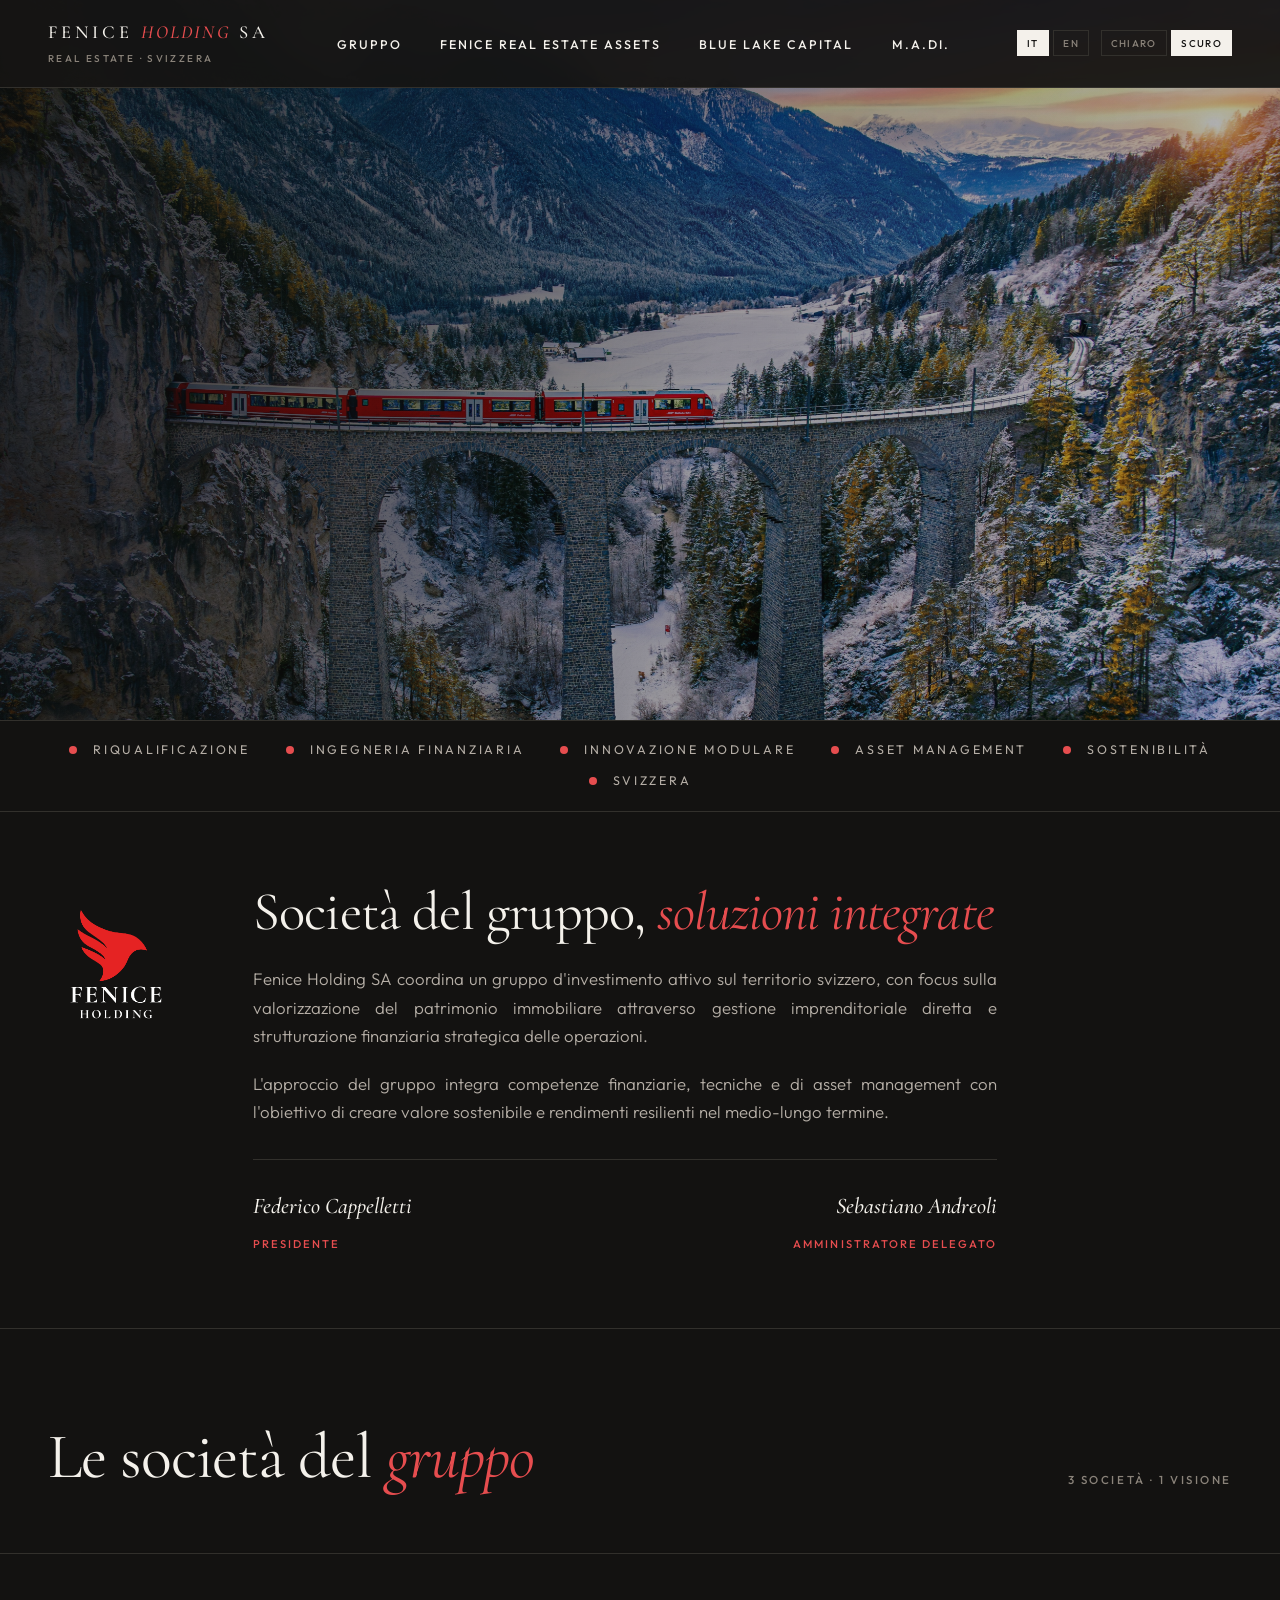
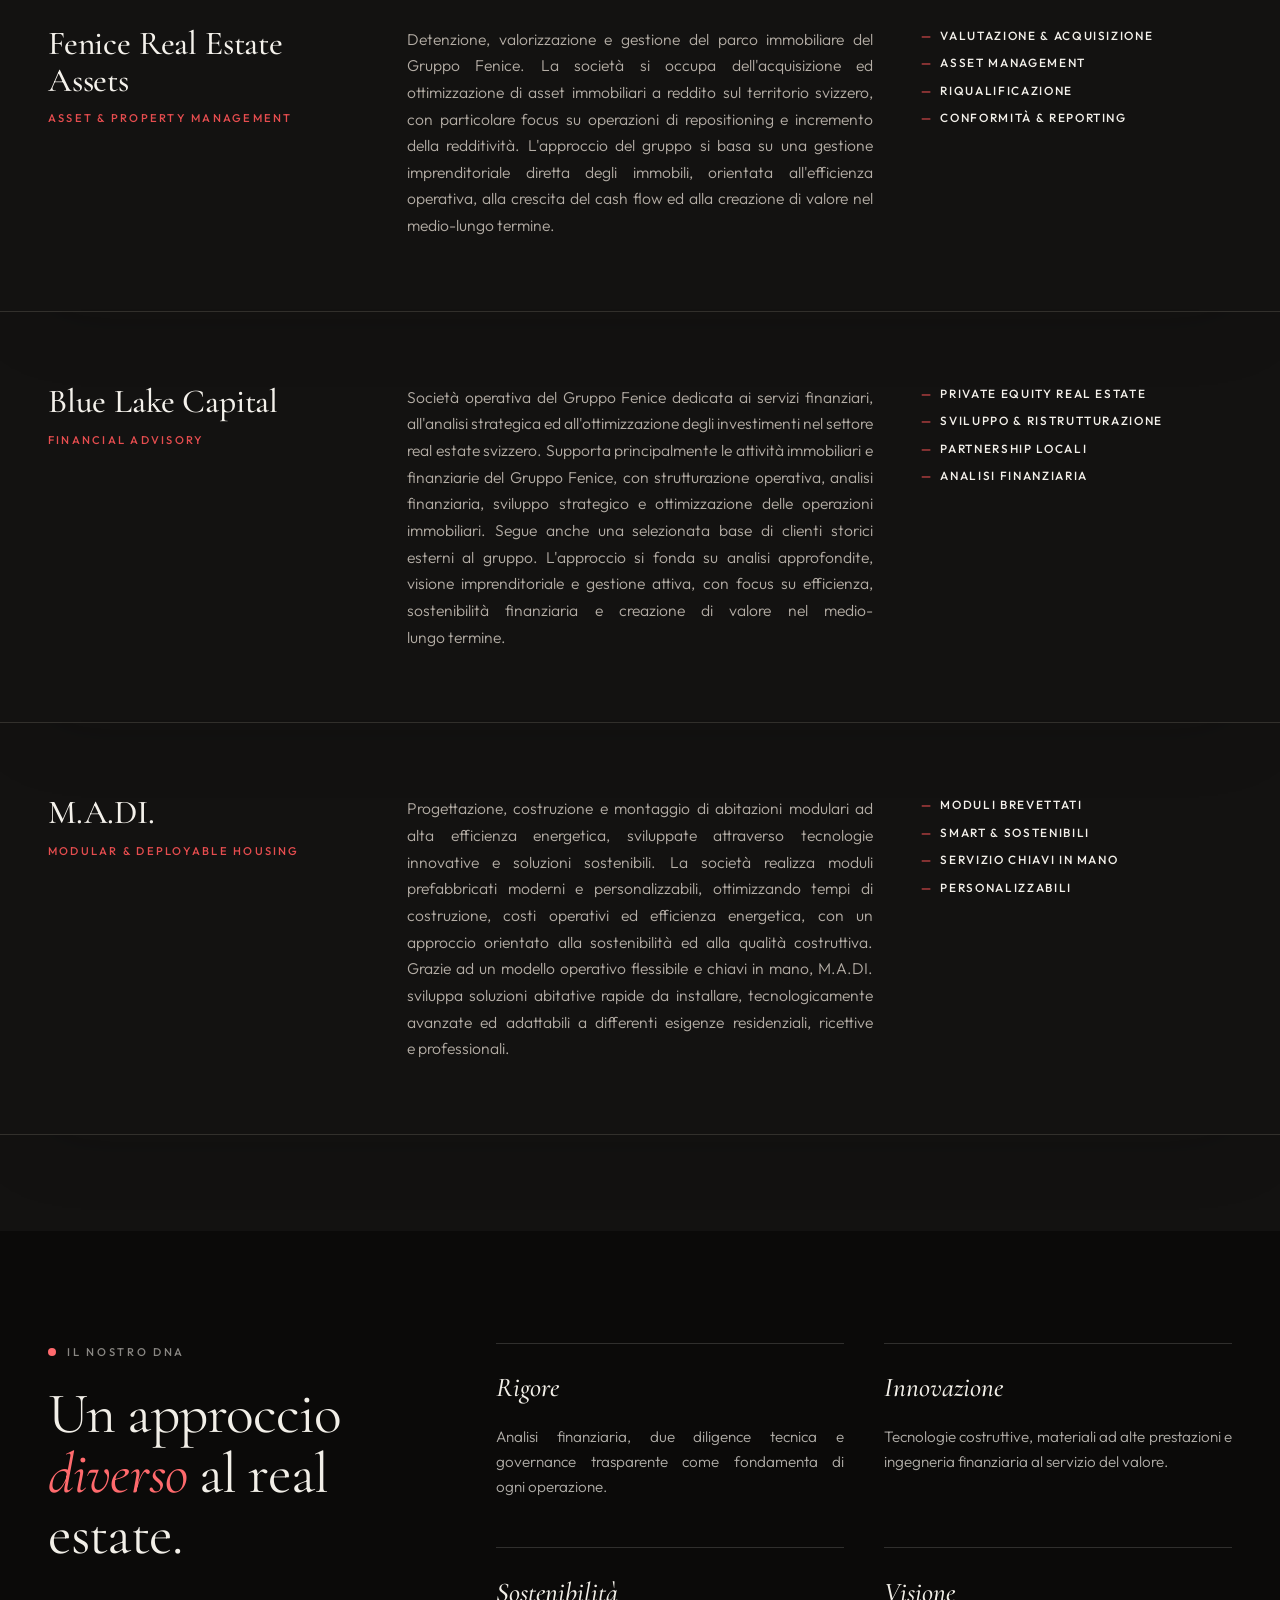
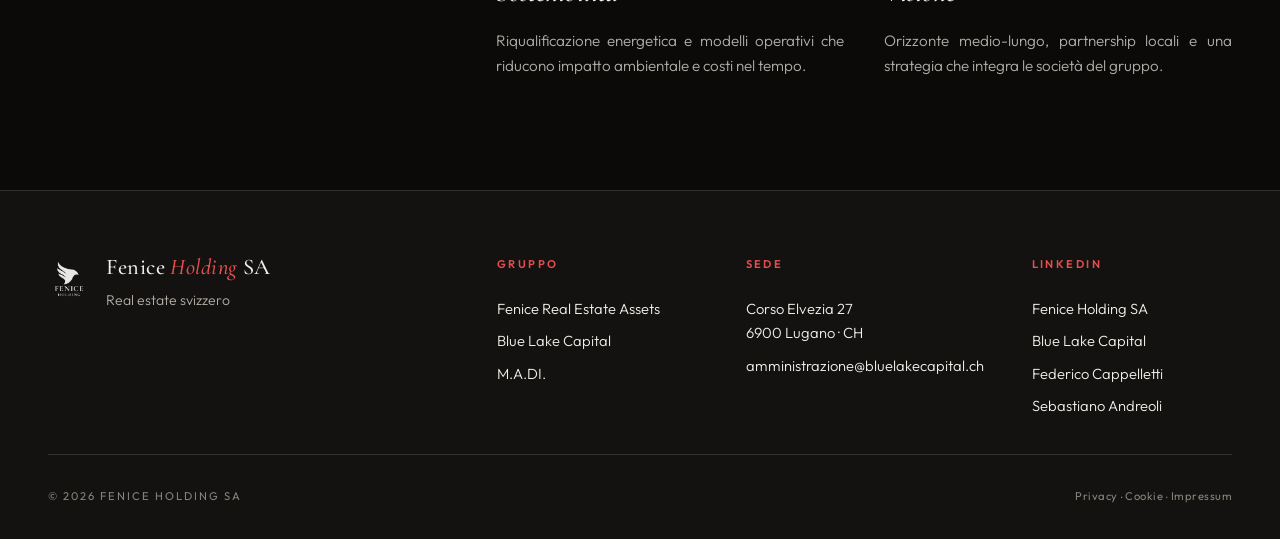
<file: index.html>
<!DOCTYPE html>
<html lang="it">
<head>
<meta charset="UTF-8" />
<script>
(function () {
  try {
    if (localStorage.getItem("fenice-theme") !== "light") {
      document.documentElement.setAttribute("data-theme", "dark");
    }
  } catch (e) {
    document.documentElement.setAttribute("data-theme", "dark");
  }
  try {
    if ("scrollRestoration" in history) history.scrollRestoration = "manual";
  } catch (e) {}
  window.addEventListener("load", function () {
    if (location.hash) {
      try { history.replaceState(null, "", location.pathname + location.search); } catch (e) {}
    }
    window.scrollTo({ top: 0, left: 0, behavior: "instant" });
  });
})();
</script>
<meta name="viewport" content="width=device-width, initial-scale=1.0" />
<title data-it="Fenice Holding SA — Real Estate Svizzera" data-en="Fenice Holding SA — Swiss Real Estate">Fenice Holding SA — Real Estate Svizzera</title>
<meta name="description" content="Fenice Holding SA — Valore aggiunto nel real estate svizzero attraverso riqualificazione, ingegneria finanziaria e innovazione modulare." />
<meta property="og:type" content="website" />
<meta property="og:site_name" content="Fenice Holding SA" />
<meta property="og:locale" content="it_CH" />
<meta property="og:url" content="https://feniceholding.ch/" />
<meta property="og:title" content="Fenice Holding SA — Real Estate Svizzera" />
<meta property="og:description" content="Valore aggiunto nel real estate svizzero attraverso riqualificazione, ingegneria finanziaria e innovazione modulare." />
<meta property="og:image" content="https://feniceholding.ch/assets/og-image.jpg" />
<meta property="og:image:secure_url" content="https://feniceholding.ch/assets/og-image.jpg" />
<meta property="og:image:type" content="image/jpeg" />
<meta property="og:image:width" content="1200" />
<meta property="og:image:height" content="630" />
<meta property="og:image:alt" content="Fenice Holding SA" />
<meta name="twitter:card" content="summary_large_image" />
<meta name="twitter:title" content="Fenice Holding SA — Real Estate Svizzera" />
<meta name="twitter:description" content="Valore aggiunto nel real estate svizzero attraverso riqualificazione, ingegneria finanziaria e innovazione modulare." />
<meta name="twitter:image" content="https://feniceholding.ch/assets/og-image.jpg" />
<link rel="canonical" href="https://feniceholding.ch/" />
<meta name="robots" content="index,follow,max-image-preview:large" />
<meta name="theme-color" content="#0e0e0e" />
<link rel="icon" type="image/png" sizes="32x32" href="/assets/favicon-32.png" />
<link rel="icon" type="image/png" sizes="16x16" href="/assets/favicon-16.png" />
<link rel="icon" type="image/png" sizes="48x48" href="/assets/favicon-48.png" />
<link rel="apple-touch-icon" sizes="180x180" href="/assets/apple-touch-icon.png" />
<link rel="manifest" href="/site.webmanifest" />
<script type="application/ld+json">
{
  "@context": "https://schema.org",
  "@type": "Organization",
  "name": "Fenice Holding SA",
  "alternateName": "Fenice Holding",
  "url": "https://feniceholding.ch/",
  "logo": "https://feniceholding.ch/assets/fenice-logo.png",
  "image": "https://feniceholding.ch/assets/og-image.jpg",
  "description": "Fenice Holding SA — valore aggiunto nel real estate svizzero attraverso riqualificazione, ingegneria finanziaria e innovazione modulare.",
  "email": "amministrazione@bluelakecapital.ch",
  "address": {
    "@type": "PostalAddress",
    "streetAddress": "Corso Elvezia 27",
    "postalCode": "6900",
    "addressLocality": "Lugano",
    "addressCountry": "CH"
  },
  "areaServed": "CH",
  "sameAs": [
    "https://www.linkedin.com/company/fenice-holding-sa"
  ],
  "subOrganization": [
    { "@type": "Organization", "name": "Fenice Real Estate Assets" },
    { "@type": "Organization", "name": "Blue Lake Capital" },
    { "@type": "Organization", "name": "M.A.DI." }
  ]
}
</script>
<link rel="preconnect" href="https://fonts.googleapis.com">
<link rel="preconnect" href="https://fonts.gstatic.com" crossorigin>
<link href="https://fonts.googleapis.com/css2?family=Cormorant+Garamond:ital,wght@0,300;0,400;0,500;0,600;0,700;1,400;1,500&family=Outfit:wght@200;300;400;500;600;700&display=swap" rel="stylesheet">
<style>
  :root {
    /* Brand */
    --paper: #fbfaf7;
    --paper-warm: #f4f0e8;
    --ink: #0e0e0e;
    --ink-soft: #5a5450;
    --ink-mute: #8a8580;
    --red: #DA3233;          /* Official Fenice red */
    --red-deep: #a8232a;
    --red-soft: #f5e1e0;
    --rule: #e8e3dc;
    --rule-soft: #f0ebe2;
    --topbar-bg: rgba(251, 250, 247, 0.92);
    --values-bg: #0e0e0e;
    --values-fg: #fbfaf7;
    --values-muted: rgba(251, 250, 247, 0.7);
    --values-dim: rgba(251, 250, 247, 0.6);
    --values-rule: rgba(251, 250, 247, 0.18);
    --values-accent: #ff5a60;
  }

  * { margin: 0; padding: 0; box-sizing: border-box; }

  .sr-only {
    position: absolute !important;
    width: 1px; height: 1px;
    padding: 0; margin: -1px;
    overflow: hidden; clip: rect(0, 0, 0, 0);
    white-space: nowrap; border: 0;
  }
  html {
    scroll-behavior: smooth;
    scroll-padding-top: 6rem;
    max-width: 100%;
  }
  body {
    font-family: 'Outfit', sans-serif;
    background: var(--paper);
    color: var(--ink);
    font-weight: 300;
    line-height: 1.65;
    overflow-x: hidden;
    -webkit-font-smoothing: antialiased;
    text-rendering: optimizeLegibility;
  }
  p,
  .company-body,
  .hero-lede,
  .value-item p,
  .footer-brand-block .info p {
    text-align: justify;
    text-wrap: pretty;
  }

  /* ============ TOP BAR ============ */
  .topbar {
    position: fixed; top: 0; left: 0; right: 0; z-index: 100;
    display: grid;
    grid-template-columns: auto 1fr auto;
    align-items: center;
    gap: 1rem;
    padding: 1.2rem 3rem;
    background: var(--topbar-bg);
    backdrop-filter: blur(14px);
    border-bottom: 1px solid var(--rule);
  }
  .brand {
    display: block;
    text-decoration: none; color: var(--ink);
  }
  .brand-lockup { display: block; }
  .brand-lockup__title {
    font-family: 'Cormorant Garamond', serif;
    font-size: clamp(0.95rem, 2.5vw, 1.15rem);
    font-weight: 500;
    letter-spacing: 0.22em;
    text-transform: uppercase;
    line-height: 1.15;
  }
  .brand-lockup__title em {
    font-style: italic;
    font-weight: 500;
    color: var(--red);
    letter-spacing: 0.12em;
  }
  .brand-lockup__tag {
    display: block;
    font-family: 'Outfit', sans-serif;
    font-size: 0.62rem;
    letter-spacing: 0.24em;
    text-transform: uppercase;
    color: var(--ink-mute);
    font-weight: 500;
    margin-top: 0.35rem;
  }
  nav { justify-self: center; }
  nav ul { display: flex; gap: 2.4rem; list-style: none; }
  nav a {
    text-decoration: none; color: var(--ink); font-size: 0.78rem;
    letter-spacing: 0.16em; text-transform: uppercase; font-weight: 500;
    transition: color .3s; position: relative;
    padding: 0.5rem 0;
  }
  nav a:hover { color: var(--red); }
  nav a::after {
    content:''; position:absolute; bottom:0; left:0; width:0; height:1px;
    background: var(--red); transition: width .4s ease;
  }
  nav a:hover::after { width: 100%; }
  .nav-tools {
    justify-self: end;
    display: flex;
    align-items: center;
    gap: 0.75rem;
    flex-wrap: wrap;
  }
  .lang-switch,
  .theme-switch { display: inline-flex; gap: 0.3rem; }
  .lang-btn {
    border: 1px solid var(--rule);
    background: transparent;
    color: var(--ink-mute);
    font-family: 'Outfit', sans-serif;
    font-size: 0.62rem;
    letter-spacing: 0.14em;
    text-transform: uppercase;
    padding: 0.35rem 0.55rem;
    cursor: pointer;
    font-weight: 500;
  }
  .lang-btn[aria-pressed="true"] {
    background: var(--ink);
    color: var(--paper);
    border-color: var(--ink);
  }
  .nav-mobile { display: none; }
  .nav-toggle { display: none; }

  [data-io] {
    opacity: 0;
    transform: translateY(1rem);
    transition: opacity 0.7s ease, transform 0.7s ease;
  }
  [data-io].is-inview {
    opacity: 1;
    transform: translateY(0);
  }
  @media (prefers-reduced-motion: reduce) {
    [data-io] {
      opacity: 1 !important;
      transform: none !important;
      transition: none !important;
    }
  }

  /* ============ HERO (full-bleed cover) ============ */
  .hero {
    position: relative;
    padding: 0;
    margin: 0;
    min-width: 0;
  }
  .hero[data-io]:not(.is-inview) {
    opacity: 0;
    transform: none;
    transition: opacity 0.75s ease;
  }
  .hero[data-io].is-inview {
    opacity: 1;
    transform: none;
    transition: opacity 0.75s ease;
  }
  .hero-cover {
    position: relative;
    width: 100%;
    aspect-ratio: 16 / 9;
    max-height: 92vh;
    display: flex;
    align-items: flex-end;
    overflow: hidden;
  }
  .hero-cover__stage {
    position: absolute;
    inset: 0;
  }
  .hero-cover__media {
    position: absolute;
    inset: 0;
    background: url(assets/hero-bernina-train.jpg) center top / cover no-repeat;
    z-index: 0;
    transform: translateZ(0);
  }
  .hero-cover__veil {
    position: absolute;
    inset: 0;
    background:
      linear-gradient(
        105deg,
        rgba(14,14,14,0.82) 0%,
        rgba(14,14,14,0.58) 32%,
        rgba(14,14,14,0.28) 55%,
        rgba(14,14,14,0.12) 100%
      ),
      rgba(14,14,14,0.18);
    z-index: 1;
    pointer-events: none;
  }
  .eyebrow {
    font-family: 'Outfit', sans-serif; font-size: 0.72rem;
    letter-spacing: 0.24em; text-transform: uppercase; color: var(--red);
    display: flex; align-items: center; gap: 0.8rem; margin-bottom: 2rem;
    font-weight: 500;
  }
  .eyebrow::before {
    content: ''; width: 32px; height: 1px; background: var(--red);
  }
  .hero .display,
  .hero h1.display {
    font-family: 'Cormorant Garamond', serif;
    font-size: clamp(2.6rem, 6vw, 5.5rem);
    line-height: 0.98; font-weight: 400; letter-spacing: -0.02em;
    color: #fbfaf7;
    margin-bottom: 1.5rem;
    max-width: 14ch;
    overflow-wrap: break-word;
    text-shadow: 0 2px 24px rgba(0, 0, 0, 0.35);
  }
  .hero h1.display em {
    font-style: italic; color: #ff6b6e; font-weight: 400;
  }
  .hero-lede {
    font-size: 1.05rem; max-width: 34rem;
    color: rgba(251, 250, 247, 0.9);
    margin-bottom: 2rem; font-weight: 300; line-height: 1.6;
  }
  .hero-copy {
    min-width: 0;
    max-width: 40rem;
    overflow-wrap: break-word;
  }
  .hero .eyebrow { color: #ff8a8c; }
  .hero .eyebrow::before { background: var(--red); }
  .hero-actions { display: flex; gap: 1.2rem; align-items: center; flex-wrap: wrap; }
  .btn {
    padding: 1rem 1.8rem; border: 1px solid var(--ink);
    background: var(--ink); color: var(--paper);
    text-decoration: none; font-size: 0.76rem; letter-spacing: 0.18em;
    text-transform: uppercase; transition: all .3s ease;
    font-weight: 500; font-family: 'Outfit', sans-serif;
    display: inline-flex; align-items: center; gap: 0.6rem;
  }
  .btn:hover { background: var(--red); border-color: var(--red); }
  .btn-ghost {
    background: transparent; color: var(--ink); border-color: var(--ink);
  }
  .btn-ghost:hover { background: var(--ink); color: var(--paper); }
  .hero .btn {
    background: #fbfaf7;
    color: var(--ink);
    border-color: #fbfaf7;
  }
  .hero .btn:hover {
    background: var(--red);
    border-color: var(--red);
    color: #fbfaf7;
  }
  .btn svg { transition: transform .3s; }
  .btn:hover svg { transform: translateX(3px); }

  /* ============ STRIP ============ */
  .strip {
    position: relative;
    z-index: 2;
    border-top: 1px solid var(--rule);
    border-bottom: 1px solid var(--rule);
    padding: 1.2rem 3rem;
    background: var(--paper);
  }
  .strip-track {
    display: flex;
    flex-wrap: wrap;
    justify-content: center;
    align-items: center;
    gap: 0.65rem 2.25rem;
    max-width: 1500px;
    margin: 0 auto;
    font-family: 'Outfit', sans-serif;
    font-size: 0.78rem;
    letter-spacing: 0.22em;
    text-transform: uppercase;
    color: var(--ink-soft);
    font-weight: 400;
  }
  .strip-track span { display: flex; align-items: center; gap: 1rem; white-space: nowrap; }
  .strip-track span::before {
    content: ''; width: 8px; height: 8px; background: var(--red);
    border-radius: 50%; flex-shrink: 0;
  }

  /* ============ INTRO ============ */
  .intro {
    padding: 4.5rem 3rem;
    border-bottom: 1px solid var(--rule);
  }
  .intro__inner {
    max-width: 1500px;
    margin: 0 auto;
    display: grid;
    grid-template-columns: clamp(7.5rem, 11vw, 9.75rem) minmax(0, 1fr);
    column-gap: clamp(2rem, 5vw, 4rem);
    align-items: start;
  }
  .intro-lockup {
    padding-top: 0.2rem;
  }
  .intro-lockup__logo {
    display: block;
    width: clamp(6.75rem, 11vw, 8.5rem);
    height: auto;
  }
  .intro-lockup__logo--dark { display: none; }
  html[data-theme="dark"] .intro-lockup__logo--light { display: none; }
  html[data-theme="dark"] .intro-lockup__logo--dark { display: block; }
  .intro__copy {
    min-width: 0;
  }
  .section-label {
    font-family: 'Outfit', sans-serif; font-size: 0.7rem;
    letter-spacing: 0.24em; text-transform: uppercase; color: var(--ink-soft);
    font-weight: 500;
  }
  .section-label .dot {
    display: inline-block; width: 8px; height: 8px; background: var(--red);
    border-radius: 50%; margin-right: 0.7rem; vertical-align: middle;
  }
  .intro__copy h2 {
    font-family: 'Cormorant Garamond', serif; font-size: 3.4rem;
    font-weight: 400; line-height: 1.05; letter-spacing: -0.015em;
    margin: 0 0 1.5rem;
    max-width: 47rem;
    text-wrap: balance;
  }
  .intro__copy h2 em { color: var(--red); font-style: italic; }
  .intro__copy p {
    font-size: 1.05rem; max-width: 46.5rem; color: var(--ink-soft);
    margin-bottom: 1.2rem; line-height: 1.7;
  }
  .intro__copy p:last-of-type { margin-bottom: 0; }
  .leadership {
    margin-top: 2rem;
    display: grid; grid-template-columns: 1fr 1fr; gap: 1.5rem;
    padding-top: 1.75rem; border-top: 1px solid var(--rule); max-width: 46.5rem;
  }
  .leadership .leader-card:last-child { text-align: right; }
  .leader-name {
    font-family: 'Cormorant Garamond', serif; font-size: 1.4rem;
    font-style: italic; color: var(--ink); display: block; margin-bottom: 0.2rem;
    font-weight: 500;
  }
  .leader-role {
    font-family: 'Outfit', sans-serif; font-size: 0.7rem;
    letter-spacing: 0.18em; text-transform: uppercase; color: var(--red);
    font-weight: 500;
  }
  .leader-card a.leader-name {
    text-decoration: none;
    color: inherit;
    transition: color 0.25s ease;
    border-bottom: 1px solid transparent;
  }
  .leader-card a.leader-name:hover {
    color: var(--red);
    border-bottom-color: rgba(218, 50, 51, 0.35);
  }

  /* ============ COMPANIES ============ */
  .companies {
    padding: 6rem 0;
    max-width: 1500px;
    margin: 0 auto;
    perspective: 1400px;
    perspective-origin: 50% 0%;
  }
  .companies-header {
    padding: 0 3rem 4rem;
    display: flex; justify-content: space-between; align-items: end;
    border-bottom: 1px solid var(--rule); margin-bottom: 0;
    gap: 3rem;
  }
  .companies-header h2 {
    font-family: 'Cormorant Garamond', serif; font-size: clamp(2.4rem, 5vw, 4.2rem);
    font-weight: 400; line-height: 1; letter-spacing: -0.015em;
  }
  .companies-header h2 em { color: var(--red); font-style: italic; }
  .companies-header .meta {
    font-family: 'Outfit', sans-serif; font-size: 0.72rem;
    letter-spacing: 0.22em; text-transform: uppercase; color: var(--ink-mute);
    text-align: right; font-weight: 500;
  }

  .company {
    border-bottom: 1px solid var(--rule);
    padding: 4.5rem 3rem;
    display: grid;
    grid-template-columns: minmax(0, 1fr) minmax(0, 1.5fr) minmax(0, 1fr);
    gap: 3rem;
    align-items: start;
    position: relative;
    overflow: hidden;
    transform-style: preserve-3d;
    transform-origin: 50% 0%;
  }
  /* Own entrance + 3D: avoids fighting generic [data-io] transition/opacity */
  .company[data-io]:not(.is-inview) {
    opacity: 0;
    transform: rotateX(15deg) translateY(64px) translateZ(-48px) scale(0.96);
    box-shadow: 0 0 0 rgba(14,14,14,0);
    transition:
      opacity 0.75s ease,
      transform 1.05s cubic-bezier(0.16, 1, 0.3, 1),
      background 0.5s ease,
      box-shadow 0.6s ease;
  }
  .company[data-io].is-inview {
    opacity: 1;
    transform: rotateX(var(--fenice-tilt-x, 0deg)) translateY(0) translateZ(0) scale(1);
    box-shadow: 0 36px 70px -30px rgba(14,14,14,0.14);
    transition:
      opacity 0.75s ease,
      transform 1.05s cubic-bezier(0.16, 1, 0.3, 1),
      background 0.5s ease,
      box-shadow 0.6s ease;
  }
  @media (prefers-reduced-motion: reduce) {
    .company[data-io]:not(.is-inview),
    .company[data-io].is-inview,
    .company:hover {
      opacity: 1 !important;
      transform: none !important;
      box-shadow: none !important;
      transition: none !important;
    }
    .values[data-io].is-inview .value-item:hover,
    .leader-card:hover {
      transform: none !important;
      box-shadow: none !important;
    }
  }
  .company:hover {
    background: var(--paper-warm);
    transform: rotateX(var(--fenice-tilt-x, 0deg)) translateY(-4px) translateZ(12px) scale(1.01);
    box-shadow: 0 42px 80px -28px rgba(14,14,14,0.18);
  }
  .company:hover .company-num { color: var(--red); transform: translateX(4px); }

  .company-num { display: none; }
  .company-name {
    font-family: 'Cormorant Garamond', serif; font-size: 2.1rem;
    font-weight: 500; letter-spacing: -0.005em; line-height: 1.1;
  }
  .company-name span {
    display: block; font-family: 'Outfit', sans-serif; font-size: 0.7rem;
    letter-spacing: 0.2em; text-transform: uppercase; color: var(--red);
    margin-top: 0.8rem; font-weight: 500;
  }
  .company-body {
    font-size: 0.98rem; color: var(--ink-soft); line-height: 1.7;
    font-weight: 300;
  }
  .company-tags {
    display: flex; flex-direction: column; gap: 0.5rem;
    font-family: 'Outfit', sans-serif; font-size: 0.74rem;
    letter-spacing: 0.14em; text-transform: uppercase; color: var(--ink);
    font-weight: 500;
  }
  .company-tags li {
    list-style: none; padding-left: 1.2rem; position: relative;
  }
  .company-tags li::before {
    content: '—'; position: absolute; left: 0; color: var(--red);
  }

  /* ============ VALUES ============ */
  .values {
    padding: 7rem 3rem;
    background: var(--values-bg);
    color: var(--values-fg);
    display: grid; grid-template-columns: 1fr 2fr; gap: 5rem;
    position: relative; overflow: hidden;
    perspective: 1100px;
    perspective-origin: 50% 20%;
  }
  .values .section-label { color: var(--values-dim); }
  .values h2 {
    font-family: 'Cormorant Garamond', serif; font-size: clamp(2.2rem, 4.5vw, 3.8rem);
    font-weight: 400; line-height: 1.05; letter-spacing: -0.015em;
    margin-bottom: 0; margin-top: 1.4rem;
  }
  .values h2 em { color: var(--values-accent); font-style: italic; }
  .values-grid {
    display: grid; grid-template-columns: repeat(2, 1fr); gap: 3rem 2.5rem;
  }
  .value-item {
    border-top: 1px solid var(--values-rule); padding-top: 1.4rem;
    transform: translateY(36px) rotateX(10deg);
    transform-origin: 50% 0%;
    transform-style: preserve-3d;
    opacity: 0.35;
    transition: transform 0.85s cubic-bezier(0.16, 1, 0.3, 1), opacity 0.75s ease, box-shadow 0.4s ease;
  }
  .values[data-io].is-inview .value-item {
    transform: translateY(0) rotateX(0deg) translateZ(0);
    opacity: 1;
  }
  .values[data-io].is-inview .value-item:hover {
    transform: translateY(-6px) rotateX(-6deg) rotateY(3deg) translateZ(18px);
    box-shadow: 0 20px 40px -20px rgba(0, 0, 0, 0.45);
  }
  .leader-card {
    transform-style: preserve-3d;
    transition: transform 0.45s cubic-bezier(0.16, 1, 0.3, 1), box-shadow 0.45s ease;
    border-radius: 2px;
  }
  .leader-card:hover {
    transform: translateY(-4px) rotateX(-4deg) translateZ(10px);
    box-shadow: 0 16px 32px -18px rgba(14, 14, 14, 0.12);
  }
  .values[data-io].is-inview .value-item:nth-child(1) { transition-delay: 0.05s; }
  .values[data-io].is-inview .value-item:nth-child(2) { transition-delay: 0.12s; }
  .values[data-io].is-inview .value-item:nth-child(3) { transition-delay: 0.19s; }
  .values[data-io].is-inview .value-item:nth-child(4) { transition-delay: 0.26s; }
  .value-item .num { display: none; }
  .value-item h3 {
    font-family: 'Cormorant Garamond', serif; font-size: 1.7rem;
    font-weight: 500; font-style: italic; margin-bottom: 0.8rem;
  }
  .value-item p {
    font-size: 0.95rem; color: var(--values-muted); line-height: 1.65;
    font-weight: 300;
  }
  /* ============ CTA ============ */
  .cta {
    padding: 7rem 3rem;
    background: linear-gradient(180deg, var(--paper) 0%, var(--paper-warm) 100%);
    text-align: center;
    position: relative;
  }
  .cta-inner {
    max-width: 50rem; margin: 0 auto;
  }
  .cta h2 {
    font-family: 'Cormorant Garamond', serif;
    font-size: clamp(2.4rem, 5vw, 4rem);
    font-weight: 400; line-height: 1.05; letter-spacing: -0.015em;
    margin: 1.5rem 0 1.5rem;
  }
  .cta h2 em { color: var(--red); font-style: italic; }
  .cta p {
    font-size: 1.1rem; color: var(--ink-soft); margin-bottom: 1.75rem;
    font-weight: 300;
  }
  .cta-actions {
    display: flex;
    flex-direction: column;
    align-items: center;
    gap: 1rem;
  }
  .btn-cta {
    display: inline-flex;
    align-items: center;
    gap: 0.65rem;
    padding: 1rem 2.25rem;
    border: 1.5px solid var(--ink);
    background: var(--paper);
    color: var(--ink);
    text-decoration: none;
    font-size: 0.78rem;
    letter-spacing: 0.2em;
    text-transform: uppercase;
    font-weight: 500;
    font-family: 'Outfit', sans-serif;
    transition: background 0.3s ease, color 0.3s ease, border-color 0.3s ease, transform 0.25s ease;
  }
  .btn-cta:hover {
    background: var(--ink);
    color: var(--paper);
    border-color: var(--ink);
    transform: translateY(-2px);
  }
  .btn-cta svg {
    transition: transform 0.3s ease;
  }
  .btn-cta:hover svg {
    transform: translateX(4px);
  }
  .cta-mail {
    font-size: 0.92rem;
    color: var(--ink-mute);
    text-decoration: none;
    border-bottom: 1px solid var(--rule);
    padding-bottom: 0.15rem;
    transition: color 0.2s ease, border-color 0.2s ease;
  }
  .cta-mail:hover {
    color: var(--red);
    border-color: var(--red);
  }

  /* ============ FOOTER ============ */
  footer {
    padding: 4rem 3rem 2rem;
    border-top: 1px solid var(--rule);
    background: var(--paper);
  }
  .footer-grid {
    display: grid; grid-template-columns: 2fr 1fr 1fr 1fr; gap: 3rem;
    max-width: 1500px; margin: 0 auto;
  }
  .footer-brand-block { display: flex; align-items: flex-start; gap: 1rem; }
  .footer-brand-block img { height: 48px; width: auto; flex-shrink: 0; }
  .footer-brand-block .info {
    font-family: 'Cormorant Garamond', serif;
  }
  .footer-brand-block .name { font-size: 1.4rem; font-weight: 500; line-height: 1.1; letter-spacing: 0.02em; }
  .footer-brand-block .name em { color: var(--red); font-style: italic; }
  .footer-brand-block p {
    font-size: 0.88rem; color: var(--ink-soft); margin-top: 0.6rem;
    font-family: 'Outfit', sans-serif; font-weight: 300; line-height: 1.55;
  }
  .foot-col h4 {
    font-family: 'Outfit', sans-serif; font-size: 0.7rem;
    letter-spacing: 0.22em; text-transform: uppercase; color: var(--red);
    margin-bottom: 1.2rem; font-weight: 600;
  }
  .foot-col a, .foot-col p {
    display: block; color: var(--ink); text-decoration: none;
    font-size: 0.92rem; padding: 0.25rem 0;
    transition: color .3s, padding .3s;
    font-weight: 300;
  }
  .foot-col a:hover { color: var(--red); padding-left: 0.4rem; }
  .footer-base {
    max-width: 1500px; margin: 2rem auto 0;
    padding-top: 2rem;
    border-top: 1px solid var(--rule);
    display: flex; justify-content: space-between;
    font-family: 'Outfit', sans-serif; font-size: 0.7rem;
    letter-spacing: 0.18em; text-transform: uppercase; color: var(--ink-mute);
    font-weight: 400;
  }
  .footer-legal {
    display: inline-flex;
    flex-wrap: wrap;
    align-items: center;
    gap: 0.2rem;
    text-transform: none;
    letter-spacing: 0.04em;
  }
  .footer-legal a {
    color: var(--ink-mute);
    text-decoration: none;
    border-bottom: 1px solid transparent;
    transition: color 0.2s ease, border-color 0.2s ease;
  }
  .footer-legal a:hover {
    color: var(--red);
    border-bottom-color: rgba(218, 50, 51, 0.35);
  }

  @media (max-width: 900px) {
    .topbar {
      position: relative; top: auto;
      padding: 0.9rem 1.5rem;
      grid-template-columns: 1fr auto;
      align-items: center; justify-items: stretch;
      gap: 0.5rem 1rem;
    }
    .brand { grid-column: 1; grid-row: 1; justify-self: start; }
    .brand-lockup__title { font-size: 0.95rem; letter-spacing: 0.16em; }
    .nav-toggle {
      display: inline-flex; flex-direction: column; justify-content: center; gap: 5px;
      grid-column: 2; grid-row: 1; justify-self: end;
      width: 42px; height: 42px; padding: 9px;
      background: none; border: 0; cursor: pointer;
    }
    .nav-toggle__bar {
      display: block; width: 100%; height: 2px; background: var(--ink);
      transition: transform 0.3s ease, opacity 0.2s ease;
    }
    .topbar.is-open .nav-toggle__bar:nth-child(1) { transform: translateY(7px) rotate(45deg); }
    .topbar.is-open .nav-toggle__bar:nth-child(2) { opacity: 0; }
    .topbar.is-open .nav-toggle__bar:nth-child(3) { transform: translateY(-7px) rotate(-45deg); }
    nav { grid-column: 1 / -1; grid-row: 2; width: 100%; display: none; }
    .nav-tools { grid-column: 1 / -1; grid-row: 3; justify-self: start; display: none; }
    .topbar.is-open nav { display: block; }
    .topbar.is-open .nav-tools { display: flex; gap: 0.75rem; margin-top: 0.25rem; }
    nav ul { flex-direction: column; align-items: stretch; gap: 0; width: 100%; }
    nav li { border-top: 1px solid var(--rule-soft); }
    nav a { display: block; padding: 0.85rem 0; font-size: 0.8rem; letter-spacing: 0.12em; }
    .hero-cover { aspect-ratio: 16 / 9; max-height: none; }
    html { scroll-padding-top: 1.5rem; }
    .hero-cover__content { padding: 6.5rem 1.5rem 2rem; }
    .hero h1.display { max-width: none; }
    .strip { padding: 1.1rem 1.25rem; }
    .strip-track { gap: 0.5rem 1.1rem; font-size: 0.6rem; letter-spacing: 0.1em; }
    .strip-track span { gap: 0.6rem; }
    .strip-track span::before { width: 6px; height: 6px; }
    .intro { padding: 3rem 1.5rem; }
    .intro__inner {
      grid-template-columns: 1fr;
      gap: 1.25rem;
      justify-items: center;
      text-align: center;
    }
    .intro-lockup { padding-top: 0; }
    .intro-lockup__logo { width: clamp(6rem, 28vw, 7.5rem); margin: 0 auto; }
    .intro__copy { text-align: center; }
    .intro__copy h2 { font-size: clamp(2rem, 7vw, 2.75rem); margin-bottom: 1.25rem; }
    .intro__copy p { text-align: center; }
    .leadership {
      grid-template-columns: 1fr;
      gap: 1.25rem;
      justify-items: center;
      text-align: center;
    }
    .leadership .leader-card,
    .leadership .leader-card:last-child,
    .leadership .leader-name,
    .leadership .leader-role { text-align: center; }
    .values, .cta { grid-template-columns: 1fr; }
    .values, .cta { padding: 4rem 1.5rem; gap: 2rem; }
    .companies-header { padding: 0 1.5rem 3rem; flex-direction: column; gap: 1rem; align-items: start; }
    .companies-header .meta { text-align: left; }
    .company { grid-template-columns: 1fr; padding: 3rem 1.5rem; gap: 1.5rem; }
    .values-grid { grid-template-columns: 1fr; gap: 2rem; }
    .footer-grid { grid-template-columns: 1fr 1fr; gap: 2rem; }
    .footer-brand-block { grid-column: 1 / -1; }
    footer { padding: 3rem 1.5rem 1.5rem; }
    .footer-base { flex-direction: column; gap: 0.8rem; }
  }

  @media (max-width: 560px) {
    .footer-grid { grid-template-columns: 1fr; gap: 1.75rem; }
    .footer-brand-block {
      align-items: center; gap: 0.85rem;
      padding-bottom: 1.5rem; border-bottom: 1px solid var(--rule-soft);
    }
    .footer-brand-block img { height: 40px; }
    .foot-col h4 { margin-bottom: 0.6rem; }
    .footer-base { align-items: flex-start; text-align: left; }
  }
</style>
<link rel="stylesheet" href="theme.css" />
</head>
<body>

<header class="topbar">
  <a href="#top" class="brand" aria-label="Fenice Holding">
    <div class="brand-lockup">
      <span class="brand-lockup__title" data-it-html="Fenice &lt;em&gt;Holding&lt;/em&gt; SA" data-en-html="Fenice &lt;em&gt;Holding&lt;/em&gt; SA">Fenice <em>Holding</em> SA</span>
      <span class="brand-lockup__tag" data-it="Real Estate · Svizzera" data-en="Real Estate · Switzerland">Real Estate · Svizzera</span>
    </div>
  </a>
  <button type="button" class="nav-toggle" aria-label="Menu" aria-expanded="false" aria-controls="site-nav">
    <span class="nav-toggle__bar"></span>
    <span class="nav-toggle__bar"></span>
    <span class="nav-toggle__bar"></span>
  </button>
  <nav id="site-nav">
    <ul>
      <li><a href="#gruppo" data-it="Gruppo" data-en="Group">Gruppo</a></li>
      <li><a href="#fenice-re" data-it="Fenice Real Estate Assets" data-en="Fenice Real Estate Assets">Fenice Real Estate Assets</a></li>
      <li><a href="#blue-lake" data-it="Blue Lake Capital" data-en="Blue Lake Capital">Blue Lake Capital</a></li>
      <li><a href="#madi" data-it="M.A.DI." data-en="M.A.DI.">M.A.DI.</a></li>
    </ul>
  </nav>
  <div class="nav-tools">
    <div class="lang-switch" aria-label="Lingua">
      <button type="button" class="lang-btn" data-lang="it" aria-pressed="true">IT</button>
      <button type="button" class="lang-btn" data-lang="en" aria-pressed="false">EN</button>
    </div>
    <div class="theme-switch" role="group" aria-label="Tema">
      <button type="button" class="lang-btn" data-theme="light" data-it="Chiaro" data-en="Light" aria-pressed="true">Chiaro</button>
      <button type="button" class="lang-btn" data-theme="dark" data-it="Scuro" data-en="Dark" aria-pressed="false">Scuro</button>
    </div>
  </div>
</header>

<section class="hero" id="top" data-io>
  <h1 class="sr-only" data-it="Fenice Holding SA — Real estate svizzero: riqualificazione, ingegneria finanziaria e innovazione modulare" data-en="Fenice Holding SA — Swiss real estate: retrofitting, financial engineering and modular innovation">Fenice Holding SA — Real estate svizzero: riqualificazione, ingegneria finanziaria e innovazione modulare</h1>
  <div class="hero-cover" role="img" aria-label="Treno rosso sul viadotto — Svizzera">
    <div class="hero-cover__stage" aria-hidden="true">
      <div class="hero-cover__media"></div>
      <div class="hero-cover__veil"></div>
    </div>
  </div>
</section>

<div class="strip" data-io>
  <div class="strip-track">
    <span data-it="Riqualificazione" data-en="Retrofitting">Riqualificazione</span><span data-it="Ingegneria finanziaria" data-en="Financial engineering">Ingegneria finanziaria</span><span data-it="Innovazione modulare" data-en="Modular innovation">Innovazione modulare</span>
    <span data-it="Asset Management" data-en="Asset management">Asset Management</span><span data-it="Sostenibilità" data-en="Sustainability">Sostenibilità</span><span data-it="Svizzera" data-en="Switzerland">Svizzera</span>
  </div>
</div>

<section class="intro" id="gruppo" data-io>
  <div class="intro__inner">
    <div class="intro-lockup" aria-label="Fenice Holding">
      <img
        class="intro-lockup__logo intro-lockup__logo--light"
        src="assets/fenice-logo.png"
        width="1063"
        height="1206"
        alt="Fenice Holding"
      />
      <img
        class="intro-lockup__logo intro-lockup__logo--dark"
        src="assets/fenice-logo-white.png"
        width="1063"
        height="1206"
        alt=""
        aria-hidden="true"
      />
    </div>
    <div class="intro__copy">
      <h2 data-it-html="Società del gruppo, &lt;em&gt;soluzioni integrate&lt;/em&gt;" data-en-html="Group companies, &lt;em&gt;integrated solutions&lt;/em&gt;">Società del gruppo, <em>soluzioni integrate</em></h2>
      <p data-it="Fenice Holding SA coordina un gruppo d&#39;investimento attivo sul territorio svizzero, con focus sulla valorizzazione del patrimonio immobiliare attraverso gestione imprenditoriale diretta e strutturazione finanziaria strategica delle operazioni." data-en="Fenice Holding SA coordinates an investment group active across Switzerland, focused on enhancing real estate assets through direct entrepreneurial management and strategic financial structuring of operations.">
        Fenice Holding SA coordina un gruppo d'investimento attivo sul territorio svizzero, con focus sulla valorizzazione del patrimonio immobiliare attraverso gestione imprenditoriale diretta e strutturazione finanziaria strategica delle operazioni.
      </p>
      <p data-it="L&#39;approccio del gruppo integra competenze finanziarie, tecniche e di asset management con l&#39;obiettivo di creare valore sostenibile e rendimenti resilienti nel medio-lungo termine." data-en="The group's approach combines financial, technical and asset management expertise to create sustainable value and resilient medium- to long-term returns.">
        L'approccio del gruppo integra competenze finanziarie, tecniche e di asset management con l'obiettivo di creare valore sostenibile e rendimenti resilienti nel medio-lungo termine.
      </p>
      <div class="leadership">
        <div class="leader-card">
          <a class="leader-name" href="https://www.linkedin.com/in/federico-cappelletti-7187551b8/" target="_blank" rel="noopener noreferrer">Federico Cappelletti</a>
          <span class="leader-role" data-it="Presidente" data-en="Chairman">Presidente</span>
        </div>
        <div class="leader-card">
          <a class="leader-name" href="https://ch.linkedin.com/in/sebastianoandreoli" target="_blank" rel="noopener noreferrer">Sebastiano Andreoli</a>
          <span class="leader-role" data-it="Amministratore Delegato" data-en="CEO">Amministratore Delegato</span>
        </div>
      </div>
    </div>
  </div>
</section>

<section class="companies">
  <div class="companies-header" data-io>
    <h2 data-it-html="Le società del &lt;em&gt;gruppo&lt;/em&gt;" data-en-html="The group &lt;em&gt;companies&lt;/em&gt;">Le società del <em>gruppo</em></h2>
    <div class="meta" data-it="3 società · 1 visione" data-en="3 companies · 1 vision">3 società · 1 visione</div>
  </div>

  <article class="company" id="fenice-re" data-io>
    <div>
      <div class="company-name">Fenice Real Estate Assets <span>Asset & Property Management</span></div>
    </div>
    <p class="company-body" data-it="Detenzione, valorizzazione e gestione del parco immobiliare del Gruppo Fenice. La società si occupa dell&#39;acquisizione ed ottimizzazione di asset immobiliari a reddito sul territorio svizzero, con particolare focus su operazioni di repositioning e incremento della redditività. L&#39;approccio del gruppo si basa su una gestione imprenditoriale diretta degli immobili, orientata all&#39;efficienza operativa, alla crescita del cash flow ed alla creazione di valore nel medio-lungo termine." data-en="Ownership, enhancement and management of the Fenice Group real estate portfolio. The company acquires and optimises income-producing assets in Switzerland, with a focus on repositioning and yield improvement. The group&#39;s approach is based on direct entrepreneurial property management, targeting operational efficiency, cash flow growth and medium- to long-term value creation.">
      Detenzione, valorizzazione e gestione del parco immobiliare del Gruppo Fenice. La società si occupa
      dell'acquisizione ed ottimizzazione di asset immobiliari a reddito sul territorio svizzero, con particolare
      focus su operazioni di repositioning e incremento della redditività. L'approccio del gruppo si basa su una
      gestione imprenditoriale diretta degli immobili, orientata all'efficienza operativa, alla crescita del cash flow
      ed alla creazione di valore nel medio-lungo termine.
    </p>
    <ul class="company-tags">
      <li data-it="Valutazione & Acquisizione" data-en="Valuation & acquisition">Valutazione & Acquisizione</li>
      <li data-it="Asset Management" data-en="Asset management">Asset Management</li>
      <li data-it="Riqualificazione" data-en="Retrofitting">Riqualificazione</li>
      <li data-it="Conformità & Reporting" data-en="Compliance & reporting">Conformità & Reporting</li>
    </ul>
  </article>

  <article class="company" id="blue-lake" data-io data-io-delay="50">
    <div>
      <div class="company-name">Blue Lake Capital <span data-it="Financial Advisory" data-en="Financial Advisory">Financial Advisory</span></div>
    </div>
    <p class="company-body" data-it="Società operativa del Gruppo Fenice dedicata ai servizi finanziari, all&#39;analisi strategica ed all&#39;ottimizzazione degli investimenti nel settore real estate svizzero. Supporta principalmente le attività immobiliari e finanziarie del Gruppo Fenice, con strutturazione operativa, analisi finanziaria, sviluppo strategico e ottimizzazione delle operazioni immobiliari. Segue anche una selezionata base di clienti storici esterni al gruppo. L&#39;approccio si fonda su analisi approfondite, visione imprenditoriale e gestione attiva, con focus su efficienza, sostenibilità finanziaria e creazione di valore nel medio-lungo termine." data-en="An operating company of the Fenice Group focused on financial services, strategic analysis and optimisation of investments in Swiss real estate. It primarily supports the Group&#39;s real estate and financial activities through operational structuring, financial analysis, strategic development and transaction optimisation, while also serving a select base of longstanding external clients. The approach is grounded in rigorous analysis, entrepreneurial vision and active management, with a focus on efficiency, financial sustainability and medium- to long-term value creation.">
      Società operativa del Gruppo Fenice dedicata ai servizi finanziari, all'analisi strategica ed
      all'ottimizzazione degli investimenti nel settore real estate svizzero. Supporta principalmente le
      attività immobiliari e finanziarie del Gruppo Fenice, con strutturazione operativa, analisi finanziaria,
      sviluppo strategico e ottimizzazione delle operazioni immobiliari. Segue anche una selezionata base di
      clienti storici esterni al gruppo. L'approccio si fonda su analisi approfondite, visione imprenditoriale e
      gestione attiva, con focus su efficienza, sostenibilità finanziaria e creazione di valore nel medio-lungo termine.
    </p>
    <ul class="company-tags">
      <li data-it="Private Equity Real Estate" data-en="Private equity real estate">Private Equity Real Estate</li>
      <li data-it="Sviluppo & Ristrutturazione" data-en="Development & restructuring">Sviluppo & Ristrutturazione</li>
      <li data-it="Partnership Locali" data-en="Local partnerships">Partnership Locali</li>
      <li data-it="Analisi Finanziaria" data-en="Financial analysis">Analisi Finanziaria</li>
    </ul>
  </article>

  <article class="company" id="madi" data-io data-io-delay="100">
    <div>
      <div class="company-name">M.A.DI. <span>Modular & Deployable Housing</span></div>
    </div>
    <p class="company-body" data-it="Progettazione, costruzione e montaggio di abitazioni modulari ad alta efficienza energetica, sviluppate attraverso tecnologie innovative e soluzioni sostenibili. La società realizza moduli prefabbricati moderni e personalizzabili, ottimizzando tempi di costruzione, costi operativi ed efficienza energetica, con un approccio orientato alla sostenibilità ed alla qualità costruttiva. Grazie ad un modello operativo flessibile e chiavi in mano, M.A.DI. sviluppa soluzioni abitative rapide da installare, tecnologicamente avanzate ed adattabili a differenti esigenze residenziali, ricettive e professionali." data-en="Design, construction and assembly of modular homes with high energy efficiency, developed through innovative technologies and sustainable solutions. The company delivers modern, customizable prefabricated modules, optimizing construction timelines, operating costs and energy performance with a sustainability- and quality-driven approach. Thanks to a flexible turnkey operating model, M.A.DI. develops housing solutions that are quick to install, technologically advanced and adaptable to different residential, hospitality and professional needs.">
      Progettazione, costruzione e montaggio di abitazioni modulari ad alta efficienza energetica, sviluppate attraverso tecnologie innovative e soluzioni sostenibili. La società realizza moduli prefabbricati moderni e personalizzabili, ottimizzando tempi di costruzione, costi operativi ed efficienza energetica, con un approccio orientato alla sostenibilità ed alla qualità costruttiva. Grazie ad un modello operativo flessibile e chiavi in mano, M.A.DI. sviluppa soluzioni abitative rapide da installare, tecnologicamente avanzate ed adattabili a differenti esigenze residenziali, ricettive e professionali.
    </p>
    <ul class="company-tags">
      <li data-it="Moduli Brevettati" data-en="Patented modules">Moduli Brevettati</li>
      <li data-it="Smart & Sostenibili" data-en="Smart & sustainable">Smart & Sostenibili</li>
      <li data-it="Servizio Chiavi in Mano" data-en="Turnkey service">Servizio Chiavi in Mano</li>
      <li data-it="Personalizzabili" data-en="Customisable">Personalizzabili</li>
    </ul>
  </article>
</section>

<section class="values" data-io>
  <div>
    <div class="section-label" style="display:flex; align-items:center; gap:0.7rem;">
      <span style="display:inline-block; width:8px; height:8px; background: var(--values-accent); border-radius:50%;"></span>
      <span data-it="Il nostro DNA" data-en="Our DNA">Il nostro DNA</span>
    </div>
    <h2 data-it-html="Un approccio &lt;em&gt;diverso&lt;/em&gt; al real estate." data-en-html="A &lt;em&gt;different&lt;/em&gt; approach to real estate.">Un approccio <em>diverso</em> al real estate.</h2>
  </div>
  <div class="values-grid">
    <div class="value-item">
      <h3 data-it="Rigore" data-en="Rigour">Rigore</h3>
      <p data-it="Analisi finanziaria, due diligence tecnica e governance trasparente come fondamenta di ogni operazione." data-en="Financial analysis, technical due diligence and transparent governance as the foundation of every mandate.">Analisi finanziaria, due diligence tecnica e governance trasparente come fondamenta di ogni operazione.</p>
    </div>
    <div class="value-item">
      <h3 data-it="Innovazione" data-en="Innovation">Innovazione</h3>
      <p data-it="Tecnologie costruttive, materiali ad alte prestazioni e ingegneria finanziaria al servizio del valore." data-en="Construction technologies, high-performance materials and financial engineering in service of value.">Tecnologie costruttive, materiali ad alte prestazioni e ingegneria finanziaria al servizio del valore.</p>
    </div>
    <div class="value-item">
      <h3 data-it="Sostenibilità" data-en="Sustainability">Sostenibilità</h3>
      <p data-it="Riqualificazione energetica e modelli operativi che riducono impatto ambientale e costi nel tempo." data-en="Energy retrofit and operating models that reduce environmental impact and lifecycle costs.">Riqualificazione energetica e modelli operativi che riducono impatto ambientale e costi nel tempo.</p>
    </div>
    <div class="value-item">
      <h3 data-it="Visione" data-en="Vision">Visione</h3>
      <p data-it="Orizzonte medio-lungo, partnership locali e una strategia che integra le società del gruppo." data-en="Medium- to long-term horizon, local partnerships and a strategy that integrates the group companies.">Orizzonte medio-lungo, partnership locali e una strategia che integra le società del gruppo.</p>
    </div>
  </div>
</section>

<footer id="contatti" data-io>
  <div class="footer-grid">
    <div class="footer-brand-block">
      <img src="assets/fenice-logo.png" alt="" />
      <div class="info">
        <div class="name">Fenice <em>Holding</em> SA</div>
        <p data-it="Real estate svizzero" data-en="Swiss real estate">Real estate svizzero</p>
      </div>
    </div>
    <div class="foot-col">
      <h4 data-it="Gruppo" data-en="Group">Gruppo</h4>
      <a href="#fenice-re">Fenice Real Estate Assets</a>
      <a href="#blue-lake">Blue Lake Capital</a>
      <a href="#madi">M.A.DI.</a>
    </div>
    <div class="foot-col">
      <h4 data-it="Sede" data-en="Office">Sede</h4>
      <p data-it-html="Corso Elvezia 27&lt;br&gt;6900 Lugano · CH" data-en-html="Corso Elvezia 27&lt;br&gt;6900 Lugano · CH">Corso Elvezia 27<br>6900 Lugano · CH</p>
      <a href="mailto:amministrazione@bluelakecapital.ch">amministrazione@bluelakecapital.ch</a>
    </div>
    <div class="foot-col">
      <h4 data-it="LinkedIn" data-en="LinkedIn">LinkedIn</h4>
      <a href="https://www.linkedin.com/company/fenice-holding-sa" target="_blank" rel="noopener noreferrer" data-it="Fenice Holding SA" data-en="Fenice Holding SA">Fenice Holding SA</a>
      <a href="https://www.linkedin.com/company/blue-lake-capital-sagl" target="_blank" rel="noopener noreferrer" data-it="Blue Lake Capital" data-en="Blue Lake Capital">Blue Lake Capital</a>
      <a href="https://www.linkedin.com/in/federico-cappelletti-7187551b8/" target="_blank" rel="noopener noreferrer">Federico Cappelletti</a>
      <a href="https://ch.linkedin.com/in/sebastianoandreoli" target="_blank" rel="noopener noreferrer">Sebastiano Andreoli</a>
    </div>
  </div>
  <div class="footer-base">
    <span data-it="© 2026 Fenice Holding SA" data-en="© 2026 Fenice Holding SA">© 2026 Fenice Holding SA</span>
    <span class="footer-legal">
      <a href="privacy.html" data-it="Privacy" data-en="Privacy">Privacy</a>
      <span aria-hidden="true"> · </span>
      <a href="cookies.html" data-it="Cookie" data-en="Cookies">Cookie</a>
      <span aria-hidden="true"> · </span>
      <a href="impressum.html" data-it="Impressum" data-en="Imprint">Impressum</a>
    </span>
  </div>
</footer>

<script src="site.js" defer></script>
<script src="webmcp.js" defer></script>
</body>
</html>
</file>
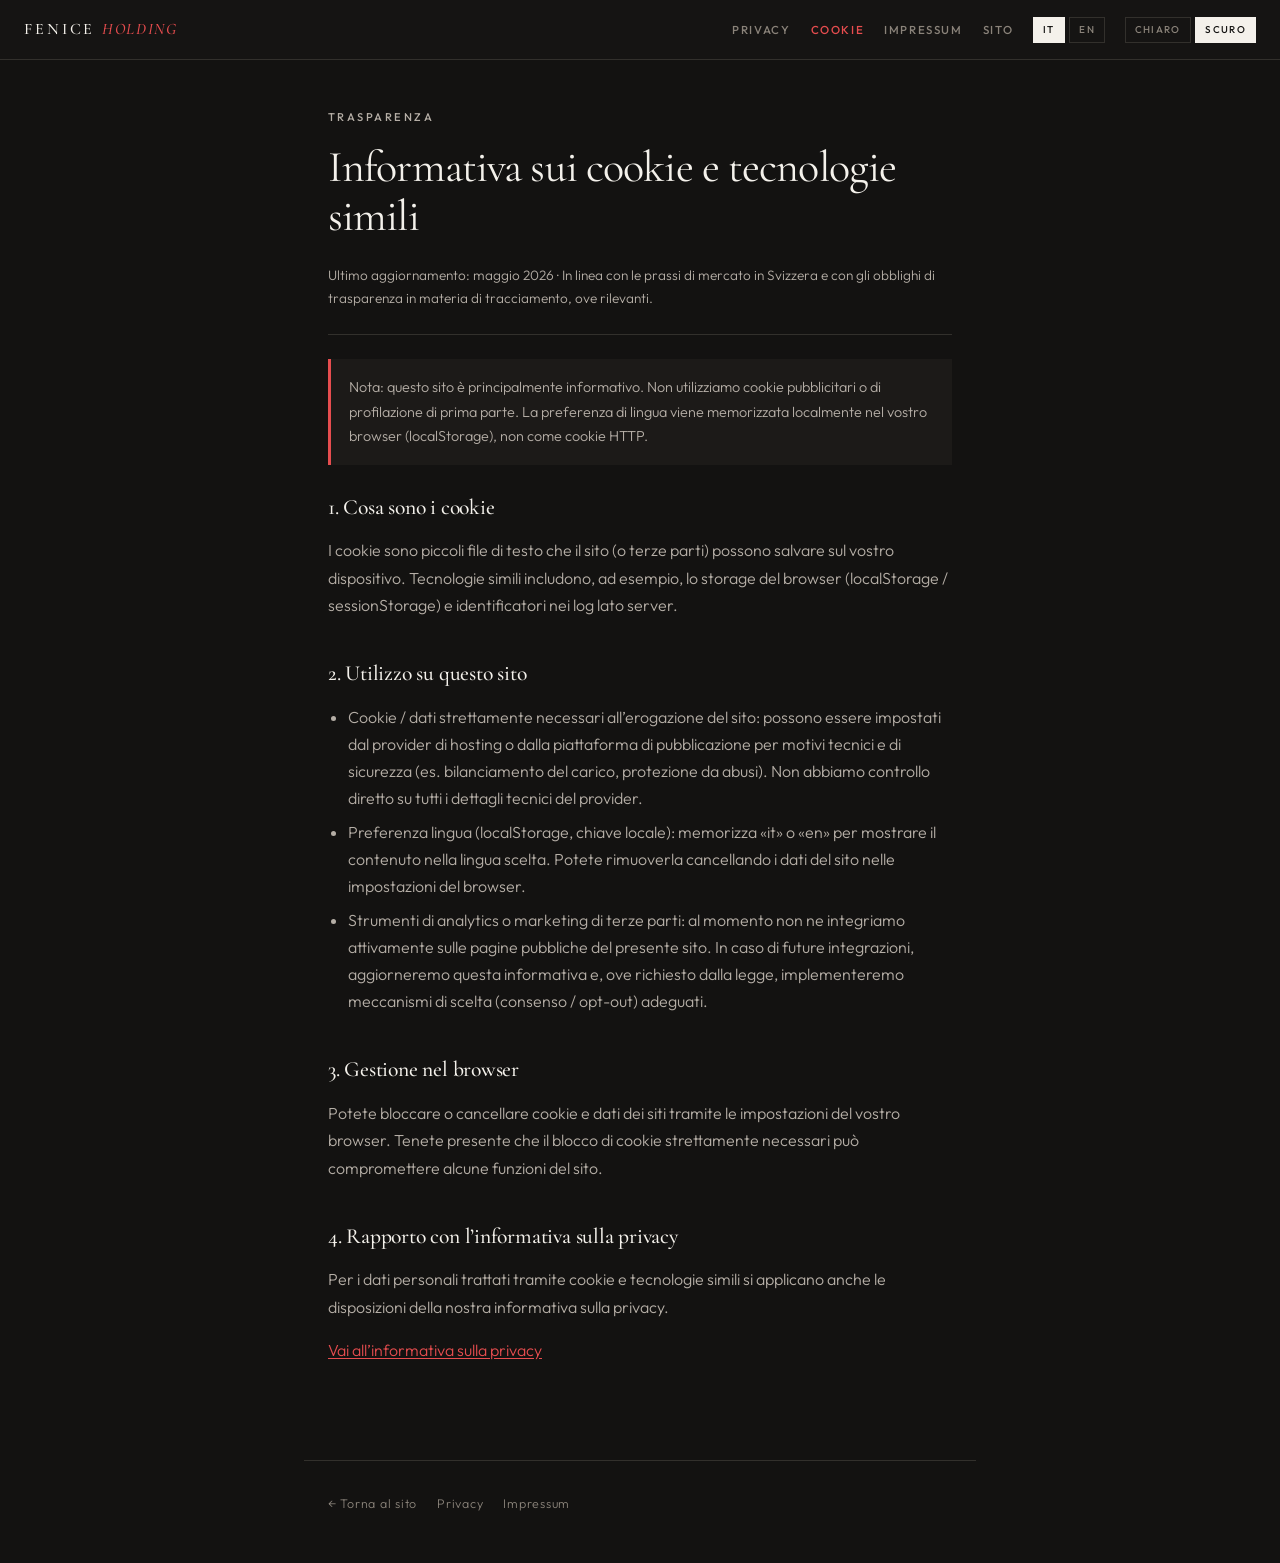
<file: cookies.html>
<!DOCTYPE html>
<html lang="it">
<head>
  <meta charset="UTF-8" />
  <script>
  (function () {
    try {
      if (localStorage.getItem("fenice-theme") !== "light") {
        document.documentElement.setAttribute("data-theme", "dark");
      }
    } catch (e) {
      document.documentElement.setAttribute("data-theme", "dark");
    }
  })();
  </script>
  <meta name="viewport" content="width=device-width, initial-scale=1.0" />
  <title data-it="Informativa sui cookie — Fenice Holding SA" data-en="Cookie notice — Fenice Holding SA">Informativa sui cookie — Fenice Holding SA</title>
  <meta name="robots" content="index,follow" />
  <link rel="canonical" href="https://feniceholding.ch/cookies.html" />
  <meta name="theme-color" content="#0e0e0e" />
  <link rel="icon" type="image/png" sizes="32x32" href="/assets/favicon-32.png" />
  <link rel="icon" type="image/png" sizes="16x16" href="/assets/favicon-16.png" />
  <link rel="apple-touch-icon" sizes="180x180" href="/assets/apple-touch-icon.png" />
  <link rel="manifest" href="/site.webmanifest" />
  <link rel="preconnect" href="https://fonts.googleapis.com" />
  <link rel="preconnect" href="https://fonts.gstatic.com" crossorigin />
  <link href="https://fonts.googleapis.com/css2?family=Cormorant+Garamond:ital,wght@0,400;0,500;0,600;1,400&family=Outfit:wght@300;400;500&display=swap" rel="stylesheet" />
  <link rel="stylesheet" href="legal.css" />
</head>
<body>
  <header class="legal-topbar">
    <a class="brand" href="option-1-editorial.html" data-it-html="Fenice &lt;em&gt;Holding&lt;/em&gt;" data-en-html="Fenice &lt;em&gt;Holding&lt;/em&gt;">Fenice <em>Holding</em></a>
    <div class="legal-topbar__nav">
      <a href="privacy.html" data-it="Privacy" data-en="Privacy">Privacy</a>
      <a href="cookies.html" aria-current="page" data-it="Cookie" data-en="Cookies">Cookie</a>
      <a href="impressum.html" data-it="Impressum" data-en="Imprint">Impressum</a>
      <a href="option-1-editorial.html" data-it="Sito" data-en="Site">Sito</a>
      <div class="lang-switch" aria-label="Language">
        <button type="button" class="lang-btn" data-lang="it" aria-pressed="true">IT</button>
        <button type="button" class="lang-btn" data-lang="en" aria-pressed="false">EN</button>
      </div>
      <div class="theme-switch" role="group" aria-label="Tema">
        <button type="button" class="lang-btn" data-theme="light" data-it="Chiaro" data-en="Light" aria-pressed="true">Chiaro</button>
        <button type="button" class="lang-btn" data-theme="dark" data-it="Scuro" data-en="Dark" aria-pressed="false">Scuro</button>
      </div>
    </div>
  </header>

  <main class="legal-main">
    <p class="legal-kicker" data-it="Trasparenza" data-en="Transparency">Trasparenza</p>
    <h1 data-it="Informativa sui cookie e tecnologie simili" data-en="Cookie and similar technologies notice">Informativa sui cookie e tecnologie simili</h1>
    <p class="legal-updated" data-it="Ultimo aggiornamento: maggio 2026 · In linea con le prassi di mercato in Svizzera e con gli obblighi di trasparenza in materia di tracciamento, ove rilevanti." data-en="Last updated: May 2026 · In line with common practice in Switzerland and transparency obligations regarding tracking, where relevant.">Ultimo aggiornamento: maggio 2026 · In linea con le prassi di mercato in Svizzera e con gli obblighi di trasparenza in materia di tracciamento, ove rilevanti.</p>

    <div class="legal-note" data-it="Nota: questo sito è principalmente informativo. Non utilizziamo cookie pubblicitari o di profilazione di prima parte. La preferenza di lingua viene memorizzata localmente nel vostro browser (localStorage), non come cookie HTTP." data-en="Note: this site is primarily informational. We do not use first-party advertising or profiling cookies. The language preference is stored locally in your browser (localStorage), not as an HTTP cookie.">Nota: questo sito è principalmente informativo. Non utilizziamo cookie pubblicitari o di profilazione di prima parte. La preferenza di lingua viene memorizzata localmente nel vostro browser (localStorage), non come cookie HTTP.</div>

    <h2 data-it="1. Cosa sono i cookie" data-en="1. What cookies are">1. Cosa sono i cookie</h2>
    <p data-it="I cookie sono piccoli file di testo che il sito (o terze parti) possono salvare sul vostro dispositivo. Tecnologie simili includono, ad esempio, lo storage del browser (localStorage / sessionStorage) e identificatori nei log lato server." data-en="Cookies are small text files that the website (or third parties) may store on your device. Similar technologies include, for example, browser storage (localStorage / sessionStorage) and identifiers in server-side logs.">I cookie sono piccoli file di testo che il sito (o terze parti) possono salvare sul vostro dispositivo. Tecnologie simili includono, ad esempio, lo storage del browser (localStorage / sessionStorage) e identificatori nei log lato server.</p>

    <h2 data-it="2. Utilizzo su questo sito" data-en="2. Use on this website">2. Utilizzo su questo sito</h2>
    <ul>
      <li data-it="Cookie / dati strettamente necessari all’erogazione del sito: possono essere impostati dal provider di hosting o dalla piattaforma di pubblicazione per motivi tecnici e di sicurezza (es. bilanciamento del carico, protezione da abusi). Non abbiamo controllo diretto su tutti i dettagli tecnici del provider." data-en="Cookies / data strictly necessary to deliver the site: may be set by the hosting provider or publishing platform for technical and security reasons (e.g. load balancing, abuse protection). We do not have direct control over all technical details of the provider.">Cookie / dati strettamente necessari all’erogazione del sito: possono essere impostati dal provider di hosting o dalla piattaforma di pubblicazione per motivi tecnici e di sicurezza (es. bilanciamento del carico, protezione da abusi). Non abbiamo controllo diretto su tutti i dettagli tecnici del provider.</li>
      <li data-it="Preferenza lingua (localStorage, chiave locale): memorizza «it» o «en» per mostrare il contenuto nella lingua scelta. Potete rimuoverla cancellando i dati del sito nelle impostazioni del browser." data-en="Language preference (localStorage, local key): stores “it” or “en” to display content in your chosen language. You can remove it by clearing site data in your browser settings.">Preferenza lingua (localStorage, chiave locale): memorizza «it» o «en» per mostrare il contenuto nella lingua scelta. Potete rimuoverla cancellando i dati del sito nelle impostazioni del browser.</li>
      <li data-it="Strumenti di analytics o marketing di terze parti: al momento non ne integriamo attivamente sulle pagine pubbliche del presente sito. In caso di future integrazioni, aggiorneremo questa informativa e, ove richiesto dalla legge, implementeremo meccanismi di scelta (consenso / opt-out) adeguati." data-en="Third-party analytics or marketing tools: we do not actively integrate them on the public pages of this site at present. If we add integrations in future, we will update this notice and, where required by law, implement appropriate choice mechanisms (consent / opt-out).">Strumenti di analytics o marketing di terze parti: al momento non ne integriamo attivamente sulle pagine pubbliche del presente sito. In caso di future integrazioni, aggiorneremo questa informativa e, ove richiesto dalla legge, implementeremo meccanismi di scelta (consenso / opt-out) adeguati.</li>
    </ul>

    <h2 data-it="3. Gestione nel browser" data-en="3. Browser controls">3. Gestione nel browser</h2>
    <p data-it="Potete bloccare o cancellare cookie e dati dei siti tramite le impostazioni del vostro browser. Tenete presente che il blocco di cookie strettamente necessari può compromettere alcune funzioni del sito." data-en="You can block or delete cookies and site data via your browser settings. Please note that blocking strictly necessary cookies may impair some site functions.">Potete bloccare o cancellare cookie e dati dei siti tramite le impostazioni del vostro browser. Tenete presente che il blocco di cookie strettamente necessari può compromettere alcune funzioni del sito.</p>

    <h2 data-it="4. Rapporto con l’informativa sulla privacy" data-en="4. Relationship to the privacy notice">4. Rapporto con l’informativa sulla privacy</h2>
    <p data-it="Per i dati personali trattati tramite cookie e tecnologie simili si applicano anche le disposizioni della nostra informativa sulla privacy." data-en="Our privacy notice also applies to personal data processed via cookies and similar technologies.">Per i dati personali trattati tramite cookie e tecnologie simili si applicano anche le disposizioni della nostra informativa sulla privacy.</p>
    <p><a href="privacy.html" data-it="Vai all’informativa sulla privacy" data-en="Go to the privacy notice">Vai all’informativa sulla privacy</a></p>
  </main>

  <footer class="legal-footer">
    <a href="option-1-editorial.html" data-it="← Torna al sito" data-en="← Back to site">← Torna al sito</a>
    <a href="privacy.html" data-it="Privacy" data-en="Privacy">Privacy</a>
    <a href="impressum.html" data-it="Impressum" data-en="Imprint">Impressum</a>
  </footer>

  <script src="site.js" defer></script>
</body>
</html>
</file>
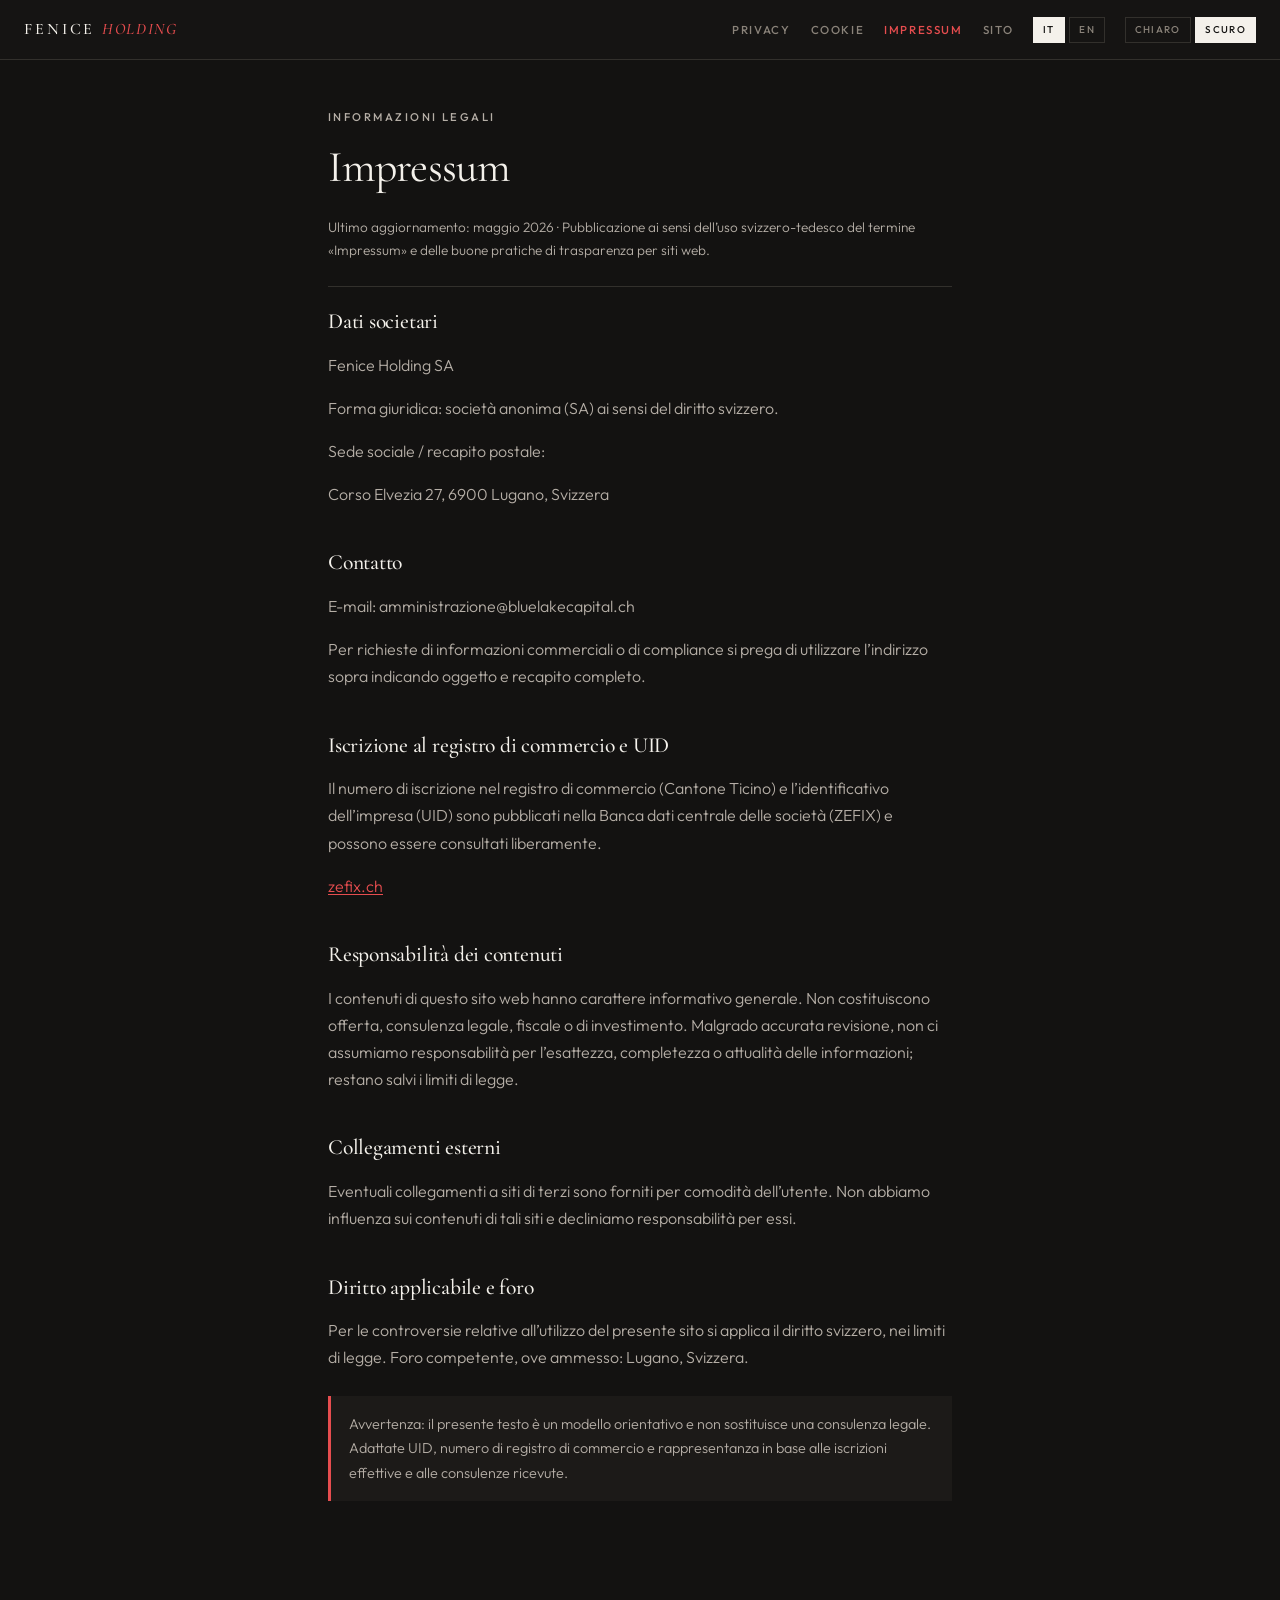
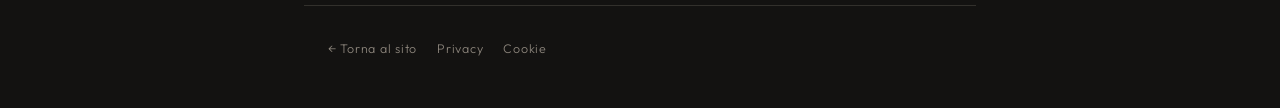
<file: impressum.html>
<!DOCTYPE html>
<html lang="it">
<head>
  <meta charset="UTF-8" />
  <script>
  (function () {
    try {
      if (localStorage.getItem("fenice-theme") !== "light") {
        document.documentElement.setAttribute("data-theme", "dark");
      }
    } catch (e) {
      document.documentElement.setAttribute("data-theme", "dark");
    }
  })();
  </script>
  <meta name="viewport" content="width=device-width, initial-scale=1.0" />
  <title data-it="Impressum — Fenice Holding SA" data-en="Imprint — Fenice Holding SA">Impressum — Fenice Holding SA</title>
  <meta name="robots" content="index,follow" />
  <link rel="canonical" href="https://feniceholding.ch/impressum.html" />
  <meta name="theme-color" content="#0e0e0e" />
  <link rel="icon" type="image/png" sizes="32x32" href="/assets/favicon-32.png" />
  <link rel="icon" type="image/png" sizes="16x16" href="/assets/favicon-16.png" />
  <link rel="apple-touch-icon" sizes="180x180" href="/assets/apple-touch-icon.png" />
  <link rel="manifest" href="/site.webmanifest" />
  <link rel="preconnect" href="https://fonts.googleapis.com" />
  <link rel="preconnect" href="https://fonts.gstatic.com" crossorigin />
  <link href="https://fonts.googleapis.com/css2?family=Cormorant+Garamond:ital,wght@0,400;0,500;0,600;1,400&family=Outfit:wght@300;400;500&display=swap" rel="stylesheet" />
  <link rel="stylesheet" href="legal.css" />
</head>
<body>
  <header class="legal-topbar">
    <a class="brand" href="option-1-editorial.html" data-it-html="Fenice &lt;em&gt;Holding&lt;/em&gt;" data-en-html="Fenice &lt;em&gt;Holding&lt;/em&gt;">Fenice <em>Holding</em></a>
    <div class="legal-topbar__nav">
      <a href="privacy.html" data-it="Privacy" data-en="Privacy">Privacy</a>
      <a href="cookies.html" data-it="Cookie" data-en="Cookies">Cookie</a>
      <a href="impressum.html" aria-current="page" data-it="Impressum" data-en="Imprint">Impressum</a>
      <a href="option-1-editorial.html" data-it="Sito" data-en="Site">Sito</a>
      <div class="lang-switch" aria-label="Language">
        <button type="button" class="lang-btn" data-lang="it" aria-pressed="true">IT</button>
        <button type="button" class="lang-btn" data-lang="en" aria-pressed="false">EN</button>
      </div>
      <div class="theme-switch" role="group" aria-label="Tema">
        <button type="button" class="lang-btn" data-theme="light" data-it="Chiaro" data-en="Light" aria-pressed="true">Chiaro</button>
        <button type="button" class="lang-btn" data-theme="dark" data-it="Scuro" data-en="Dark" aria-pressed="false">Scuro</button>
      </div>
    </div>
  </header>

  <main class="legal-main">
    <p class="legal-kicker" data-it="Informazioni legali" data-en="Legal information">Informazioni legali</p>
    <h1 data-it="Impressum" data-en="Imprint">Impressum</h1>
    <p class="legal-updated" data-it="Ultimo aggiornamento: maggio 2026 · Pubblicazione ai sensi dell’uso svizzero-tedesco del termine «Impressum» e delle buone pratiche di trasparenza per siti web." data-en="Last updated: May 2026 · Published following Swiss–Germanic use of the term “Imprint” and good-practice transparency for websites.">Ultimo aggiornamento: maggio 2026 · Pubblicazione ai sensi dell’uso svizzero-tedesco del termine «Impressum» e delle buone pratiche di trasparenza per siti web.</p>

    <h2 data-it="Dati societari" data-en="Company details">Dati societari</h2>
    <p data-it="Fenice Holding SA" data-en="Fenice Holding SA">Fenice Holding SA</p>
    <p data-it="Forma giuridica: società anonima (SA) ai sensi del diritto svizzero." data-en="Legal form: Swiss stock corporation (AG/SA).">Forma giuridica: società anonima (SA) ai sensi del diritto svizzero.</p>
    <p data-it="Sede sociale / recapito postale:" data-en="Registered office / postal address:">Sede sociale / recapito postale:</p>
    <p data-it="Corso Elvezia 27, 6900 Lugano, Svizzera" data-en="Corso Elvezia 27, 6900 Lugano, Switzerland">Corso Elvezia 27, 6900 Lugano, Svizzera</p>

    <h2 data-it="Contatto" data-en="Contact">Contatto</h2>
    <p data-it="E-mail: amministrazione@bluelakecapital.ch" data-en="Email: amministrazione@bluelakecapital.ch">E-mail: amministrazione@bluelakecapital.ch</p>
    <p data-it="Per richieste di informazioni commerciali o di compliance si prega di utilizzare l’indirizzo sopra indicando oggetto e recapito completo." data-en="For commercial or compliance enquiries, please use the address above with a clear subject line and full return contact details.">Per richieste di informazioni commerciali o di compliance si prega di utilizzare l’indirizzo sopra indicando oggetto e recapito completo.</p>

    <h2 data-it="Iscrizione al registro di commercio e UID" data-en="Commercial register and UID">Iscrizione al registro di commercio e UID</h2>
    <p data-it="Il numero di iscrizione nel registro di commercio (Cantone Ticino) e l’identificativo dell’impresa (UID) sono pubblicati nella Banca dati centrale delle società (ZEFIX) e possono essere consultati liberamente." data-en="The commercial register identification number (Canton Ticino) and the enterprise identification number (UID) are published in the Central Business Name Index (ZEFIX) and can be consulted free of charge.">Il numero di iscrizione nel registro di commercio (Cantone Ticino) e l’identificativo dell’impresa (UID) sono pubblicati nella Banca dati centrale delle società (ZEFIX) e possono essere consultati liberamente.</p>
    <p><a href="https://www.zefix.ch/it/search/entity/welcome" target="_blank" rel="noopener noreferrer">zefix.ch</a></p>

    <h2 data-it="Responsabilità dei contenuti" data-en="Content responsibility">Responsabilità dei contenuti</h2>
    <p data-it="I contenuti di questo sito web hanno carattere informativo generale. Non costituiscono offerta, consulenza legale, fiscale o di investimento. Malgrado accurata revisione, non ci assumiamo responsabilità per l’esattezza, completezza o attualità delle informazioni; restano salvi i limiti di legge." data-en="The content of this website is for general information only. It does not constitute an offer or legal, tax or investment advice. Despite careful review, we assume no responsibility for the accuracy, completeness or timeliness of the information; statutory limitations remain reserved.">I contenuti di questo sito web hanno carattere informativo generale. Non costituiscono offerta, consulenza legale, fiscale o di investimento. Malgrado accurata revisione, non ci assumiamo responsabilità per l’esattezza, completezza o attualità delle informazioni; restano salvi i limiti di legge.</p>

    <h2 data-it="Collegamenti esterni" data-en="External links">Collegamenti esterni</h2>
    <p data-it="Eventuali collegamenti a siti di terzi sono forniti per comodità dell’utente. Non abbiamo influenza sui contenuti di tali siti e decliniamo responsabilità per essi." data-en="Any links to third-party sites are provided for convenience. We have no influence over their content and disclaim responsibility for them.">Eventuali collegamenti a siti di terzi sono forniti per comodità dell’utente. Non abbiamo influenza sui contenuti di tali siti e decliniamo responsabilità per essi.</p>

    <h2 data-it="Diritto applicabile e foro" data-en="Applicable law and venue">Diritto applicabile e foro</h2>
    <p data-it="Per le controversie relative all’utilizzo del presente sito si applica il diritto svizzero, nei limiti di legge. Foro competente, ove ammesso: Lugano, Svizzera." data-en="Swiss law applies to disputes relating to use of this website, within statutory limits. Venue, where permitted: Lugano, Switzerland.">Per le controversie relative all’utilizzo del presente sito si applica il diritto svizzero, nei limiti di legge. Foro competente, ove ammesso: Lugano, Svizzera.</p>

    <div class="legal-note" data-it="Avvertenza: il presente testo è un modello orientativo e non sostituisce una consulenza legale. Adattate UID, numero di registro di commercio e rappresentanza in base alle iscrizioni effettive e alle consulenze ricevute." data-en="Disclaimer: this text is an orientation template and does not replace legal advice. Adapt UID, commercial register number and representation based on your actual registrations and professional advice.">Avvertenza: il presente testo è un modello orientativo e non sostituisce una consulenza legale. Adattate UID, numero di registro di commercio e rappresentanza in base alle iscrizioni effettive e alle consulenze ricevute.</div>
  </main>

  <footer class="legal-footer">
    <a href="option-1-editorial.html" data-it="← Torna al sito" data-en="← Back to site">← Torna al sito</a>
    <a href="privacy.html" data-it="Privacy" data-en="Privacy">Privacy</a>
    <a href="cookies.html" data-it="Cookie" data-en="Cookies">Cookie</a>
  </footer>

  <script src="site.js" defer></script>
</body>
</html>
</file>
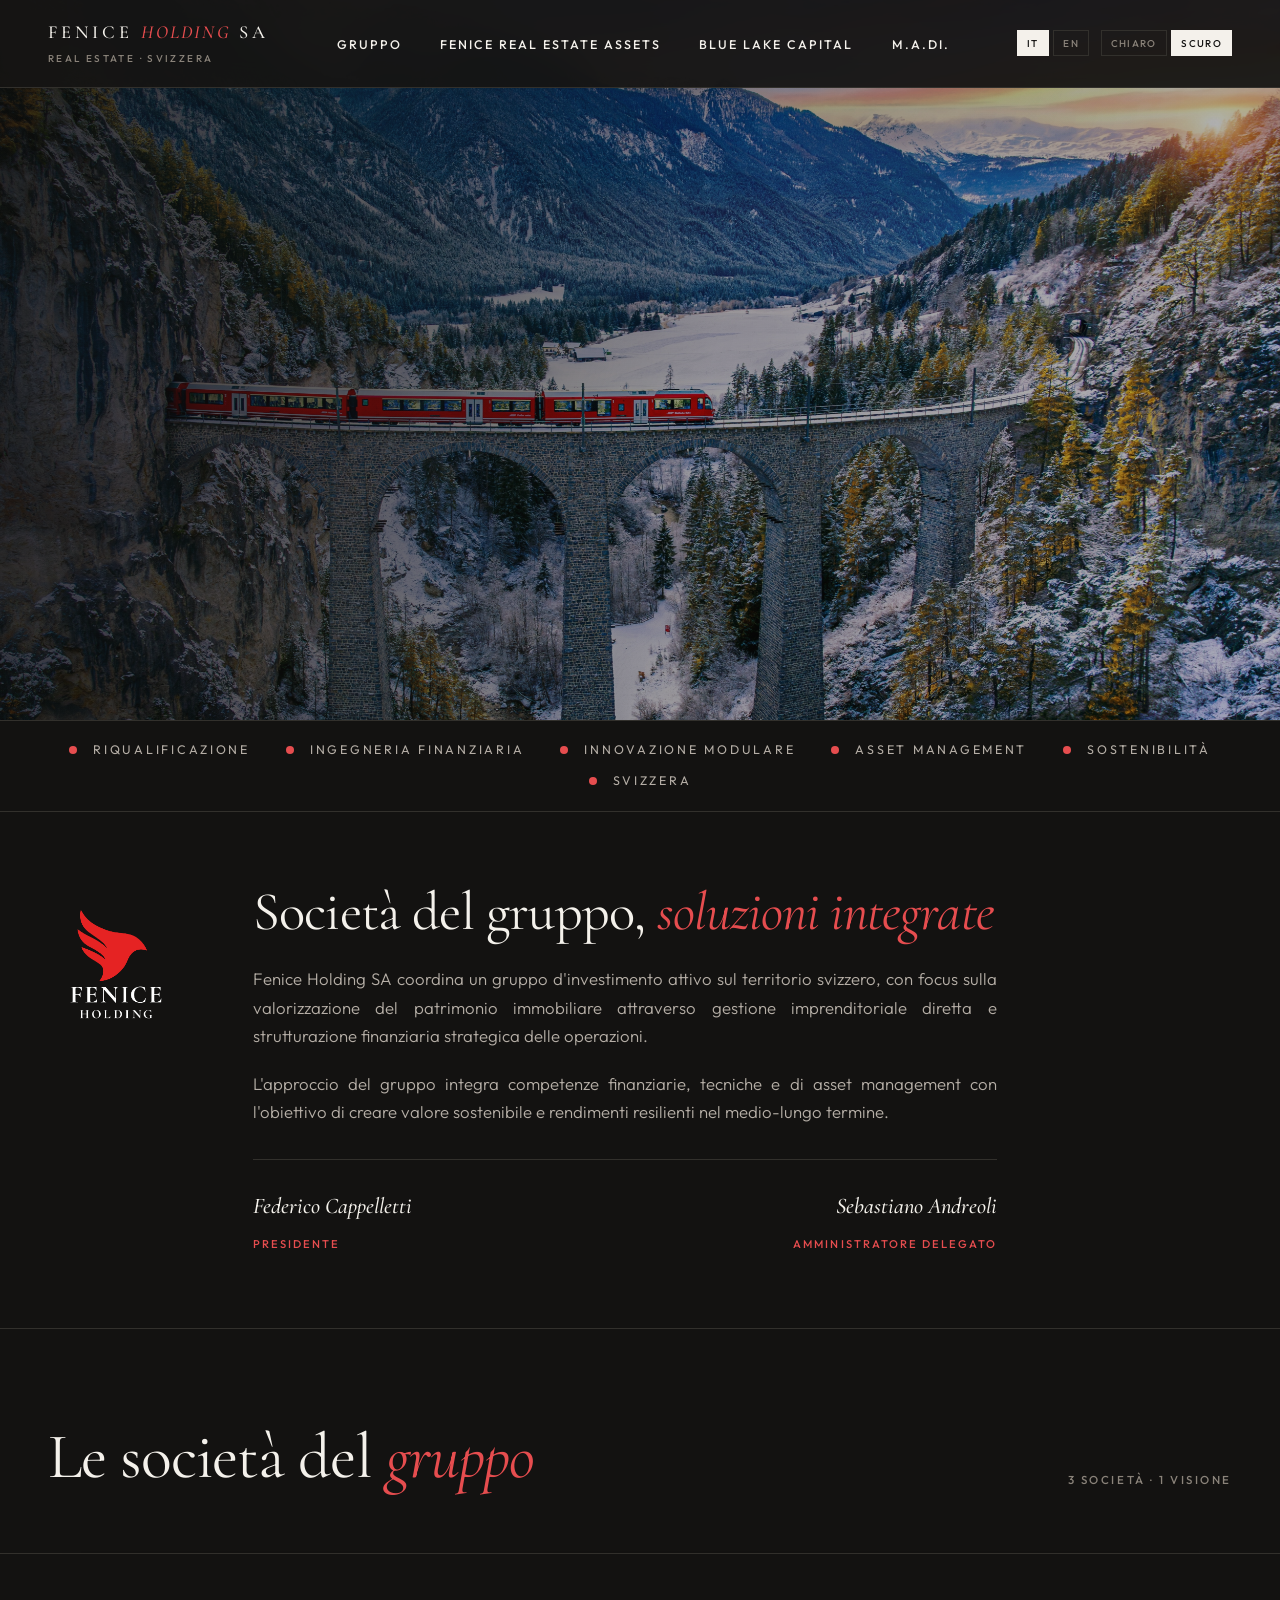
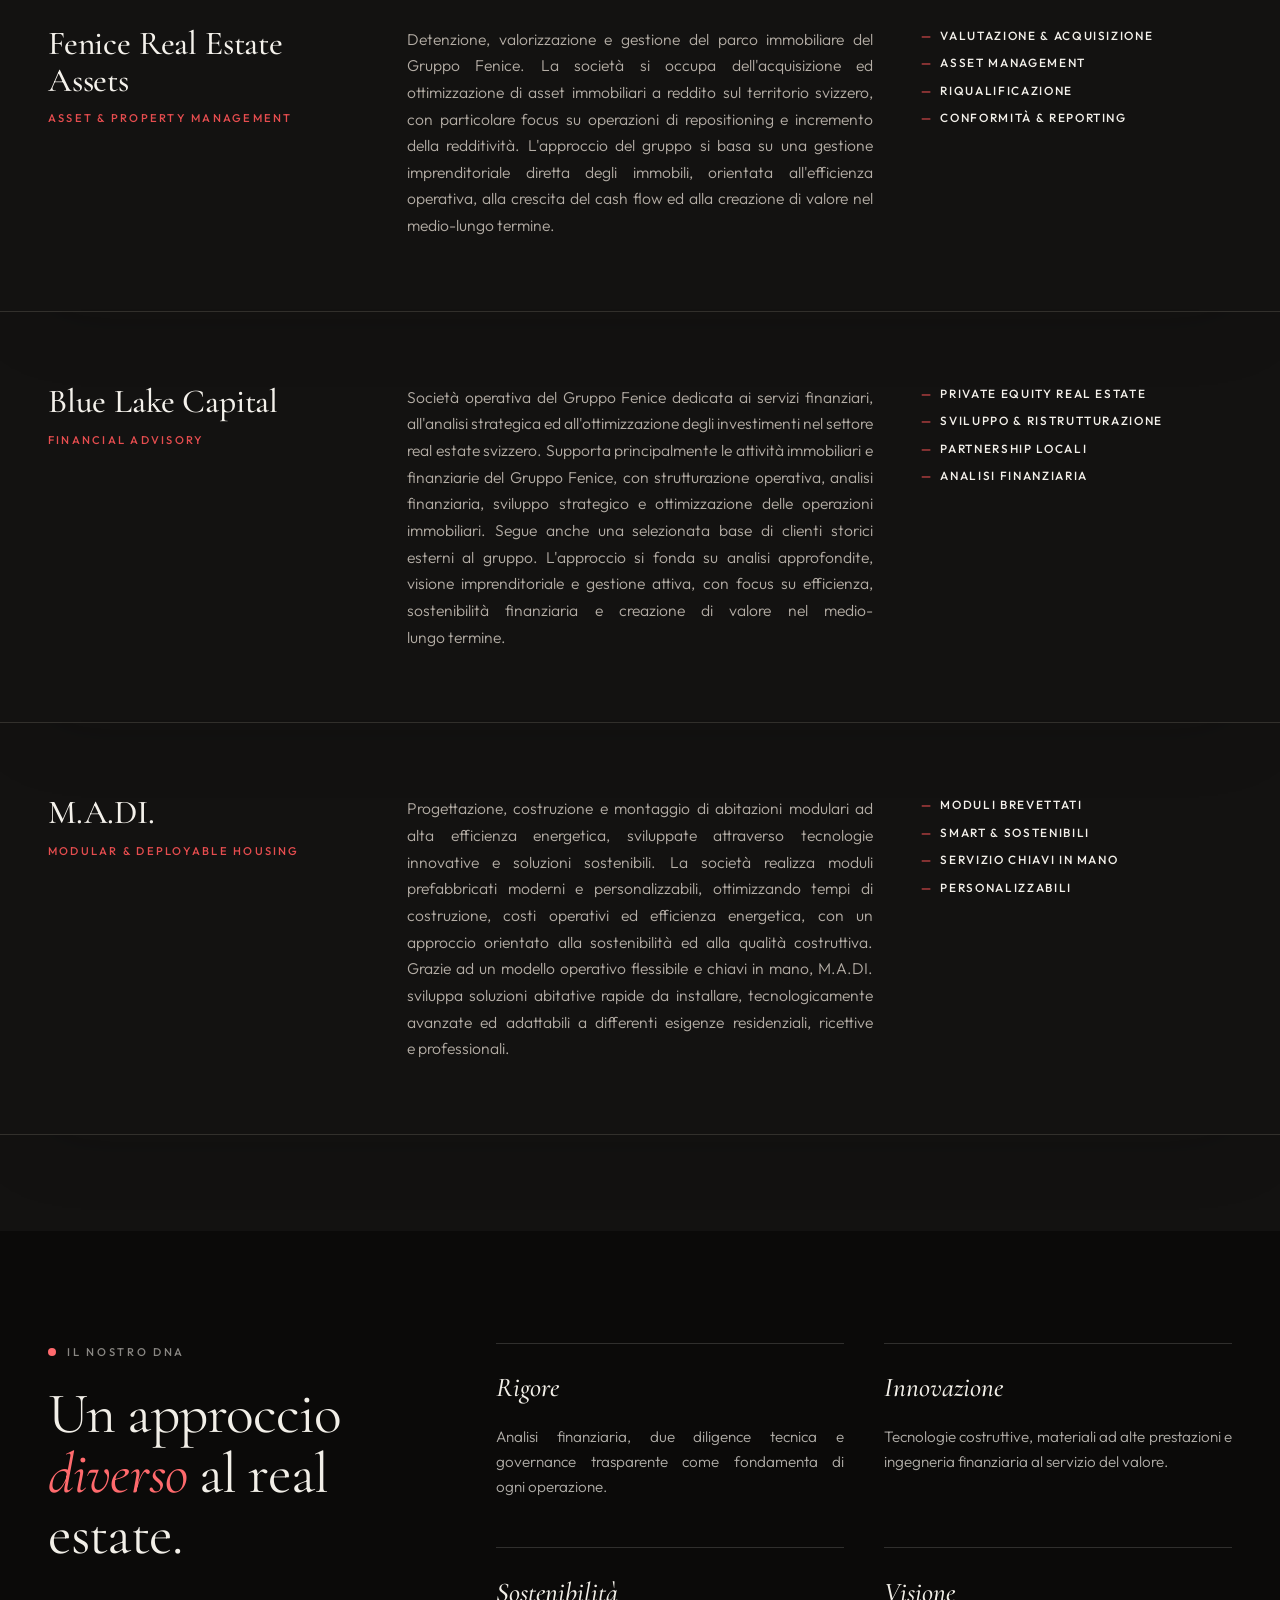
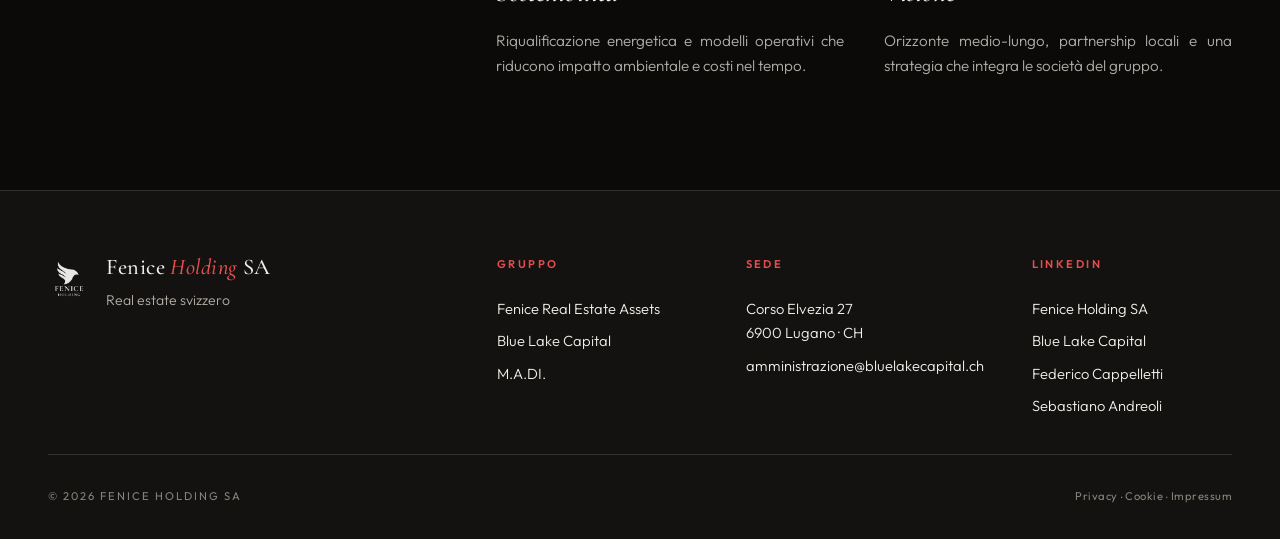
<file: option-1-editorial.html>
<!DOCTYPE html>
<html lang="it">
<head>
<meta charset="utf-8" />
<meta name="viewport" content="width=device-width, initial-scale=1" />
<title>Fenice Holding SA</title>
<link rel="canonical" href="/" />
<script>
  location.replace("/" + location.hash);
</script>
<meta http-equiv="refresh" content="0; url=/" />
</head>
<body>
  <p style="font-family: system-ui, sans-serif; padding: 2rem;">
    <a href="/">Fenice Holding SA — continua</a>
  </p>
</body>
</html>
</file>
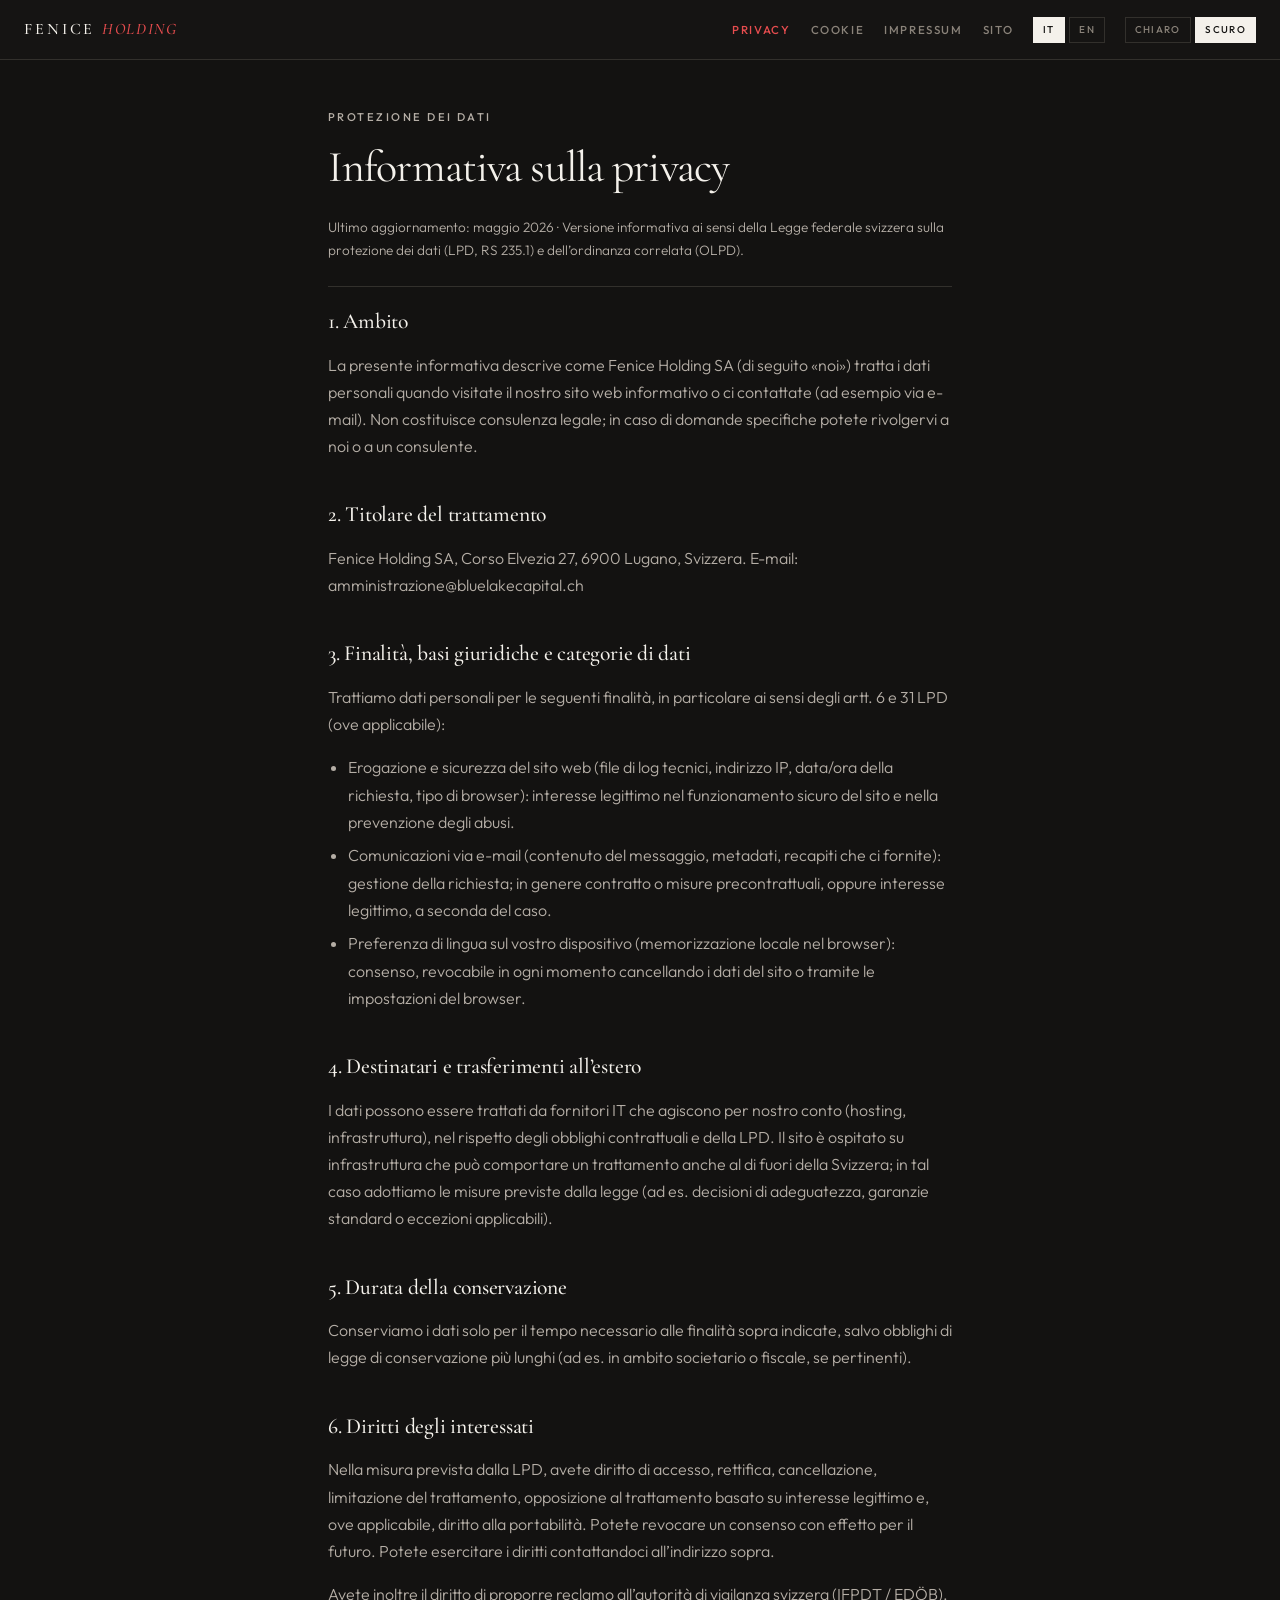
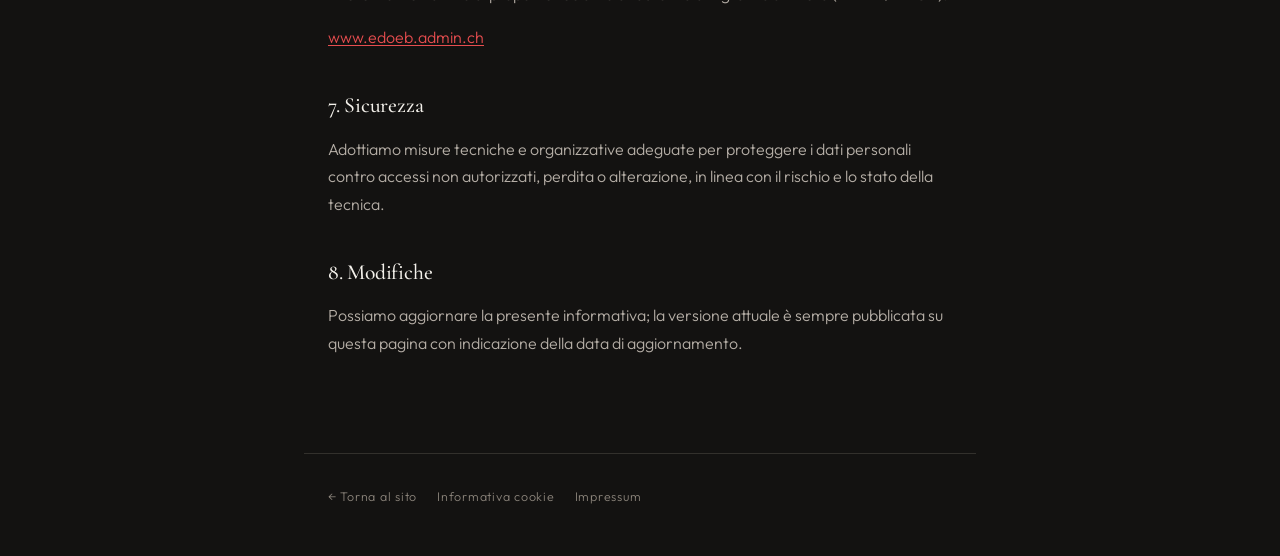
<file: privacy.html>
<!DOCTYPE html>
<html lang="it">
<head>
  <meta charset="UTF-8" />
  <script>
  (function () {
    try {
      if (localStorage.getItem("fenice-theme") !== "light") {
        document.documentElement.setAttribute("data-theme", "dark");
      }
    } catch (e) {
      document.documentElement.setAttribute("data-theme", "dark");
    }
  })();
  </script>
  <meta name="viewport" content="width=device-width, initial-scale=1.0" />
  <title data-it="Informativa sulla privacy — Fenice Holding SA" data-en="Privacy notice — Fenice Holding SA">Informativa sulla privacy — Fenice Holding SA</title>
  <meta name="robots" content="index,follow" />
  <link rel="canonical" href="https://feniceholding.ch/privacy.html" />
  <meta name="theme-color" content="#0e0e0e" />
  <link rel="icon" type="image/png" sizes="32x32" href="/assets/favicon-32.png" />
  <link rel="icon" type="image/png" sizes="16x16" href="/assets/favicon-16.png" />
  <link rel="apple-touch-icon" sizes="180x180" href="/assets/apple-touch-icon.png" />
  <link rel="manifest" href="/site.webmanifest" />
  <link rel="preconnect" href="https://fonts.googleapis.com" />
  <link rel="preconnect" href="https://fonts.gstatic.com" crossorigin />
  <link href="https://fonts.googleapis.com/css2?family=Cormorant+Garamond:ital,wght@0,400;0,500;0,600;1,400&family=Outfit:wght@300;400;500&display=swap" rel="stylesheet" />
  <link rel="stylesheet" href="legal.css" />
</head>
<body>
  <header class="legal-topbar">
    <a class="brand" href="option-1-editorial.html" data-it-html="Fenice &lt;em&gt;Holding&lt;/em&gt;" data-en-html="Fenice &lt;em&gt;Holding&lt;/em&gt;">Fenice <em>Holding</em></a>
    <div class="legal-topbar__nav">
      <a href="privacy.html" aria-current="page" data-it="Privacy" data-en="Privacy">Privacy</a>
      <a href="cookies.html" data-it="Cookie" data-en="Cookies">Cookie</a>
      <a href="impressum.html" data-it="Impressum" data-en="Imprint">Impressum</a>
      <a href="option-1-editorial.html" data-it="Sito" data-en="Site">Sito</a>
      <div class="lang-switch" aria-label="Language">
        <button type="button" class="lang-btn" data-lang="it" aria-pressed="true">IT</button>
        <button type="button" class="lang-btn" data-lang="en" aria-pressed="false">EN</button>
      </div>
      <div class="theme-switch" role="group" aria-label="Tema">
        <button type="button" class="lang-btn" data-theme="light" data-it="Chiaro" data-en="Light" aria-pressed="true">Chiaro</button>
        <button type="button" class="lang-btn" data-theme="dark" data-it="Scuro" data-en="Dark" aria-pressed="false">Scuro</button>
      </div>
    </div>
  </header>

  <main class="legal-main">
    <p class="legal-kicker" data-it="Protezione dei dati" data-en="Data protection">Protezione dei dati</p>
    <h1 data-it="Informativa sulla privacy" data-en="Privacy notice">Informativa sulla privacy</h1>
    <p class="legal-updated" data-it="Ultimo aggiornamento: maggio 2026 · Versione informativa ai sensi della Legge federale svizzera sulla protezione dei dati (LPD, RS 235.1) e dell’ordinanza correlata (OLPD)." data-en="Last updated: May 2026 · Information provided pursuant to the Swiss Federal Act on Data Protection (FADP, SR 235.1) and the Data Protection Ordinance (DPO).">Ultimo aggiornamento: maggio 2026 · Versione informativa ai sensi della Legge federale svizzera sulla protezione dei dati (LPD, RS 235.1) e dell’ordinanza correlata (OLPD).</p>

    <h2 data-it="1. Ambito" data-en="1. Scope">1. Ambito</h2>
    <p data-it="La presente informativa descrive come Fenice Holding SA (di seguito «noi») tratta i dati personali quando visitate il nostro sito web informativo o ci contattate (ad esempio via e-mail). Non costituisce consulenza legale; in caso di domande specifiche potete rivolgervi a noi o a un consulente." data-en="This notice describes how Fenice Holding SA (“we”) processes personal data when you visit our informational website or contact us (e.g. by email). It is not legal advice; for specific questions you may contact us or a professional advisor.">La presente informativa descrive come Fenice Holding SA (di seguito «noi») tratta i dati personali quando visitate il nostro sito web informativo o ci contattate (ad esempio via e-mail). Non costituisce consulenza legale; in caso di domande specifiche potete rivolgervi a noi o a un consulente.</p>

    <h2 data-it="2. Titolare del trattamento" data-en="2. Controller">2. Titolare del trattamento</h2>
    <p data-it="Fenice Holding SA, Corso Elvezia 27, 6900 Lugano, Svizzera. E-mail: amministrazione@bluelakecapital.ch" data-en="Fenice Holding SA, Corso Elvezia 27, 6900 Lugano, Switzerland. Email: amministrazione@bluelakecapital.ch">Fenice Holding SA, Corso Elvezia 27, 6900 Lugano, Svizzera. E-mail: amministrazione@bluelakecapital.ch</p>

    <h2 data-it="3. Finalità, basi giuridiche e categorie di dati" data-en="3. Purposes, legal bases and categories of data">3. Finalità, basi giuridiche e categorie di dati</h2>
    <p data-it="Trattiamo dati personali per le seguenti finalità, in particolare ai sensi degli artt. 6 e 31 LPD (ove applicabile):" data-en="We process personal data for the following purposes, in particular pursuant to Arts. 6 and 31 FADP (where applicable):">Trattiamo dati personali per le seguenti finalità, in particolare ai sensi degli artt. 6 e 31 LPD (ove applicabile):</p>
    <ul>
      <li data-it="Erogazione e sicurezza del sito web (file di log tecnici, indirizzo IP, data/ora della richiesta, tipo di browser): interesse legittimo nel funzionamento sicuro del sito e nella prevenzione degli abusi." data-en="Provision and security of the website (technical log files, IP address, date/time of request, browser type): legitimate interest in secure operation and abuse prevention.">Erogazione e sicurezza del sito web (file di log tecnici, indirizzo IP, data/ora della richiesta, tipo di browser): interesse legittimo nel funzionamento sicuro del sito e nella prevenzione degli abusi.</li>
      <li data-it="Comunicazioni via e-mail (contenuto del messaggio, metadati, recapiti che ci fornite): gestione della richiesta; in genere contratto o misure precontrattuali, oppure interesse legittimo, a seconda del caso." data-en="Email communications (message content, metadata, contact details you provide): handling your request; typically contract or pre-contractual measures, or legitimate interest, as the case may be.">Comunicazioni via e-mail (contenuto del messaggio, metadati, recapiti che ci fornite): gestione della richiesta; in genere contratto o misure precontrattuali, oppure interesse legittimo, a seconda del caso.</li>
      <li data-it="Preferenza di lingua sul vostro dispositivo (memorizzazione locale nel browser): consenso, revocabile in ogni momento cancellando i dati del sito o tramite le impostazioni del browser." data-en="Language preference on your device (local storage in the browser): consent, revocable at any time by clearing site data or via browser settings.">Preferenza di lingua sul vostro dispositivo (memorizzazione locale nel browser): consenso, revocabile in ogni momento cancellando i dati del sito o tramite le impostazioni del browser.</li>
    </ul>

    <h2 data-it="4. Destinatari e trasferimenti all’estero" data-en="4. Recipients and transfers abroad">4. Destinatari e trasferimenti all’estero</h2>
    <p data-it="I dati possono essere trattati da fornitori IT che agiscono per nostro conto (hosting, infrastruttura), nel rispetto degli obblighi contrattuali e della LPD. Il sito è ospitato su infrastruttura che può comportare un trattamento anche al di fuori della Svizzera; in tal caso adottiamo le misure previste dalla legge (ad es. decisioni di adeguatezza, garanzie standard o eccezioni applicabili)." data-en="Data may be processed by IT providers acting on our behalf (hosting, infrastructure), in compliance with contractual obligations and the FADP. The site may be hosted on infrastructure involving processing outside Switzerland; where applicable we apply the measures required by law (e.g. adequacy decisions, standard safeguards or applicable exceptions).">I dati possono essere trattati da fornitori IT che agiscono per nostro conto (hosting, infrastruttura), nel rispetto degli obblighi contrattuali e della LPD. Il sito è ospitato su infrastruttura che può comportare un trattamento anche al di fuori della Svizzera; in tal caso adottiamo le misure previste dalla legge (ad es. decisioni di adeguatezza, garanzie standard o eccezioni applicabili).</p>

    <h2 data-it="5. Durata della conservazione" data-en="5. Retention">5. Durata della conservazione</h2>
    <p data-it="Conserviamo i dati solo per il tempo necessario alle finalità sopra indicate, salvo obblighi di legge di conservazione più lunghi (ad es. in ambito societario o fiscale, se pertinenti)." data-en="We retain data only as long as necessary for the purposes above, unless longer statutory retention obligations apply (e.g. corporate or tax law, where relevant).">Conserviamo i dati solo per il tempo necessario alle finalità sopra indicate, salvo obblighi di legge di conservazione più lunghi (ad es. in ambito societario o fiscale, se pertinenti).</p>

    <h2 data-it="6. Diritti degli interessati" data-en="6. Rights of data subjects">6. Diritti degli interessati</h2>
    <p data-it="Nella misura prevista dalla LPD, avete diritto di accesso, rettifica, cancellazione, limitazione del trattamento, opposizione al trattamento basato su interesse legittimo e, ove applicabile, diritto alla portabilità. Potete revocare un consenso con effetto per il futuro. Potete esercitare i diritti contattandoci all’indirizzo sopra." data-en="To the extent provided by the FADP, you have the right of access, rectification, erasure, restriction of processing, objection to processing based on legitimate interests and, where applicable, data portability. You may withdraw consent with effect for the future. You may exercise your rights by contacting us at the address above.">Nella misura prevista dalla LPD, avete diritto di accesso, rettifica, cancellazione, limitazione del trattamento, opposizione al trattamento basato su interesse legittimo e, ove applicabile, diritto alla portabilità. Potete revocare un consenso con effetto per il futuro. Potete esercitare i diritti contattandoci all’indirizzo sopra.</p>
    <p data-it="Avete inoltre il diritto di proporre reclamo all’autorità di vigilanza svizzera (IFPDT / EDÖB)." data-en="You also have the right to lodge a complaint with the Swiss supervisory authority (FDPIC / EDÖB).">Avete inoltre il diritto di proporre reclamo all’autorità di vigilanza svizzera (IFPDT / EDÖB).</p>
    <p><a href="https://www.edoeb.admin.ch/it" target="_blank" rel="noopener noreferrer">www.edoeb.admin.ch</a></p>

    <h2 data-it="7. Sicurezza" data-en="7. Security">7. Sicurezza</h2>
    <p data-it="Adottiamo misure tecniche e organizzative adeguate per proteggere i dati personali contro accessi non autorizzati, perdita o alterazione, in linea con il rischio e lo stato della tecnica." data-en="We implement appropriate technical and organisational measures to protect personal data against unauthorised access, loss or alteration, in line with risk and the state of the art.">Adottiamo misure tecniche e organizzative adeguate per proteggere i dati personali contro accessi non autorizzati, perdita o alterazione, in linea con il rischio e lo stato della tecnica.</p>

    <h2 data-it="8. Modifiche" data-en="8. Changes">8. Modifiche</h2>
    <p data-it="Possiamo aggiornare la presente informativa; la versione attuale è sempre pubblicata su questa pagina con indicazione della data di aggiornamento." data-en="We may update this notice; the current version is always published on this page with the update date.">Possiamo aggiornare la presente informativa; la versione attuale è sempre pubblicata su questa pagina con indicazione della data di aggiornamento.</p>
  </main>

  <footer class="legal-footer">
    <a href="option-1-editorial.html" data-it="← Torna al sito" data-en="← Back to site">← Torna al sito</a>
    <a href="cookies.html" data-it="Informativa cookie" data-en="Cookie notice">Informativa cookie</a>
    <a href="impressum.html" data-it="Impressum" data-en="Imprint">Impressum</a>
  </footer>

  <script src="site.js" defer></script>
</body>
</html>
</file>
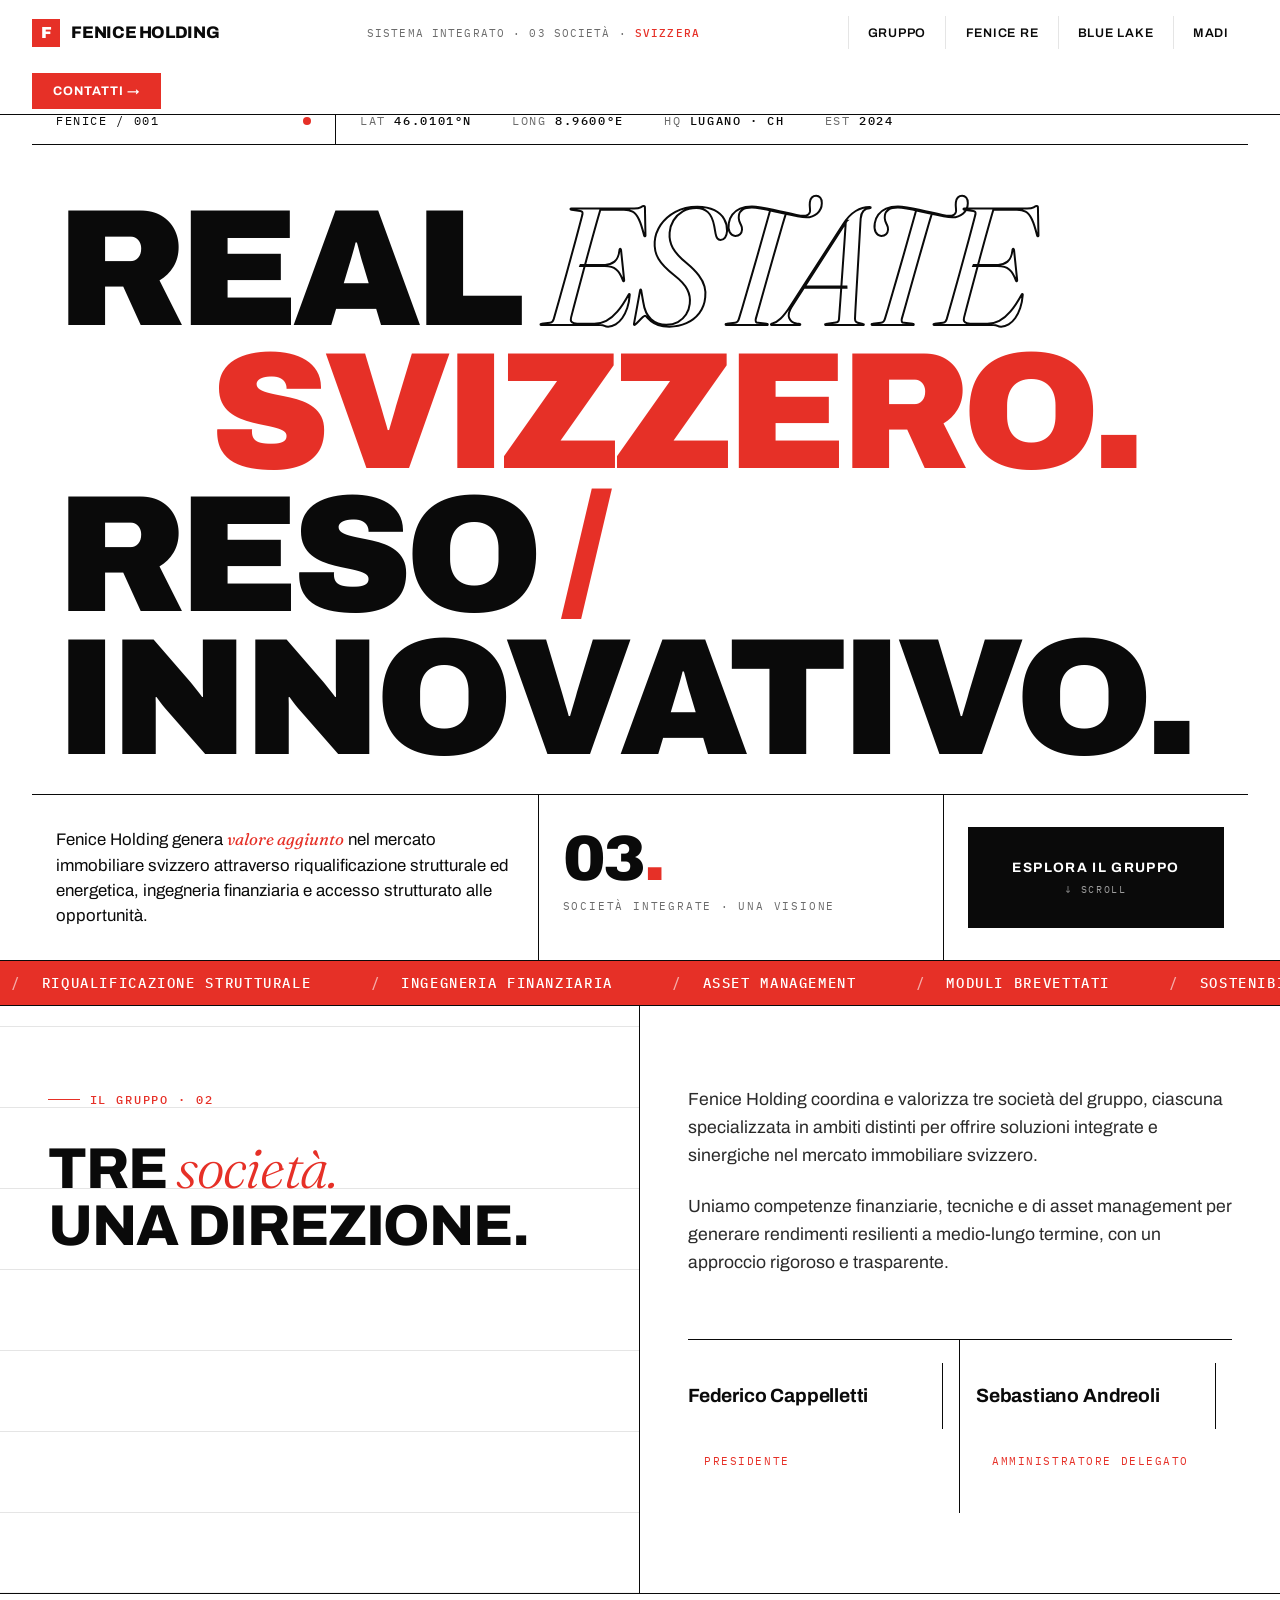
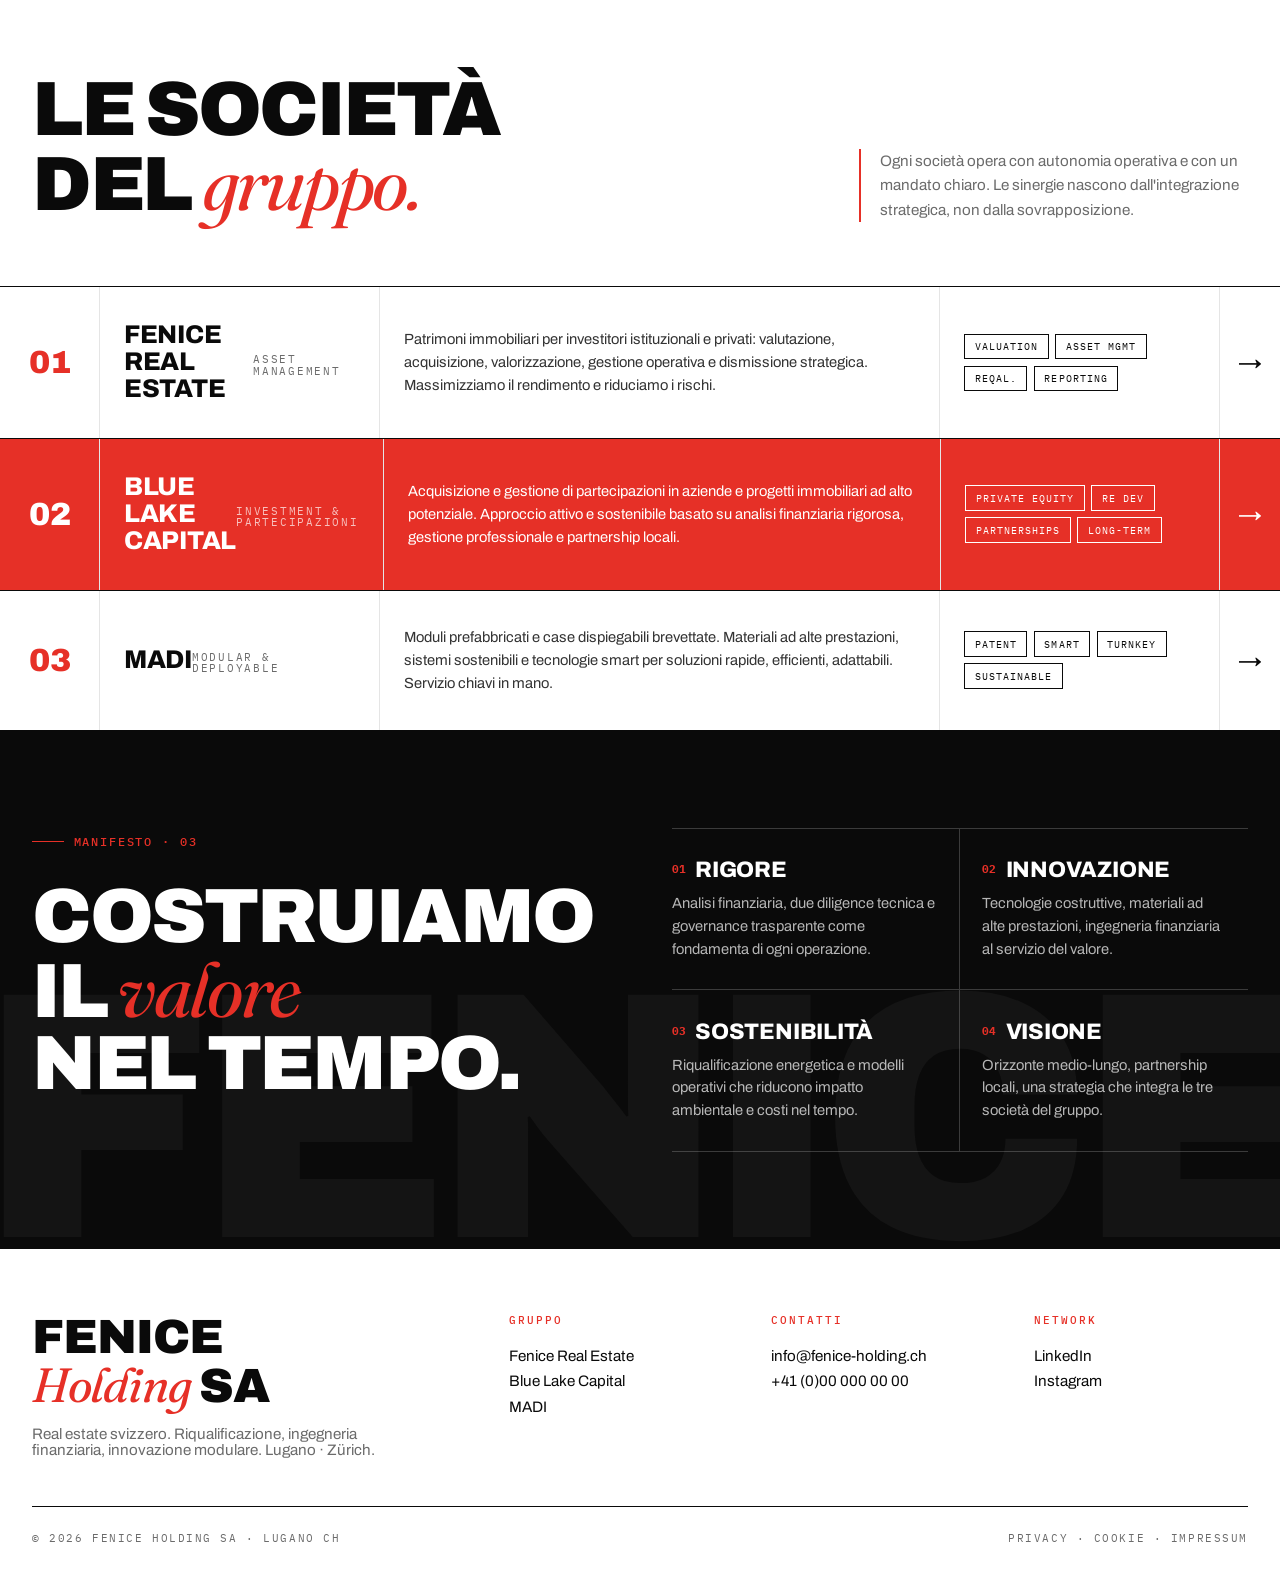
<file: fenice-preview/option-2-architectural.html>
<!DOCTYPE html>
<html lang="it">
<head>
<meta charset="UTF-8" />
<meta name="viewport" content="width=device-width, initial-scale=1.0" />
<title>Fenice Holding SA — Architectural</title>
<link rel="preconnect" href="https://fonts.googleapis.com">
<link rel="preconnect" href="https://fonts.gstatic.com" crossorigin>
<link href="https://fonts.googleapis.com/css2?family=Archivo:wght@400;500;600;700;800;900&family=Fraunces:ital,opsz,wght@0,9..144,300;0,9..144,400;1,9..144,400&family=IBM+Plex+Mono:wght@400;500&display=swap" rel="stylesheet">
<style>
  :root {
    --bg: #ffffff;
    --ink: #0a0a0a;
    --ink-mute: #6b6b6b;
    --red: #e63027;
    --red-deep: #b51e17;
    --line: #0a0a0a;
    --line-soft: #e5e5e5;
    --grid: 12;
  }
  * { margin: 0; padding: 0; box-sizing: border-box; }
  html { scroll-behavior: smooth; }
  body {
    font-family: 'Archivo', sans-serif;
    background: var(--bg); color: var(--ink);
    overflow-x: hidden;
    -webkit-font-smoothing: antialiased;
  }

  /* ================ NAV ================ */
  .nav {
    position: fixed; top: 0; left: 0; right: 0; z-index: 100;
    display: grid; grid-template-columns: auto 1fr auto;
    align-items: center; gap: 2rem;
    padding: 1rem 2rem;
    background: var(--bg);
    border-bottom: 1.5px solid var(--ink);
  }
  .logo {
    display: flex; align-items: center; gap: 0.7rem;
    font-family: 'Archivo', sans-serif; font-weight: 800;
    letter-spacing: -0.02em; font-size: 1.05rem; text-transform: uppercase;
  }
  .logo-glyph {
    width: 28px; height: 28px; background: var(--red); position: relative;
    display: grid; place-items: center;
  }
  .logo-glyph::after {
    content: 'F'; color: white; font-weight: 900; font-size: 1rem;
    font-family: 'Archivo', sans-serif;
  }
  .nav-meta {
    font-family: 'IBM Plex Mono', monospace; font-size: 0.7rem;
    color: var(--ink-mute); letter-spacing: 0.1em;
    justify-self: center;
  }
  .nav-meta b { color: var(--red); font-weight: 500; }
  .nav-links { display: flex; gap: 0; list-style: none; }
  .nav-links li {
    border-left: 1px solid var(--line-soft);
  }
  .nav-links a {
    display: block; padding: 0.6rem 1.2rem;
    text-decoration: none; color: var(--ink);
    font-size: 0.78rem; letter-spacing: 0.06em; font-weight: 600;
    text-transform: uppercase; transition: all .2s;
  }
  .nav-links a:hover { background: var(--ink); color: var(--bg); }
  .nav-cta a {
    background: var(--red); color: white;
    padding: 0.7rem 1.3rem; text-decoration: none;
    font-size: 0.78rem; font-weight: 700; text-transform: uppercase;
    letter-spacing: 0.08em; transition: background .2s;
  }
  .nav-cta a:hover { background: var(--ink); }

  /* ================ HERO ================ */
  .hero {
    margin-top: 0;
    padding: 6rem 2rem 0;
    border-bottom: 1.5px solid var(--ink);
    position: relative;
  }
  .hero-grid {
    display: grid; grid-template-columns: repeat(12, 1fr); gap: 0;
    border-top: 1.5px solid var(--ink);
  }
  .hero-tag {
    grid-column: 1 / 4;
    padding: 1rem 1.5rem;
    border-right: 1.5px solid var(--ink);
    font-family: 'IBM Plex Mono', monospace;
    font-size: 0.72rem; letter-spacing: 0.14em;
    text-transform: uppercase;
    display: flex; align-items: center; justify-content: space-between;
  }
  .hero-tag .dot {
    display: inline-block; width: 8px; height: 8px; background: var(--red);
    border-radius: 50%; animation: pulse 2s infinite;
  }
  @keyframes pulse {
    0%, 100% { opacity: 1; transform: scale(1); }
    50% { opacity: 0.5; transform: scale(1.3); }
  }
  .hero-coords {
    grid-column: 4 / 13;
    padding: 1rem 1.5rem;
    font-family: 'IBM Plex Mono', monospace;
    font-size: 0.72rem; letter-spacing: 0.14em;
    text-transform: uppercase; color: var(--ink-mute);
    display: flex; gap: 2.5rem;
  }
  .hero-coords b { color: var(--ink); font-weight: 500; }

  .hero-title-wrap {
    grid-column: 1 / 13;
    border-top: 1.5px solid var(--ink);
    padding: 3rem 1.5rem 1.5rem;
    position: relative;
  }
  .hero-title {
    font-family: 'Archivo', sans-serif;
    font-size: clamp(3.5rem, 13vw, 13rem);
    font-weight: 900; letter-spacing: -0.04em; line-height: 0.86;
    text-transform: uppercase;
  }
  .hero-title .row { display: block; position: relative; }
  .hero-title .row.indent { padding-left: 12vw; }
  .hero-title .red { color: var(--red); }
  .hero-title .out {
    -webkit-text-stroke: 2px var(--ink);
    color: transparent; font-style: italic;
    font-family: 'Fraunces', serif; font-weight: 400;
  }
  .hero-title .slash { color: var(--red); }

  .hero-bottom {
    grid-column: 1/13;
    border-top: 1.5px solid var(--ink);
    display: grid; grid-template-columns: 5fr 4fr 3fr; gap: 0;
  }
  .hero-bottom > div {
    padding: 2rem 1.5rem;
    border-right: 1.5px solid var(--ink);
  }
  .hero-bottom > div:last-child { border-right: none; }
  .hero-lede {
    font-size: 1.05rem; line-height: 1.5; color: var(--ink);
    max-width: 32rem;
  }
  .hero-lede em {
    font-family: 'Fraunces', serif; font-style: italic;
    color: var(--red); font-weight: 400;
  }
  .stat-block .stat-num {
    font-family: 'Archivo', sans-serif; font-size: 4rem;
    font-weight: 900; line-height: 1; letter-spacing: -0.04em;
  }
  .stat-block .stat-num span { color: var(--red); }
  .stat-block .stat-label {
    font-family: 'IBM Plex Mono', monospace; font-size: 0.7rem;
    letter-spacing: 0.16em; text-transform: uppercase; color: var(--ink-mute);
    margin-top: 0.5rem;
  }
  .hero-action a {
    display: block; background: var(--ink); color: var(--bg);
    padding: 1.2rem; text-align: center; text-decoration: none;
    font-weight: 700; text-transform: uppercase; letter-spacing: 0.1em;
    font-size: 0.85rem; transition: background .2s; height: 100%;
    display: flex; flex-direction: column; justify-content: center; gap: 0.4rem;
  }
  .hero-action a:hover { background: var(--red); }
  .hero-action small {
    font-family: 'IBM Plex Mono', monospace; font-size: 0.65rem;
    letter-spacing: 0.16em; opacity: 0.6; font-weight: 400;
  }

  /* ================ TICKER ================ */
  .ticker {
    background: var(--red); color: white;
    padding: 0.8rem 0; overflow: hidden;
    border-bottom: 1.5px solid var(--ink);
  }
  .ticker-track {
    display: flex; gap: 3rem; white-space: nowrap;
    animation: scroll 30s linear infinite;
    font-family: 'IBM Plex Mono', monospace; font-size: 0.85rem;
    letter-spacing: 0.12em; text-transform: uppercase; font-weight: 500;
  }
  .ticker-track span::before { content: ' / '; opacity: 0.6; margin: 0 0.7rem; }
  @keyframes scroll {
    from { transform: translateX(0); } to { transform: translateX(-50%); }
  }

  /* ================ INTRO ================ */
  .intro {
    border-bottom: 1.5px solid var(--ink);
    display: grid; grid-template-columns: 1fr 1fr;
  }
  .intro > div:first-child {
    padding: 5rem 3rem;
    border-right: 1.5px solid var(--ink);
    background:
      linear-gradient(to bottom, transparent calc(100% - 1px), var(--line-soft) 100%),
      repeating-linear-gradient(0deg, transparent, transparent 80px, var(--line-soft) 80px, var(--line-soft) 81px);
  }
  .section-marker {
    display: inline-flex; align-items: center; gap: 0.6rem;
    font-family: 'IBM Plex Mono', monospace; font-size: 0.72rem;
    letter-spacing: 0.16em; text-transform: uppercase; color: var(--red);
    font-weight: 500; margin-bottom: 2rem;
  }
  .section-marker::before {
    content: ''; width: 2rem; height: 1px; background: var(--red);
  }
  .intro h2 {
    font-family: 'Archivo', sans-serif; font-size: clamp(2rem, 4.5vw, 3.6rem);
    font-weight: 800; letter-spacing: -0.02em; line-height: 1;
    text-transform: uppercase;
  }
  .intro h2 em {
    font-family: 'Fraunces', serif; font-style: italic;
    font-weight: 300; color: var(--red); text-transform: none;
  }
  .intro > div:last-child {
    padding: 5rem 3rem;
    display: flex; flex-direction: column; justify-content: center;
  }
  .intro p {
    font-size: 1.1rem; line-height: 1.6; margin-bottom: 1.4rem; color: #2a2a2a;
  }
  .leadership {
    display: grid; grid-template-columns: 1fr 1fr; gap: 0;
    margin-top: 2.5rem; border-top: 1.5px solid var(--ink);
  }
  .leadership div {
    padding: 1.4rem 0; padding-right: 1rem;
  }
  .leadership div:first-child { border-right: 1.5px solid var(--ink); padding-right: 1rem; padding-left: 0; }
  .leadership div:last-child { padding-left: 1rem; }
  .leader-name {
    font-family: 'Archivo', sans-serif; font-size: 1.2rem;
    font-weight: 700; letter-spacing: -0.01em;
  }
  .leader-role {
    font-family: 'IBM Plex Mono', monospace; font-size: 0.7rem;
    letter-spacing: 0.14em; text-transform: uppercase; color: var(--red);
    margin-top: 0.2rem;
  }

  /* ================ COMPANIES ================ */
  .companies-section { padding: 5rem 0 0; border-bottom: 1.5px solid var(--ink); }
  .companies-head {
    padding: 0 2rem 4rem;
    display: grid; grid-template-columns: 2fr 1fr; gap: 3rem;
    align-items: end;
  }
  .companies-head h2 {
    font-size: clamp(2.4rem, 6vw, 5rem); font-weight: 900;
    letter-spacing: -0.03em; line-height: 0.95; text-transform: uppercase;
  }
  .companies-head h2 em {
    font-family: 'Fraunces', serif; font-style: italic; font-weight: 400;
    color: var(--red); text-transform: none;
  }
  .companies-head p {
    color: var(--ink-mute); font-size: 0.95rem; line-height: 1.6;
    border-left: 2px solid var(--red); padding-left: 1.2rem;
  }

  .company-row {
    display: grid; grid-template-columns: 100px 1fr 2fr 1fr 60px;
    align-items: center; gap: 0;
    border-top: 1.5px solid var(--ink);
    transition: background .3s;
    cursor: pointer; position: relative;
    overflow: hidden;
  }
  .company-row:last-child { border-bottom: 1.5px solid var(--ink); }
  .company-row > * {
    padding: 2.2rem 1.5rem;
    border-right: 1.5px solid var(--line-soft);
    height: 100%; display: flex; align-items: center;
  }
  .company-row > *:last-child { border-right: none; }
  .company-row .num {
    font-family: 'Archivo', sans-serif; font-size: 2rem; font-weight: 900;
    color: var(--red); justify-content: center;
  }
  .company-row .name {
    font-family: 'Archivo', sans-serif; font-size: 1.6rem; font-weight: 800;
    letter-spacing: -0.01em; line-height: 1.05; text-transform: uppercase;
  }
  .company-row .name small {
    display: block; font-family: 'IBM Plex Mono', monospace;
    font-size: 0.68rem; font-weight: 400; letter-spacing: 0.16em;
    color: var(--ink-mute); margin-top: 0.4rem; text-transform: uppercase;
  }
  .company-row .desc {
    font-size: 0.92rem; line-height: 1.55; color: #333;
  }
  .company-row .tags {
    display: flex; flex-wrap: wrap; gap: 0.4rem;
    align-content: center;
  }
  .company-row .tags span {
    font-family: 'IBM Plex Mono', monospace; font-size: 0.65rem;
    padding: 0.3rem 0.6rem; border: 1px solid var(--ink);
    text-transform: uppercase; letter-spacing: 0.1em;
  }
  .company-row .arrow {
    font-size: 1.5rem; justify-content: center; color: var(--ink);
    transition: transform .3s, color .3s;
  }
  .company-row:hover { background: #fff5f4; }
  .company-row:hover .arrow { transform: translateX(6px); color: var(--red); }
  .company-row.expand-red { background: var(--red); color: white; }
  .company-row.expand-red .num,
  .company-row.expand-red .desc { color: white; }
  .company-row.expand-red .tags span { border-color: white; color: white; }
  .company-row.expand-red .arrow { color: white; }

  /* ================ MANIFESTO ================ */
  .manifesto {
    background: var(--ink); color: var(--bg);
    padding: 6rem 2rem;
    border-bottom: 1.5px solid var(--ink);
    position: relative; overflow: hidden;
  }
  .manifesto::before {
    content: 'FENICE'; position: absolute;
    bottom: -3rem; right: -2rem;
    font-size: 22rem; font-weight: 900; letter-spacing: -0.05em;
    color: rgba(255,255,255,0.04); line-height: 1;
    pointer-events: none;
  }
  .manifesto-inner {
    max-width: 1400px; margin: 0 auto;
    display: grid; grid-template-columns: 1fr 1fr; gap: 4rem;
    position: relative;
  }
  .manifesto h2 {
    font-family: 'Archivo', sans-serif;
    font-size: clamp(2.5rem, 6vw, 5rem); font-weight: 900;
    letter-spacing: -0.03em; line-height: 0.95; text-transform: uppercase;
  }
  .manifesto h2 em {
    font-family: 'Fraunces', serif; font-style: italic; font-weight: 400;
    color: var(--red); text-transform: none;
  }
  .manifesto-grid {
    display: grid; grid-template-columns: 1fr 1fr; gap: 0;
    border-top: 1px solid rgba(255,255,255,0.2);
  }
  .manifesto-grid > div {
    padding: 1.8rem 1.4rem 1.8rem 0;
    border-bottom: 1px solid rgba(255,255,255,0.2);
  }
  .manifesto-grid > div:nth-child(odd) {
    border-right: 1px solid rgba(255,255,255,0.2);
    padding-right: 1.4rem;
  }
  .manifesto-grid > div:nth-child(even) { padding-left: 1.4rem; }
  .manifesto-grid h3 {
    font-family: 'Archivo', sans-serif; font-size: 1.4rem;
    font-weight: 800; letter-spacing: -0.01em; margin-bottom: 0.6rem;
    text-transform: uppercase;
  }
  .manifesto-grid h3 .num {
    font-family: 'IBM Plex Mono', monospace; font-size: 0.7rem;
    color: var(--red); margin-right: 0.6rem; vertical-align: 4px;
  }
  .manifesto-grid p {
    font-size: 0.92rem; line-height: 1.55; color: rgba(255,255,255,0.7);
  }

  /* ================ FOOTER ================ */
  footer {
    padding: 4rem 2rem 1.5rem;
    background: var(--bg);
  }
  .footer-grid {
    display: grid; grid-template-columns: 2fr 1fr 1fr 1fr; gap: 3rem;
    padding-bottom: 3rem; border-bottom: 1.5px solid var(--ink);
  }
  .footer-brand .big {
    font-family: 'Archivo', sans-serif; font-size: clamp(2rem, 4vw, 3rem);
    font-weight: 900; letter-spacing: -0.02em; line-height: 1;
    text-transform: uppercase;
  }
  .footer-brand .big em {
    font-family: 'Fraunces', serif; font-style: italic; font-weight: 400;
    color: var(--red); text-transform: none;
  }
  .footer-brand p {
    margin-top: 1rem; color: var(--ink-mute); font-size: 0.95rem;
    max-width: 24rem;
  }
  .footer-col h4 {
    font-family: 'IBM Plex Mono', monospace; font-size: 0.7rem;
    letter-spacing: 0.18em; text-transform: uppercase; color: var(--red);
    margin-bottom: 1rem; font-weight: 500;
  }
  .footer-col a {
    display: block; color: var(--ink); text-decoration: none;
    font-size: 0.95rem; padding: 0.3rem 0; transition: all .2s;
  }
  .footer-col a:hover { color: var(--red); padding-left: 0.4rem; }
  .footer-base {
    padding-top: 1.5rem;
    display: flex; justify-content: space-between;
    font-family: 'IBM Plex Mono', monospace; font-size: 0.7rem;
    letter-spacing: 0.14em; text-transform: uppercase; color: var(--ink-mute);
  }

  @media (max-width: 1000px) {
    .nav { grid-template-columns: 1fr auto; }
    .nav-meta { display: none; }
    .nav-links { display: none; }
    .hero-tag, .hero-coords { grid-column: 1/13; padding: 0.8rem 1rem; border-right: none; }
    .hero-coords { border-top: 1.5px solid var(--ink); flex-wrap: wrap; gap: 0.8rem; }
    .hero-title-wrap { padding: 2rem 1rem 1rem; }
    .hero-title .row.indent { padding-left: 0; }
    .hero-bottom { grid-template-columns: 1fr; }
    .hero-bottom > div { border-right: none; border-bottom: 1.5px solid var(--ink); }
    .hero-bottom > div:last-child { border-bottom: none; }
    .intro { grid-template-columns: 1fr; }
    .intro > div:first-child { border-right: none; border-bottom: 1.5px solid var(--ink); padding: 3rem 1.5rem; }
    .intro > div:last-child { padding: 3rem 1.5rem; }
    .companies-head { grid-template-columns: 1fr; padding: 0 1.5rem 3rem; }
    .company-row { grid-template-columns: 1fr; }
    .company-row > * { border-right: none; border-bottom: 1px solid var(--line-soft); padding: 1.2rem 1.5rem; }
    .manifesto { padding: 4rem 1.5rem; }
    .manifesto-inner { grid-template-columns: 1fr; gap: 2rem; }
    .manifesto-grid { grid-template-columns: 1fr; }
    .manifesto-grid > div:nth-child(odd) { border-right: none; padding-right: 0; }
    .manifesto-grid > div:nth-child(even) { padding-left: 0; }
    .footer-grid { grid-template-columns: 1fr 1fr; gap: 2rem; }
    .footer-base { flex-direction: column; gap: 0.8rem; padding: 1.5rem 0; }
  }
</style>
</head>
<body>

<header class="nav">
  <div class="logo"><span class="logo-glyph"></span> Fenice Holding</div>
  <div class="nav-meta">SISTEMA INTEGRATO · 03 SOCIETÀ · <b>SVIZZERA</b></div>
  <ul class="nav-links">
    <li><a href="#gruppo">Gruppo</a></li>
    <li><a href="#fenice-re">Fenice RE</a></li>
    <li><a href="#blue-lake">Blue Lake</a></li>
    <li><a href="#madi">MADI</a></li>
  </ul>
  <div class="nav-cta"><a href="#contatti">Contatti →</a></div>
</header>

<section class="hero">
  <div class="hero-grid">
    <div class="hero-tag">
      <span>FENICE / 001</span>
      <span class="dot"></span>
    </div>
    <div class="hero-coords">
      <span>LAT <b>46.0101°N</b></span>
      <span>LONG <b>8.9600°E</b></span>
      <span>HQ <b>LUGANO · CH</b></span>
      <span>EST <b>2024</b></span>
    </div>

    <div class="hero-title-wrap">
      <h1 class="hero-title">
        <span class="row">Real <span class="out">Estate</span></span>
        <span class="row indent"><span class="red">Svizzero.</span></span>
        <span class="row">Reso <span class="slash">/</span> Innovativo.</span>
      </h1>
    </div>

    <div class="hero-bottom">
      <div>
        <p class="hero-lede">
          Fenice Holding genera <em>valore aggiunto</em> nel mercato immobiliare svizzero
          attraverso riqualificazione strutturale ed energetica, ingegneria finanziaria e
          accesso strutturato alle opportunità.
        </p>
      </div>
      <div class="stat-block">
        <div class="stat-num">03<span>.</span></div>
        <div class="stat-label">società integrate · una visione</div>
      </div>
      <div class="hero-action">
        <a href="#gruppo">
          <span>Esplora il Gruppo</span>
          <small>↓ scroll</small>
        </a>
      </div>
    </div>
  </div>
</section>

<div class="ticker">
  <div class="ticker-track">
    <span>RIQUALIFICAZIONE STRUTTURALE</span><span>INGEGNERIA FINANZIARIA</span>
    <span>ASSET MANAGEMENT</span><span>MODULI BREVETTATI</span>
    <span>SOSTENIBILITÀ</span><span>RENDIMENTI RESILIENTI</span>
    <span>RIQUALIFICAZIONE STRUTTURALE</span><span>INGEGNERIA FINANZIARIA</span>
    <span>ASSET MANAGEMENT</span><span>MODULI BREVETTATI</span>
    <span>SOSTENIBILITÀ</span><span>RENDIMENTI RESILIENTI</span>
  </div>
</div>

<section class="intro" id="gruppo">
  <div>
    <div class="section-marker">Il Gruppo · 02</div>
    <h2>Tre <em>società.</em><br>Una direzione.</h2>
  </div>
  <div>
    <p>
      Fenice Holding coordina e valorizza tre società del gruppo, ciascuna specializzata in ambiti distinti
      per offrire soluzioni integrate e sinergiche nel mercato immobiliare svizzero.
    </p>
    <p>
      Uniamo competenze finanziarie, tecniche e di asset management per generare rendimenti resilienti
      a medio-lungo termine, con un approccio rigoroso e trasparente.
    </p>
    <div class="leadership">
      <div>
        <div class="leader-name">Federico Cappelletti</div>
        <div class="leader-role">Presidente</div>
      </div>
      <div>
        <div class="leader-name">Sebastiano Andreoli</div>
        <div class="leader-role">Amministratore Delegato</div>
      </div>
    </div>
  </div>
</section>

<section class="companies-section">
  <div class="companies-head">
    <h2>Le società<br>del <em>gruppo.</em></h2>
    <p>
      Ogni società opera con autonomia operativa e con un mandato chiaro. Le sinergie nascono dall'integrazione
      strategica, non dalla sovrapposizione.
    </p>
  </div>

  <article class="company-row" id="fenice-re">
    <div class="num">01</div>
    <div class="name">Fenice<br>Real Estate <small>Asset Management</small></div>
    <div class="desc">Patrimoni immobiliari per investitori istituzionali e privati: valutazione, acquisizione, valorizzazione, gestione operativa e dismissione strategica. Massimizziamo il rendimento e riduciamo i rischi.</div>
    <div class="tags">
      <span>Valuation</span><span>Asset Mgmt</span><span>Reqal.</span><span>Reporting</span>
    </div>
    <div class="arrow">→</div>
  </article>

  <article class="company-row expand-red" id="blue-lake">
    <div class="num" style="color:white">02</div>
    <div class="name">Blue Lake<br>Capital <small style="color:rgba(255,255,255,0.7)">Investment & Partecipazioni</small></div>
    <div class="desc">Acquisizione e gestione di partecipazioni in aziende e progetti immobiliari ad alto potenziale. Approccio attivo e sostenibile basato su analisi finanziaria rigorosa, gestione professionale e partnership locali.</div>
    <div class="tags">
      <span>Private Equity</span><span>RE Dev</span><span>Partnerships</span><span>Long-Term</span>
    </div>
    <div class="arrow">→</div>
  </article>

  <article class="company-row" id="madi">
    <div class="num">03</div>
    <div class="name">MADI <small>Modular & Deployable</small></div>
    <div class="desc">Moduli prefabbricati e case dispiegabili brevettate. Materiali ad alte prestazioni, sistemi sostenibili e tecnologie smart per soluzioni rapide, efficienti, adattabili. Servizio chiavi in mano.</div>
    <div class="tags">
      <span>Patent</span><span>Smart</span><span>Turnkey</span><span>Sustainable</span>
    </div>
    <div class="arrow">→</div>
  </article>
</section>

<section class="manifesto">
  <div class="manifesto-inner">
    <div>
      <div class="section-marker" style="color:var(--red)">Manifesto · 03</div>
      <h2>Costruiamo<br>il <em>valore</em><br>nel tempo.</h2>
    </div>
    <div class="manifesto-grid">
      <div>
        <h3><span class="num">01</span>Rigore</h3>
        <p>Analisi finanziaria, due diligence tecnica e governance trasparente come fondamenta di ogni operazione.</p>
      </div>
      <div>
        <h3><span class="num">02</span>Innovazione</h3>
        <p>Tecnologie costruttive, materiali ad alte prestazioni, ingegneria finanziaria al servizio del valore.</p>
      </div>
      <div>
        <h3><span class="num">03</span>Sostenibilità</h3>
        <p>Riqualificazione energetica e modelli operativi che riducono impatto ambientale e costi nel tempo.</p>
      </div>
      <div>
        <h3><span class="num">04</span>Visione</h3>
        <p>Orizzonte medio-lungo, partnership locali, una strategia che integra le tre società del gruppo.</p>
      </div>
    </div>
  </div>
</section>

<footer id="contatti">
  <div class="footer-grid">
    <div class="footer-brand">
      <div class="big">Fenice<br><em>Holding</em> SA</div>
      <p>Real estate svizzero. Riqualificazione, ingegneria finanziaria, innovazione modulare. Lugano · Zürich.</p>
    </div>
    <div class="footer-col">
      <h4>Gruppo</h4>
      <a href="#fenice-re">Fenice Real Estate</a>
      <a href="#blue-lake">Blue Lake Capital</a>
      <a href="#madi">MADI</a>
    </div>
    <div class="footer-col">
      <h4>Contatti</h4>
      <a href="mailto:info@fenice-holding.ch">info@fenice-holding.ch</a>
      <a href="tel:+41000000000">+41 (0)00 000 00 00</a>
    </div>
    <div class="footer-col">
      <h4>Network</h4>
      <a href="#">LinkedIn</a>
      <a href="#">Instagram</a>
    </div>
  </div>
  <div class="footer-base">
    <span>© 2026 Fenice Holding SA · Lugano CH</span>
    <span>Privacy · Cookie · Impressum</span>
  </div>
</footer>

</body>
</html>
</file>
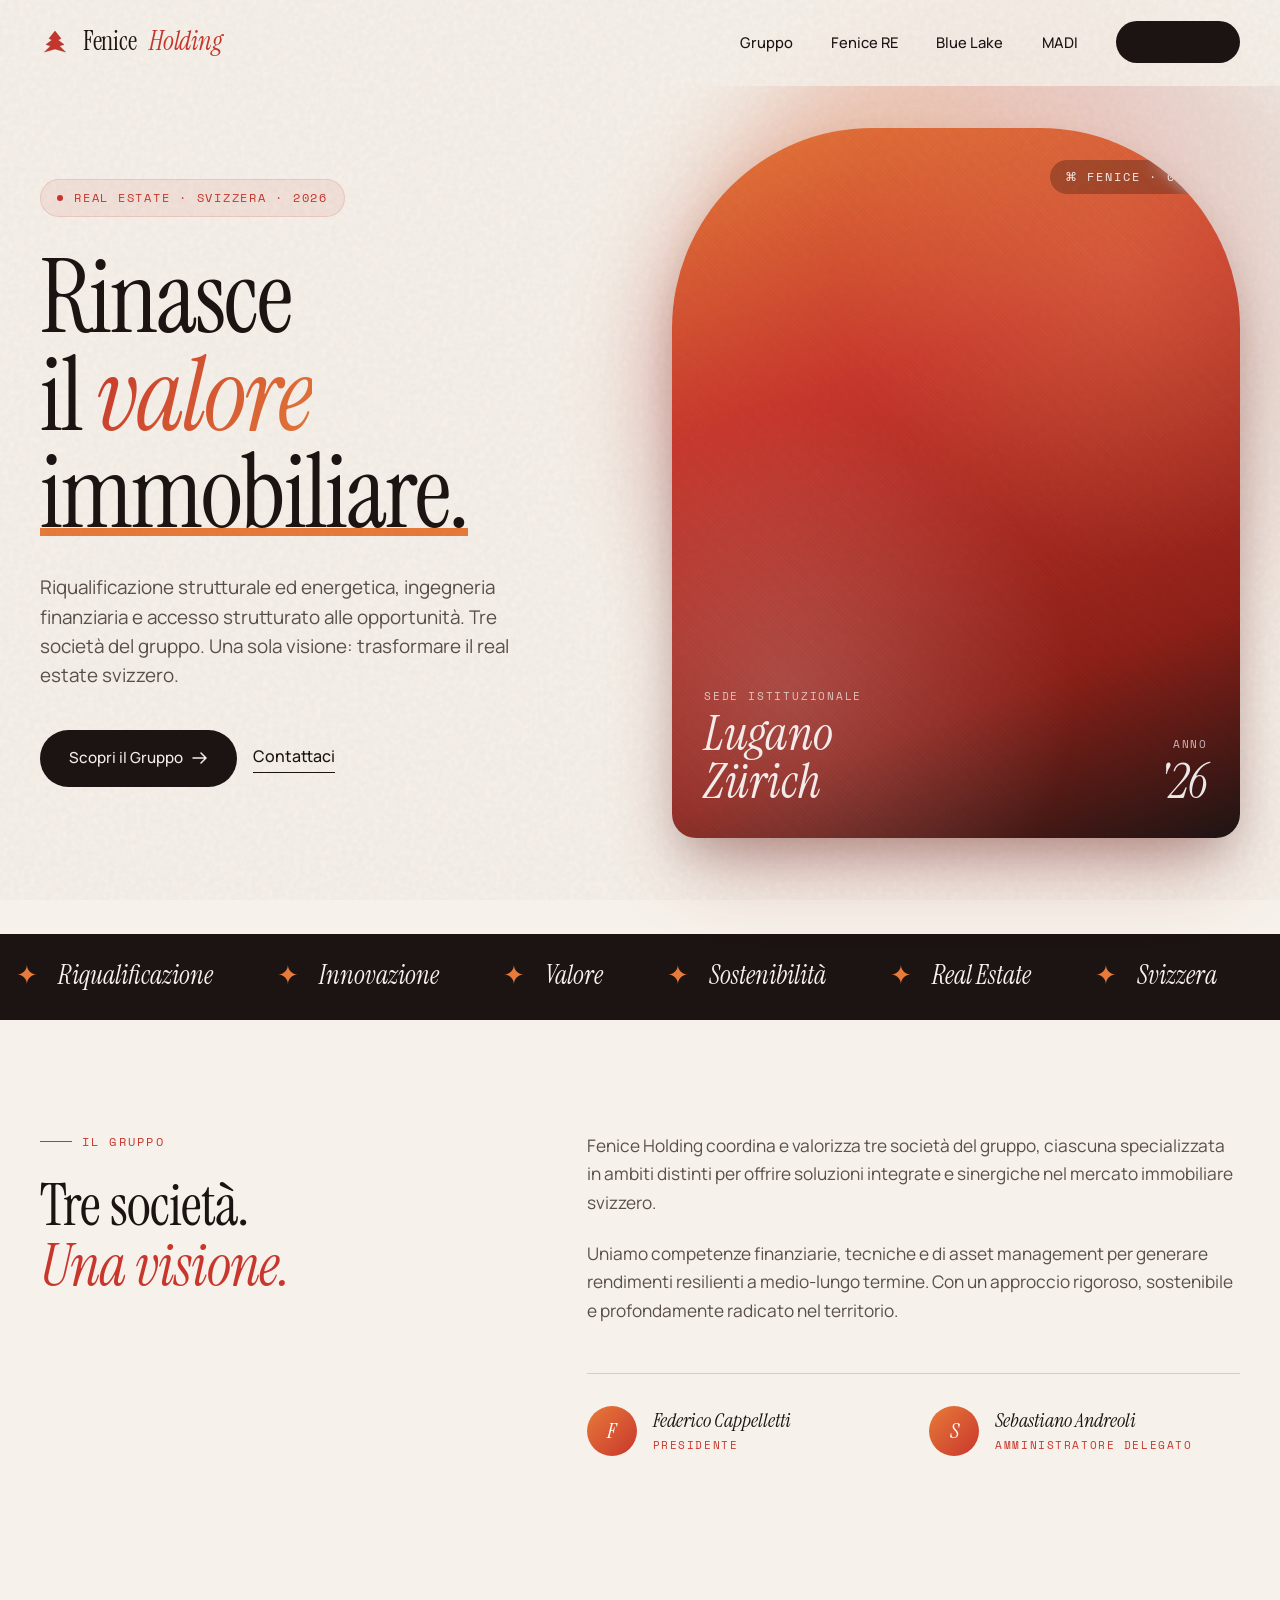
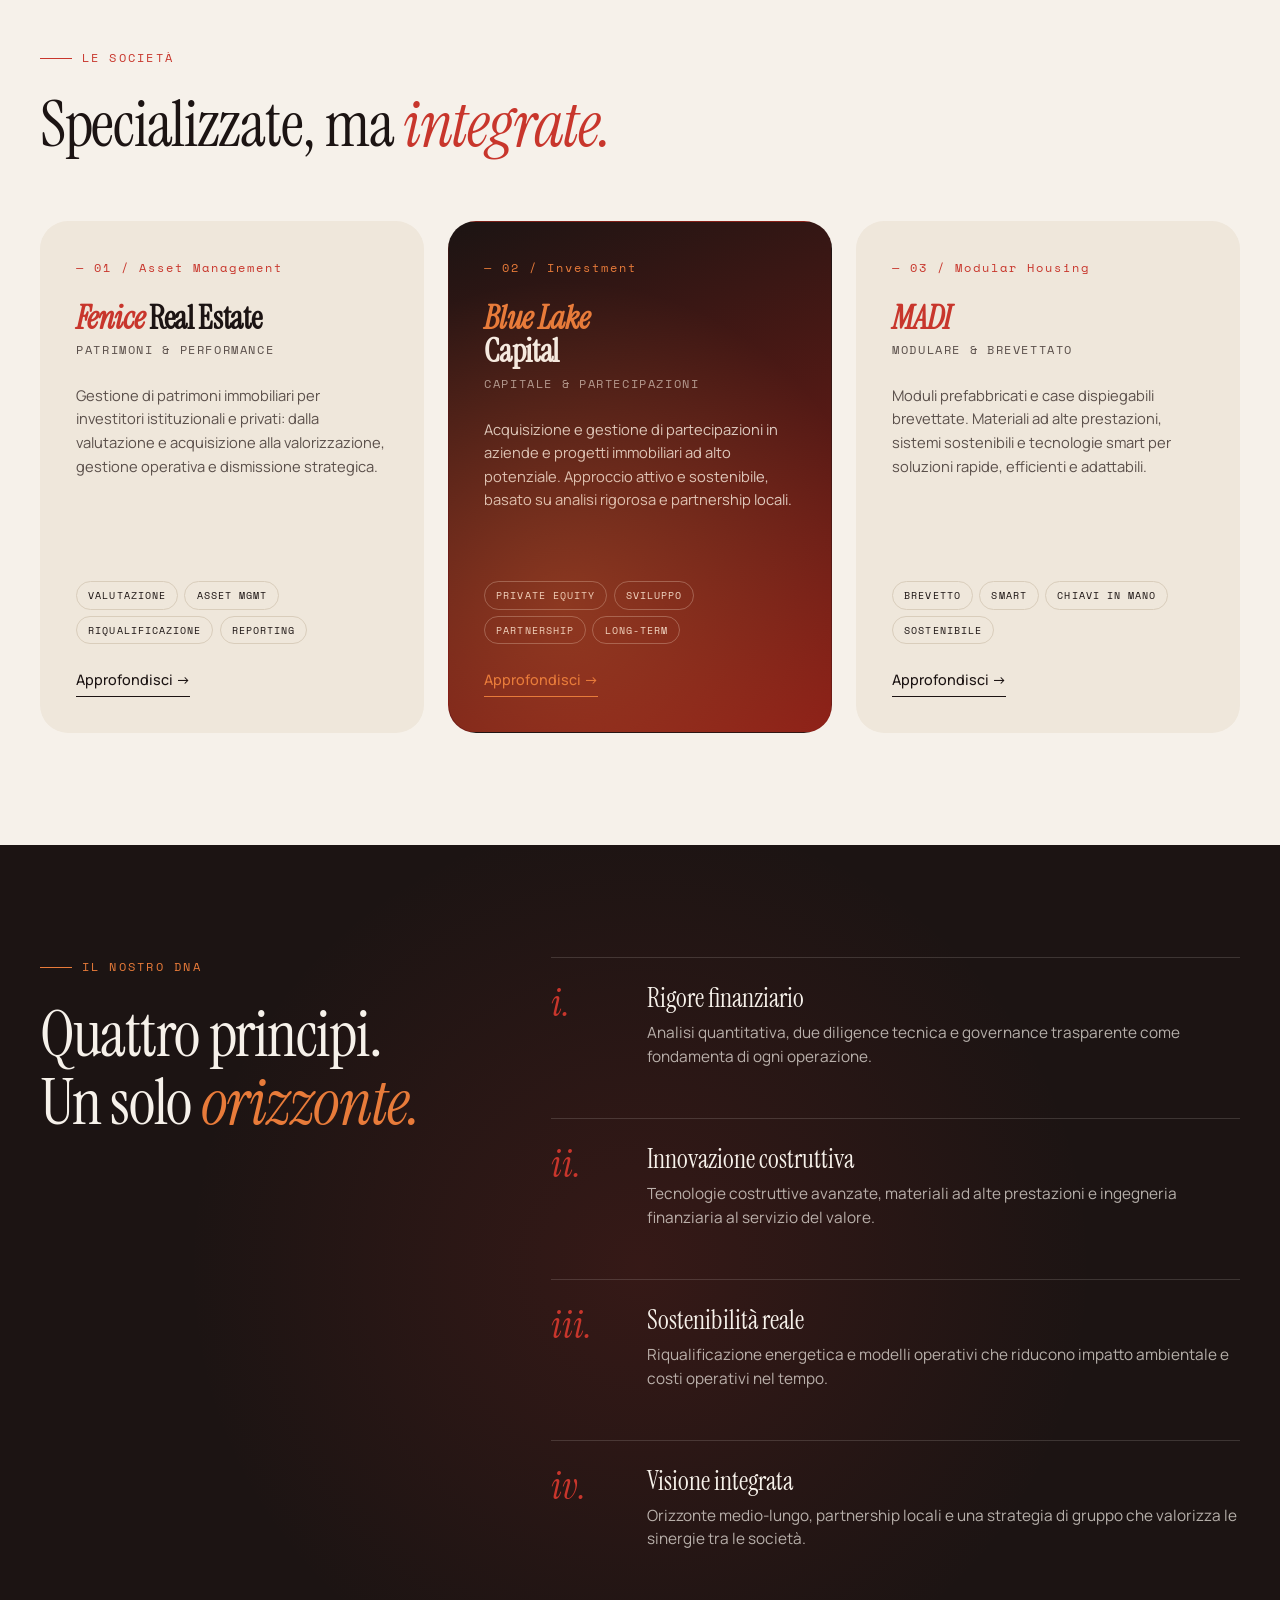
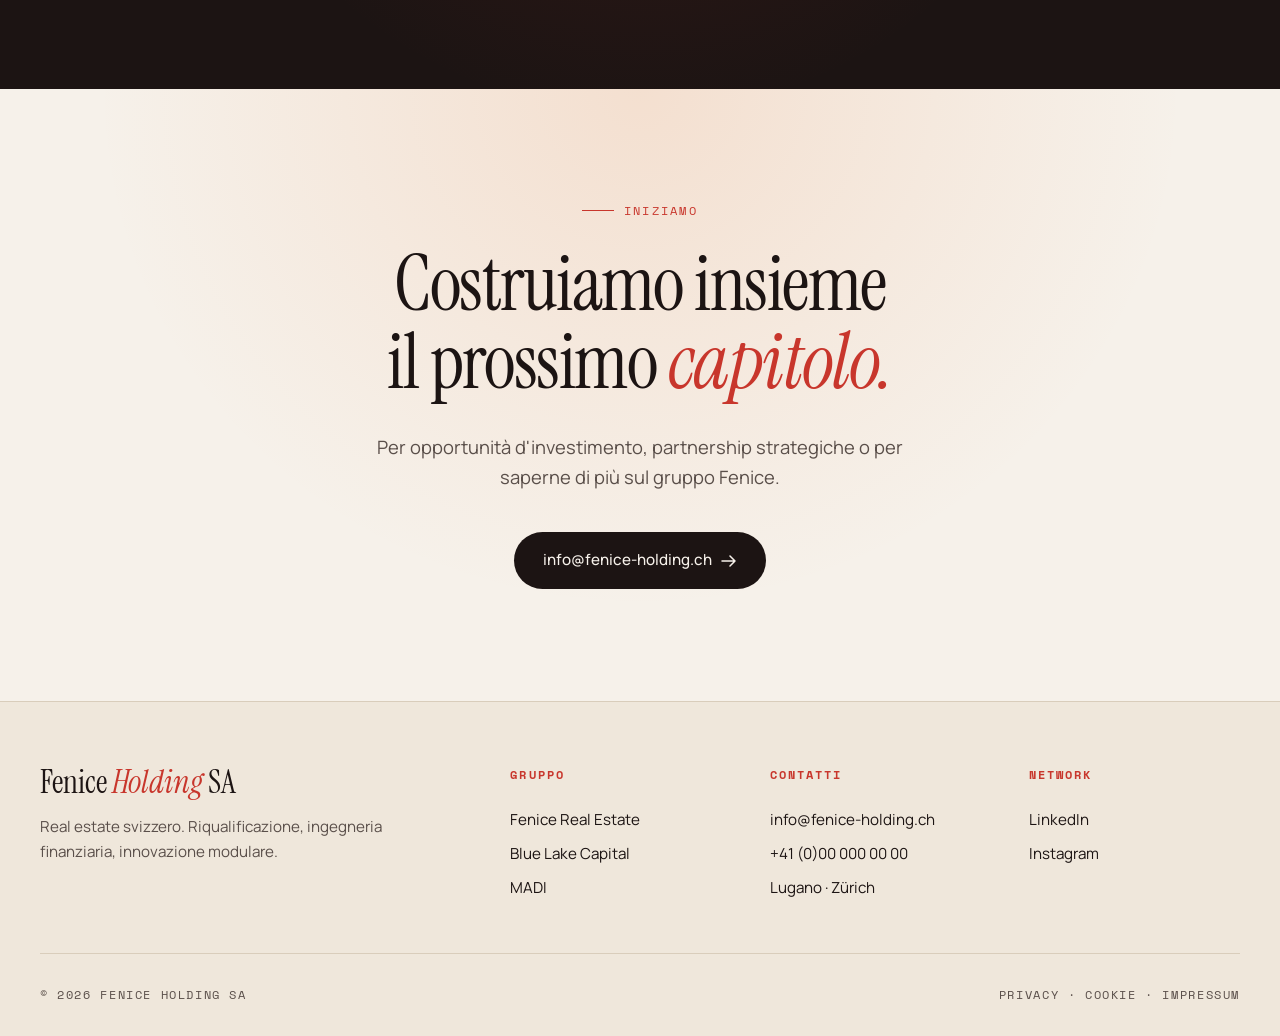
<file: fenice-preview/option-3-phoenix.html>
<!DOCTYPE html>
<html lang="it">
<head>
<meta charset="UTF-8" />
<meta name="viewport" content="width=device-width, initial-scale=1.0" />
<title>Fenice Holding SA — Phoenix</title>
<link rel="preconnect" href="https://fonts.googleapis.com">
<link rel="preconnect" href="https://fonts.gstatic.com" crossorigin>
<link href="https://fonts.googleapis.com/css2?family=Instrument+Serif:ital@0;1&family=Manrope:wght@300;400;500;600;700&family=Space+Mono:wght@400;700&display=swap" rel="stylesheet">
<style>
  :root {
    --cream: #f6f1ea;
    --cream-warm: #efe7db;
    --ink: #1c1413;
    --ink-soft: #5a4f4a;
    --red: #c8362c;
    --red-deep: #8c1f17;
    --ember: #e87b3a;
    --rule: #d9cdbb;
  }
  * { margin: 0; padding: 0; box-sizing: border-box; }
  html { scroll-behavior: smooth; }
  body {
    font-family: 'Manrope', sans-serif;
    background: var(--cream);
    color: var(--ink);
    line-height: 1.6;
    font-weight: 400;
    overflow-x: hidden;
    -webkit-font-smoothing: antialiased;
  }

  /* Grain overlay */
  body::before {
    content: ''; position: fixed; inset: 0; z-index: 200; pointer-events: none;
    opacity: 0.4; mix-blend-mode: multiply;
    background-image: url("data:image/svg+xml,%3Csvg viewBox='0 0 200 200' xmlns='http://www.w3.org/2000/svg'%3E%3Cfilter id='n'%3E%3CfeTurbulence type='fractalNoise' baseFrequency='0.85' numOctaves='2' stitchTiles='stitch'/%3E%3CfeColorMatrix values='0 0 0 0 0.1 0 0 0 0 0.08 0 0 0 0 0.07 0 0 0 0.13 0'/%3E%3C/filter%3E%3Crect width='100%25' height='100%25' filter='url(%23n)'/%3E%3C/svg%3E");
  }

  /* ============ NAV ============ */
  .nav {
    position: fixed; top: 0; left: 0; right: 0; z-index: 100;
    display: flex; justify-content: space-between; align-items: center;
    padding: 1.4rem 2.5rem;
    background: rgba(246, 241, 234, 0.85);
    backdrop-filter: blur(14px);
  }
  .brand {
    display: flex; align-items: center; gap: 0.8rem;
    font-family: 'Instrument Serif', serif;
    font-size: 1.6rem; letter-spacing: -0.01em;
  }
  .brand em { font-style: italic; color: var(--red); }
  .phoenix-icon {
    width: 30px; height: 30px;
    transition: transform .8s cubic-bezier(.4, 0, .2, 1);
  }
  .brand:hover .phoenix-icon { transform: rotate(-12deg) scale(1.1); }
  .nav-links { display: flex; gap: 2.4rem; list-style: none; align-items: center; }
  .nav-links a {
    text-decoration: none; color: var(--ink); font-size: 0.92rem;
    font-weight: 500; transition: color .3s; position: relative;
  }
  .nav-links a:hover { color: var(--red); }
  .nav-cta {
    background: var(--ink); color: var(--cream);
    padding: 0.7rem 1.4rem; border-radius: 999px;
    text-decoration: none; font-size: 0.85rem; font-weight: 500;
    transition: all .3s ease;
  }
  .nav-cta:hover { background: var(--red); transform: translateY(-1px); }

  /* ============ HERO ============ */
  .hero {
    min-height: 100vh;
    padding: 8rem 2.5rem 4rem;
    position: relative;
    display: grid;
    grid-template-columns: 1fr 1fr;
    gap: 4rem;
    align-items: center;
  }
  .hero-bg-shape {
    position: absolute;
    right: -10rem; top: 0;
    width: 50rem; height: 50rem;
    background:
      radial-gradient(circle at 30% 30%,
        rgba(232, 123, 58, 0.4) 0%,
        rgba(200, 54, 44, 0.2) 30%,
        rgba(140, 31, 23, 0.1) 50%,
        transparent 70%);
    border-radius: 50%;
    filter: blur(40px);
    animation: float 14s ease-in-out infinite;
    pointer-events: none;
  }
  @keyframes float {
    0%, 100% { transform: translate(0, 0) scale(1); }
    50% { transform: translate(-3rem, 2rem) scale(1.05); }
  }

  .hero-content { position: relative; z-index: 2; }
  .eyebrow {
    display: inline-flex; align-items: center; gap: 0.7rem;
    font-family: 'Space Mono', monospace; font-size: 0.78rem;
    letter-spacing: 0.14em; text-transform: uppercase;
    color: var(--red);
    background: rgba(200, 54, 44, 0.08);
    padding: 0.5rem 1rem; border-radius: 999px;
    border: 1px solid rgba(200, 54, 44, 0.15);
    margin-bottom: 2rem;
  }
  .eyebrow::before {
    content: ''; width: 6px; height: 6px; border-radius: 50%;
    background: var(--red); animation: pulse 2s infinite;
  }
  @keyframes pulse { 0%, 100% { opacity: 1; } 50% { opacity: 0.4; } }

  h1.display {
    font-family: 'Instrument Serif', serif;
    font-size: clamp(3.2rem, 8vw, 7rem);
    line-height: 0.95; letter-spacing: -0.02em; font-weight: 400;
    margin-bottom: 2rem;
  }
  h1.display em {
    font-style: italic; color: var(--red);
    background: linear-gradient(120deg, var(--red) 0%, var(--ember) 100%);
    -webkit-background-clip: text; background-clip: text; color: transparent;
  }
  h1.display .underline {
    position: relative; display: inline-block;
  }
  h1.display .underline::after {
    content: ''; position: absolute; bottom: 0.05em; left: 0; right: 0;
    height: 0.08em; background: var(--ember);
    transform: scaleX(0); transform-origin: left;
    animation: draw 1.4s 0.8s cubic-bezier(.5,0,.2,1) forwards;
  }
  @keyframes draw { to { transform: scaleX(1); } }

  .hero-lede {
    font-size: 1.18rem; line-height: 1.55; max-width: 32rem;
    color: var(--ink-soft); margin-bottom: 2.5rem;
  }
  .hero-actions { display: flex; gap: 1rem; align-items: center; flex-wrap: wrap; }
  .btn-primary {
    display: inline-flex; align-items: center; gap: 0.6rem;
    background: var(--ink); color: var(--cream);
    padding: 1rem 1.8rem; border-radius: 999px;
    text-decoration: none; font-size: 0.95rem; font-weight: 500;
    transition: all .3s cubic-bezier(.4,0,.2,1);
    overflow: hidden; position: relative;
  }
  .btn-primary::before {
    content: ''; position: absolute; inset: 0;
    background: linear-gradient(120deg, var(--red), var(--ember));
    transform: translateX(-101%); transition: transform .5s cubic-bezier(.4,0,.2,1);
  }
  .btn-primary:hover::before { transform: translateX(0); }
  .btn-primary span { position: relative; z-index: 1; }
  .btn-primary svg { position: relative; z-index: 1; transition: transform .3s; }
  .btn-primary:hover svg { transform: translateX(4px); }
  .btn-link {
    color: var(--ink); text-decoration: none; font-weight: 500;
    border-bottom: 1px solid var(--ink); padding-bottom: 0.2rem;
    transition: all .3s;
  }
  .btn-link:hover { color: var(--red); border-color: var(--red); }

  /* Hero Visual */
  .hero-visual {
    position: relative;
    aspect-ratio: 4/5;
    border-radius: 200px 200px 24px 24px;
    overflow: hidden;
    background:
      linear-gradient(160deg,
        var(--ember) 0%,
        var(--red) 35%,
        var(--red-deep) 75%,
        var(--ink) 100%);
    box-shadow:
      0 40px 80px -20px rgba(140, 31, 23, 0.4),
      0 20px 40px -10px rgba(28, 20, 19, 0.2);
    animation: rise 1.4s cubic-bezier(.2, 1, .3, 1) backwards;
  }
  @keyframes rise {
    from { opacity: 0; transform: translateY(40px); }
  }
  .hero-visual::before {
    content: ''; position: absolute; inset: 0;
    background-image:
      radial-gradient(circle at 20% 80%, rgba(255,255,255,0.18) 0%, transparent 40%),
      radial-gradient(circle at 80% 20%, rgba(255,180,100,0.25) 0%, transparent 40%);
  }
  .hero-visual::after {
    content: ''; position: absolute; inset: 0;
    background-image:
      repeating-linear-gradient(45deg, transparent, transparent 2px, rgba(255,255,255,0.04) 2px, rgba(255,255,255,0.04) 3px);
    mix-blend-mode: overlay;
  }
  .hero-visual-overlay {
    position: absolute; inset: 0; padding: 2rem;
    display: flex; flex-direction: column; justify-content: space-between;
    color: rgba(255,255,255,0.92);
  }
  .hero-visual-tag {
    align-self: flex-end;
    font-family: 'Space Mono', monospace; font-size: 0.72rem;
    letter-spacing: 0.16em; text-transform: uppercase;
    background: rgba(0,0,0,0.25); padding: 0.5rem 0.9rem; border-radius: 999px;
    backdrop-filter: blur(8px);
  }
  .hero-visual-foot {
    display: flex; justify-content: space-between; align-items: end;
  }
  .hero-visual-foot .label {
    font-family: 'Space Mono', monospace; font-size: 0.7rem;
    letter-spacing: 0.16em; text-transform: uppercase; opacity: 0.75;
  }
  .hero-visual-foot .value {
    font-family: 'Instrument Serif', serif; font-size: 3rem;
    font-style: italic; line-height: 1; margin-top: 0.3rem;
  }

  /* ============ MARQUEE ============ */
  .marquee {
    background: var(--ink); color: var(--cream);
    padding: 1.4rem 0; overflow: hidden;
    margin-top: 2rem;
  }
  .marquee-track {
    display: flex; gap: 3rem; white-space: nowrap;
    animation: scroll 38s linear infinite;
    font-family: 'Instrument Serif', serif; font-size: 1.6rem;
    font-style: italic;
  }
  .marquee-track span::before {
    content: ' ✦ '; color: var(--ember); margin: 0 1rem;
    font-style: normal;
  }
  @keyframes scroll {
    from { transform: translateX(0); } to { transform: translateX(-50%); }
  }

  /* ============ INTRO ============ */
  .intro {
    padding: 7rem 2.5rem;
    display: grid; grid-template-columns: 1fr 1.4fr; gap: 5rem;
    max-width: 1500px; margin: 0 auto;
  }
  .section-marker {
    font-family: 'Space Mono', monospace; font-size: 0.78rem;
    letter-spacing: 0.18em; text-transform: uppercase;
    color: var(--red); display: flex; align-items: center; gap: 0.6rem;
  }
  .section-marker::before {
    content: ''; width: 32px; height: 1px; background: var(--red);
  }
  .intro h2 {
    font-family: 'Instrument Serif', serif;
    font-size: clamp(2.3rem, 4.5vw, 3.8rem);
    line-height: 1.05; letter-spacing: -0.015em; font-weight: 400;
    margin-top: 1.5rem;
  }
  .intro h2 em { font-style: italic; color: var(--red); }
  .intro p {
    font-size: 1.08rem; line-height: 1.65; color: var(--ink-soft);
    margin-bottom: 1.4rem;
  }
  .leadership {
    margin-top: 3rem; padding-top: 2rem;
    border-top: 1px solid var(--rule);
    display: grid; grid-template-columns: 1fr 1fr; gap: 2rem;
  }
  .leader-card {
    display: flex; align-items: center; gap: 1rem;
  }
  .leader-avatar {
    width: 50px; height: 50px; border-radius: 50%;
    background: linear-gradient(135deg, var(--ember), var(--red));
    display: grid; place-items: center;
    font-family: 'Instrument Serif', serif;
    font-size: 1.4rem; font-style: italic; color: white;
    flex-shrink: 0;
  }
  .leader-name {
    font-family: 'Instrument Serif', serif; font-size: 1.25rem;
    font-style: italic; line-height: 1.1;
  }
  .leader-role {
    font-family: 'Space Mono', monospace; font-size: 0.7rem;
    letter-spacing: 0.14em; text-transform: uppercase; color: var(--red);
    margin-top: 0.3rem;
  }

  /* ============ COMPANIES ============ */
  .companies {
    padding: 5rem 2.5rem 7rem;
    max-width: 1500px; margin: 0 auto;
  }
  .companies-head {
    margin-bottom: 4rem; max-width: 50rem;
  }
  .companies-head h2 {
    font-family: 'Instrument Serif', serif;
    font-size: clamp(2.4rem, 5vw, 4.4rem);
    line-height: 1.02; letter-spacing: -0.02em; font-weight: 400;
    margin-top: 1.5rem;
  }
  .companies-head h2 em { font-style: italic; color: var(--red); }

  .companies-grid {
    display: grid; grid-template-columns: 1fr 1fr 1fr; gap: 1.5rem;
  }
  .company-card {
    background: var(--cream-warm);
    border-radius: 28px;
    padding: 2.2rem;
    position: relative; overflow: hidden;
    transition: all .5s cubic-bezier(.4, 0, .2, 1);
    border: 1px solid transparent;
    display: flex; flex-direction: column;
    min-height: 32rem;
  }
  .company-card:hover {
    transform: translateY(-6px);
    border-color: var(--red);
    box-shadow: 0 30px 50px -20px rgba(28, 20, 19, 0.18);
  }
  .company-card.featured {
    background: linear-gradient(160deg, var(--ink) 0%, var(--red-deep) 100%);
    color: var(--cream);
  }
  .company-card.featured .company-num,
  .company-card.featured .company-desc { color: rgba(246, 241, 234, 0.85); }
  .company-card.featured .company-tag-list span {
    border-color: rgba(246, 241, 234, 0.3); color: var(--cream);
  }
  .company-card.featured .company-link { color: var(--ember); border-color: var(--ember); }

  .company-num {
    font-family: 'Space Mono', monospace; font-size: 0.78rem;
    letter-spacing: 0.16em; color: var(--red);
    margin-bottom: 1.5rem;
  }
  .company-card.featured .company-num { color: var(--ember); }
  .company-name {
    font-family: 'Instrument Serif', serif;
    font-size: 2rem; line-height: 1.05;
    letter-spacing: -0.01em; margin-bottom: 0.4rem;
  }
  .company-name em { font-style: italic; color: var(--red); }
  .company-card.featured .company-name em { color: var(--ember); }
  .company-sub {
    font-family: 'Space Mono', monospace; font-size: 0.72rem;
    letter-spacing: 0.14em; text-transform: uppercase;
    color: var(--ink-soft); margin-bottom: 1.5rem;
  }
  .company-card.featured .company-sub { color: rgba(246,241,234,0.6); }

  .company-desc {
    font-size: 0.92rem; line-height: 1.6; color: var(--ink-soft);
    margin-bottom: 1.6rem; flex-grow: 1;
  }
  .company-tag-list {
    display: flex; flex-wrap: wrap; gap: 0.4rem;
    margin-bottom: 1.5rem;
  }
  .company-tag-list span {
    font-family: 'Space Mono', monospace; font-size: 0.65rem;
    padding: 0.3rem 0.7rem; border: 1px solid var(--rule);
    border-radius: 999px; text-transform: uppercase; letter-spacing: 0.1em;
    color: var(--ink);
  }
  .company-link {
    display: inline-flex; align-items: center; gap: 0.5rem;
    font-size: 0.9rem; font-weight: 500;
    color: var(--ink); text-decoration: none;
    border-bottom: 1px solid var(--ink); padding-bottom: 0.3rem;
    align-self: flex-start;
    transition: all .3s;
  }
  .company-link:hover { color: var(--red); border-color: var(--red); gap: 0.8rem; }
  .company-card .glow {
    position: absolute; bottom: -50%; right: -30%;
    width: 200%; aspect-ratio: 1;
    background: radial-gradient(circle, rgba(232, 123, 58, 0.15) 0%, transparent 60%);
    pointer-events: none;
    opacity: 0; transition: opacity .5s;
  }
  .company-card:hover .glow { opacity: 1; }
  .company-card.featured .glow {
    background: radial-gradient(circle, rgba(232, 123, 58, 0.3) 0%, transparent 60%);
    opacity: 1;
  }

  /* ============ MANIFESTO ============ */
  .manifesto {
    padding: 7rem 2.5rem;
    background: var(--ink); color: var(--cream);
    position: relative; overflow: hidden;
  }
  .manifesto::before {
    content: ''; position: absolute; top: 50%; left: 50%;
    transform: translate(-50%, -50%);
    width: 80rem; height: 80rem;
    background: radial-gradient(circle,
      rgba(200, 54, 44, 0.15) 0%,
      transparent 50%);
    pointer-events: none;
  }
  .manifesto-inner {
    max-width: 1300px; margin: 0 auto; position: relative;
    display: grid; grid-template-columns: 1fr 1.6fr; gap: 5rem;
  }
  .manifesto h2 {
    font-family: 'Instrument Serif', serif;
    font-size: clamp(2.4rem, 5vw, 4rem);
    line-height: 1.05; letter-spacing: -0.02em; font-weight: 400;
    margin-top: 1.5rem;
  }
  .manifesto h2 em { font-style: italic; color: var(--ember); }
  .manifesto .section-marker { color: var(--ember); }
  .manifesto .section-marker::before { background: var(--ember); }
  .values-list {
    display: grid; gap: 1.5rem;
  }
  .value-row {
    display: grid; grid-template-columns: auto 1fr; gap: 2rem;
    padding: 1.6rem 0;
    border-top: 1px solid rgba(246, 241, 234, 0.15);
    align-items: start;
    transition: padding .3s;
  }
  .value-row:hover { padding-left: 1rem; }
  .value-row:hover .value-num { color: var(--ember); }
  .value-num {
    font-family: 'Instrument Serif', serif;
    font-size: 2.4rem; font-style: italic;
    color: var(--red); line-height: 1;
    transition: color .3s;
    min-width: 4rem;
  }
  .value-row h3 {
    font-family: 'Instrument Serif', serif;
    font-size: 1.6rem; line-height: 1.2; font-weight: 400;
    margin-bottom: 0.4rem;
  }
  .value-row p {
    font-size: 0.96rem; line-height: 1.55;
    color: rgba(246, 241, 234, 0.7);
  }

  /* ============ CTA ============ */
  .cta {
    padding: 7rem 2.5rem; text-align: center;
    background:
      radial-gradient(ellipse at center top, rgba(232, 123, 58, 0.15) 0%, transparent 60%),
      var(--cream);
  }
  .cta h2 {
    font-family: 'Instrument Serif', serif;
    font-size: clamp(2.4rem, 6vw, 4.8rem);
    line-height: 1.02; letter-spacing: -0.02em; font-weight: 400;
    max-width: 22ch; margin: 0 auto 2rem;
  }
  .cta h2 em { font-style: italic; color: var(--red); }
  .cta p {
    font-size: 1.15rem; max-width: 36rem; margin: 0 auto 2.5rem;
    color: var(--ink-soft);
  }

  /* ============ FOOTER ============ */
  footer {
    padding: 4rem 2.5rem 2rem;
    background: var(--cream-warm);
    border-top: 1px solid var(--rule);
  }
  .footer-grid {
    max-width: 1500px; margin: 0 auto;
    display: grid; grid-template-columns: 2fr 1fr 1fr 1fr; gap: 3rem;
    padding-bottom: 3rem;
  }
  .footer-brand .name {
    font-family: 'Instrument Serif', serif; font-size: 2rem;
    line-height: 1.05;
  }
  .footer-brand .name em { font-style: italic; color: var(--red); }
  .footer-brand p {
    margin-top: 1rem; color: var(--ink-soft); font-size: 0.95rem;
    max-width: 22rem;
  }
  .footer-col h4 {
    font-family: 'Space Mono', monospace; font-size: 0.72rem;
    letter-spacing: 0.18em; text-transform: uppercase;
    color: var(--red); margin-bottom: 1.2rem;
  }
  .footer-col a {
    display: block; color: var(--ink); text-decoration: none;
    font-size: 0.95rem; padding: 0.3rem 0;
    transition: all .3s;
  }
  .footer-col a:hover { color: var(--red); padding-left: 0.4rem; }
  .footer-base {
    max-width: 1500px; margin: 0 auto;
    padding-top: 2rem; border-top: 1px solid var(--rule);
    display: flex; justify-content: space-between;
    font-family: 'Space Mono', monospace; font-size: 0.72rem;
    letter-spacing: 0.14em; text-transform: uppercase; color: var(--ink-soft);
  }

  @media (max-width: 1000px) {
    .nav { padding: 1rem 1.5rem; }
    .nav-links { display: none; }
    .hero { grid-template-columns: 1fr; padding: 7rem 1.5rem 3rem; gap: 2.5rem; }
    .hero-visual { aspect-ratio: 4/3; border-radius: 100px 100px 16px 16px; }
    .intro, .companies, .manifesto, .cta { padding: 4rem 1.5rem; }
    .intro, .manifesto-inner { grid-template-columns: 1fr; gap: 2rem; }
    .companies-grid { grid-template-columns: 1fr; }
    .company-card { min-height: auto; }
    .leadership { grid-template-columns: 1fr; }
    .footer-grid { grid-template-columns: 1fr 1fr; }
    .footer-base { flex-direction: column; gap: 0.8rem; }
  }
</style>
</head>
<body>

<header class="nav">
  <div class="brand">
    <svg class="phoenix-icon" viewBox="0 0 40 40" fill="none">
      <path d="M20 4 L28 14 L24 16 L32 22 L26 24 L34 32 L20 28 L6 32 L14 24 L8 22 L16 16 L12 14 Z"
            fill="#c8362c" stroke="#8c1f17" stroke-width="0.5" stroke-linejoin="round"/>
    </svg>
    Fenice <em>Holding</em>
  </div>
  <ul class="nav-links">
    <li><a href="#gruppo">Gruppo</a></li>
    <li><a href="#fenice-re">Fenice RE</a></li>
    <li><a href="#blue-lake">Blue Lake</a></li>
    <li><a href="#madi">MADI</a></li>
    <li><a href="#contatti" class="nav-cta">Parliamo →</a></li>
  </ul>
</header>

<section class="hero">
  <div class="hero-bg-shape"></div>
  <div class="hero-content">
    <div class="eyebrow">Real Estate · Svizzera · 2026</div>
    <h1 class="display">
      Rinasce<br>
      il <em>valore</em><br>
      <span class="underline">immobiliare.</span>
    </h1>
    <p class="hero-lede">
      Riqualificazione strutturale ed energetica, ingegneria finanziaria e accesso strutturato
      alle opportunità. Tre società del gruppo. Una sola visione: trasformare il real estate svizzero.
    </p>
    <div class="hero-actions">
      <a href="#gruppo" class="btn-primary">
        <span>Scopri il Gruppo</span>
        <svg width="16" height="12" viewBox="0 0 16 12" fill="none">
          <path d="M1 6h13m0 0L9 1m5 5L9 11" stroke="currentColor" stroke-width="1.5" stroke-linecap="round" stroke-linejoin="round"/>
        </svg>
      </a>
      <a href="#contatti" class="btn-link">Contattaci</a>
    </div>
  </div>

  <div class="hero-visual">
    <div class="hero-visual-overlay">
      <span class="hero-visual-tag">⌘ Fenice · 001</span>
      <div class="hero-visual-foot">
        <div>
          <div class="label">Sede istituzionale</div>
          <div class="value">Lugano<br>Zürich</div>
        </div>
        <div style="text-align:right;">
          <div class="label">Anno</div>
          <div class="value">'26</div>
        </div>
      </div>
    </div>
  </div>
</section>

<div class="marquee">
  <div class="marquee-track">
    <span>Riqualificazione</span><span>Innovazione</span><span>Valore</span>
    <span>Sostenibilità</span><span>Real Estate</span><span>Svizzera</span>
    <span>Riqualificazione</span><span>Innovazione</span><span>Valore</span>
    <span>Sostenibilità</span><span>Real Estate</span><span>Svizzera</span>
  </div>
</div>

<section class="intro" id="gruppo">
  <div>
    <div class="section-marker">Il Gruppo</div>
    <h2>Tre società.<br><em>Una visione.</em></h2>
  </div>
  <div>
    <p>
      Fenice Holding coordina e valorizza tre società del gruppo, ciascuna specializzata in ambiti
      distinti per offrire soluzioni integrate e sinergiche nel mercato immobiliare svizzero.
    </p>
    <p>
      Uniamo competenze finanziarie, tecniche e di asset management per generare rendimenti resilienti
      a medio-lungo termine. Con un approccio rigoroso, sostenibile e profondamente radicato nel territorio.
    </p>
    <div class="leadership">
      <div class="leader-card">
        <div class="leader-avatar">F</div>
        <div>
          <div class="leader-name">Federico Cappelletti</div>
          <div class="leader-role">Presidente</div>
        </div>
      </div>
      <div class="leader-card">
        <div class="leader-avatar">S</div>
        <div>
          <div class="leader-name">Sebastiano Andreoli</div>
          <div class="leader-role">Amministratore Delegato</div>
        </div>
      </div>
    </div>
  </div>
</section>

<section class="companies">
  <div class="companies-head">
    <div class="section-marker">Le società</div>
    <h2>Specializzate, ma <em>integrate.</em></h2>
  </div>

  <div class="companies-grid">
    <article class="company-card" id="fenice-re">
      <div class="glow"></div>
      <div class="company-num">— 01 / Asset Management</div>
      <h3 class="company-name"><em>Fenice</em> Real Estate</h3>
      <div class="company-sub">Patrimoni & Performance</div>
      <p class="company-desc">
        Gestione di patrimoni immobiliari per investitori istituzionali e privati: dalla valutazione
        e acquisizione alla valorizzazione, gestione operativa e dismissione strategica.
      </p>
      <div class="company-tag-list">
        <span>Valutazione</span><span>Asset Mgmt</span><span>Riqualificazione</span><span>Reporting</span>
      </div>
      <a href="#" class="company-link">Approfondisci →</a>
    </article>

    <article class="company-card featured" id="blue-lake">
      <div class="glow"></div>
      <div class="company-num">— 02 / Investment</div>
      <h3 class="company-name"><em>Blue Lake</em><br>Capital</h3>
      <div class="company-sub">Capitale & Partecipazioni</div>
      <p class="company-desc">
        Acquisizione e gestione di partecipazioni in aziende e progetti immobiliari ad alto potenziale.
        Approccio attivo e sostenibile, basato su analisi rigorosa e partnership locali.
      </p>
      <div class="company-tag-list">
        <span>Private Equity</span><span>Sviluppo</span><span>Partnership</span><span>Long-Term</span>
      </div>
      <a href="#" class="company-link">Approfondisci →</a>
    </article>

    <article class="company-card" id="madi">
      <div class="glow"></div>
      <div class="company-num">— 03 / Modular Housing</div>
      <h3 class="company-name"><em>MADI</em></h3>
      <div class="company-sub">Modulare & Brevettato</div>
      <p class="company-desc">
        Moduli prefabbricati e case dispiegabili brevettate. Materiali ad alte prestazioni, sistemi
        sostenibili e tecnologie smart per soluzioni rapide, efficienti e adattabili.
      </p>
      <div class="company-tag-list">
        <span>Brevetto</span><span>Smart</span><span>Chiavi in mano</span><span>Sostenibile</span>
      </div>
      <a href="#" class="company-link">Approfondisci →</a>
    </article>
  </div>
</section>

<section class="manifesto">
  <div class="manifesto-inner">
    <div>
      <div class="section-marker">Il nostro DNA</div>
      <h2>Quattro principi.<br>Un solo <em>orizzonte.</em></h2>
    </div>
    <div class="values-list">
      <div class="value-row">
        <div class="value-num">i.</div>
        <div>
          <h3>Rigore finanziario</h3>
          <p>Analisi quantitativa, due diligence tecnica e governance trasparente come fondamenta di ogni operazione.</p>
        </div>
      </div>
      <div class="value-row">
        <div class="value-num">ii.</div>
        <div>
          <h3>Innovazione costruttiva</h3>
          <p>Tecnologie costruttive avanzate, materiali ad alte prestazioni e ingegneria finanziaria al servizio del valore.</p>
        </div>
      </div>
      <div class="value-row">
        <div class="value-num">iii.</div>
        <div>
          <h3>Sostenibilità reale</h3>
          <p>Riqualificazione energetica e modelli operativi che riducono impatto ambientale e costi operativi nel tempo.</p>
        </div>
      </div>
      <div class="value-row">
        <div class="value-num">iv.</div>
        <div>
          <h3>Visione integrata</h3>
          <p>Orizzonte medio-lungo, partnership locali e una strategia di gruppo che valorizza le sinergie tra le società.</p>
        </div>
      </div>
    </div>
  </div>
</section>

<section class="cta" id="contatti">
  <div class="section-marker" style="justify-content:center;">Iniziamo</div>
  <h2 style="margin-top:1.5rem;">Costruiamo insieme<br>il prossimo <em>capitolo.</em></h2>
  <p>Per opportunità d'investimento, partnership strategiche o per saperne di più sul gruppo Fenice.</p>
  <a href="mailto:info@fenice-holding.ch" class="btn-primary">
    <span>info@fenice-holding.ch</span>
    <svg width="16" height="12" viewBox="0 0 16 12" fill="none">
      <path d="M1 6h13m0 0L9 1m5 5L9 11" stroke="currentColor" stroke-width="1.5" stroke-linecap="round" stroke-linejoin="round"/>
    </svg>
  </a>
</section>

<footer>
  <div class="footer-grid">
    <div class="footer-brand">
      <div class="name">Fenice <em>Holding</em> SA</div>
      <p>Real estate svizzero. Riqualificazione, ingegneria finanziaria, innovazione modulare.</p>
    </div>
    <div class="footer-col">
      <h4>Gruppo</h4>
      <a href="#fenice-re">Fenice Real Estate</a>
      <a href="#blue-lake">Blue Lake Capital</a>
      <a href="#madi">MADI</a>
    </div>
    <div class="footer-col">
      <h4>Contatti</h4>
      <a href="mailto:info@fenice-holding.ch">info@fenice-holding.ch</a>
      <a href="tel:+41000000000">+41 (0)00 000 00 00</a>
      <a href="#">Lugano · Zürich</a>
    </div>
    <div class="footer-col">
      <h4>Network</h4>
      <a href="#">LinkedIn</a>
      <a href="#">Instagram</a>
    </div>
  </div>
  <div class="footer-base">
    <span>© 2026 Fenice Holding SA</span>
    <span>Privacy · Cookie · Impressum</span>
  </div>
</footer>

</body>
</html>
</file>
<file: theme.css>
/* Dark mode — token overrides (load after page-specific :root) */
html[data-theme="dark"] {
  color-scheme: dark;
  --paper: #131211;
  --paper-warm: #1c1a18;
  --ink: #f4f1eb;
  --ink-soft: #b5aea6;
  --ink-mute: #8a837a;
  --red: #e64d4f;
  --red-deep: #ff6b6d;
  --red-soft: #3a2426;
  --rule: #32302c;
  --rule-soft: #252321;
  --topbar-bg: rgba(22, 21, 20, 0.94);
  --values-bg: #0b0a09;
  --values-fg: #f2efe8;
  --values-muted: rgba(242, 239, 232, 0.72);
  --values-dim: rgba(242, 239, 232, 0.55);
  --values-rule: rgba(242, 239, 232, 0.16);
  --values-accent: #ff6a6d;
}

html[data-theme="dark"] .footer-brand-block img {
  filter: brightness(0) invert(1) opacity(0.9);
}
</file>
<file: legal.css>
@import "theme.css";

:root {
  --paper: #fbfaf7;
  --paper-warm: #f4f0e8;
  --ink: #0e0e0e;
  --ink-soft: #5a5450;
  --ink-mute: #8a8580;
  --red: #da3233;
  --rule: #e8e3dc;
  --topbar-bg: rgba(251, 250, 247, 0.94);
}

* { margin: 0; padding: 0; box-sizing: border-box; }

html { scroll-behavior: smooth; }

body {
  font-family: 'Outfit', sans-serif;
  background: var(--paper);
  color: var(--ink);
  font-weight: 300;
  line-height: 1.7;
  font-size: 1rem;
  -webkit-font-smoothing: antialiased;
}

.legal-topbar {
  position: sticky;
  top: 0;
  z-index: 50;
  display: flex;
  align-items: center;
  justify-content: space-between;
  flex-wrap: wrap;
  gap: 1rem;
  padding: 1rem 1.5rem;
  background: var(--topbar-bg);
  backdrop-filter: blur(12px);
  border-bottom: 1px solid var(--rule);
}

.legal-topbar a.brand {
  text-decoration: none;
  color: var(--ink);
  font-family: 'Cormorant Garamond', serif;
  font-size: 1rem;
  font-weight: 500;
  letter-spacing: 0.18em;
  text-transform: uppercase;
}

.legal-topbar a.brand em {
  font-style: italic;
  color: var(--red);
  letter-spacing: 0.1em;
}

.legal-topbar__nav {
  display: flex;
  align-items: center;
  gap: 1.25rem;
  flex-wrap: wrap;
}

.legal-topbar__nav a {
  font-size: 0.72rem;
  letter-spacing: 0.14em;
  text-transform: uppercase;
  font-weight: 500;
  color: var(--ink-mute);
  text-decoration: none;
  transition: color 0.2s ease;
}

.legal-topbar__nav a:hover,
.legal-topbar__nav a[aria-current="page"] {
  color: var(--red);
}

.lang-switch,
.theme-switch { display: inline-flex; gap: 0.3rem; }

.lang-btn {
  border: 1px solid var(--rule);
  background: transparent;
  color: var(--ink-mute);
  font-family: 'Outfit', sans-serif;
  font-size: 0.62rem;
  letter-spacing: 0.14em;
  text-transform: uppercase;
  padding: 0.35rem 0.55rem;
  cursor: pointer;
  font-weight: 500;
}

.lang-btn[aria-pressed="true"] {
  background: var(--ink);
  color: var(--paper);
  border-color: var(--ink);
}

.legal-main {
  max-width: 42rem;
  margin: 0 auto;
  padding: 3rem 1.5rem 5rem;
}

.legal-kicker {
  font-size: 0.7rem;
  letter-spacing: 0.22em;
  text-transform: uppercase;
  color: var(--red);
  font-weight: 500;
  margin-bottom: 0.75rem;
}

.legal-main h1 {
  font-family: 'Cormorant Garamond', serif;
  font-size: clamp(2rem, 5vw, 2.75rem);
  font-weight: 400;
  letter-spacing: -0.02em;
  line-height: 1.1;
  margin-bottom: 1.5rem;
}

.legal-updated {
  font-size: 0.85rem;
  color: var(--ink-mute);
  margin-bottom: 2.5rem;
  padding-bottom: 1.5rem;
  border-bottom: 1px solid var(--rule);
}

.legal-main h2 {
  font-family: 'Cormorant Garamond', serif;
  font-size: 1.35rem;
  font-weight: 500;
  margin: 2.25rem 0 0.75rem;
  letter-spacing: -0.01em;
}

.legal-main h2:first-of-type {
  margin-top: 0;
}

.legal-main p {
  margin-bottom: 1rem;
  color: var(--ink-soft);
}

.legal-main ul {
  margin: 0.5rem 0 1.25rem 1.25rem;
  color: var(--ink-soft);
}

.legal-main li {
  margin-bottom: 0.4rem;
}

.legal-main a {
  color: var(--red);
  text-decoration: underline;
  text-underline-offset: 0.15em;
}

.legal-main a:hover {
  color: var(--ink);
}

.legal-note {
  font-size: 0.9rem;
  padding: 1rem 1.1rem;
  background: var(--paper-warm);
  border-left: 3px solid var(--red);
  margin: 1.5rem 0;
  color: var(--ink-soft);
}

.legal-footer {
  max-width: 42rem;
  margin: 0 auto;
  padding: 2rem 1.5rem 3rem;
  border-top: 1px solid var(--rule);
  font-size: 0.78rem;
  letter-spacing: 0.06em;
  color: var(--ink-mute);
  display: flex;
  flex-wrap: wrap;
  gap: 0.75rem 1.25rem;
  align-items: center;
}

.legal-footer a {
  color: var(--ink-mute);
  text-decoration: none;
  border-bottom: 1px solid transparent;
  transition: color 0.2s ease, border-color 0.2s ease;
}

.legal-footer a:hover {
  color: var(--red);
  border-bottom-color: rgba(218, 50, 51, 0.35);
}

@media (max-width: 640px) {
  .legal-topbar {
    gap: 0.5rem 1rem;
    padding: 0.85rem 1.25rem;
  }
  .legal-topbar__nav {
    width: 100%;
    gap: 0.5rem 1.1rem;
  }
  .legal-topbar .lang-switch,
  .legal-topbar .theme-switch {
    display: none;
  }
}
</file>
